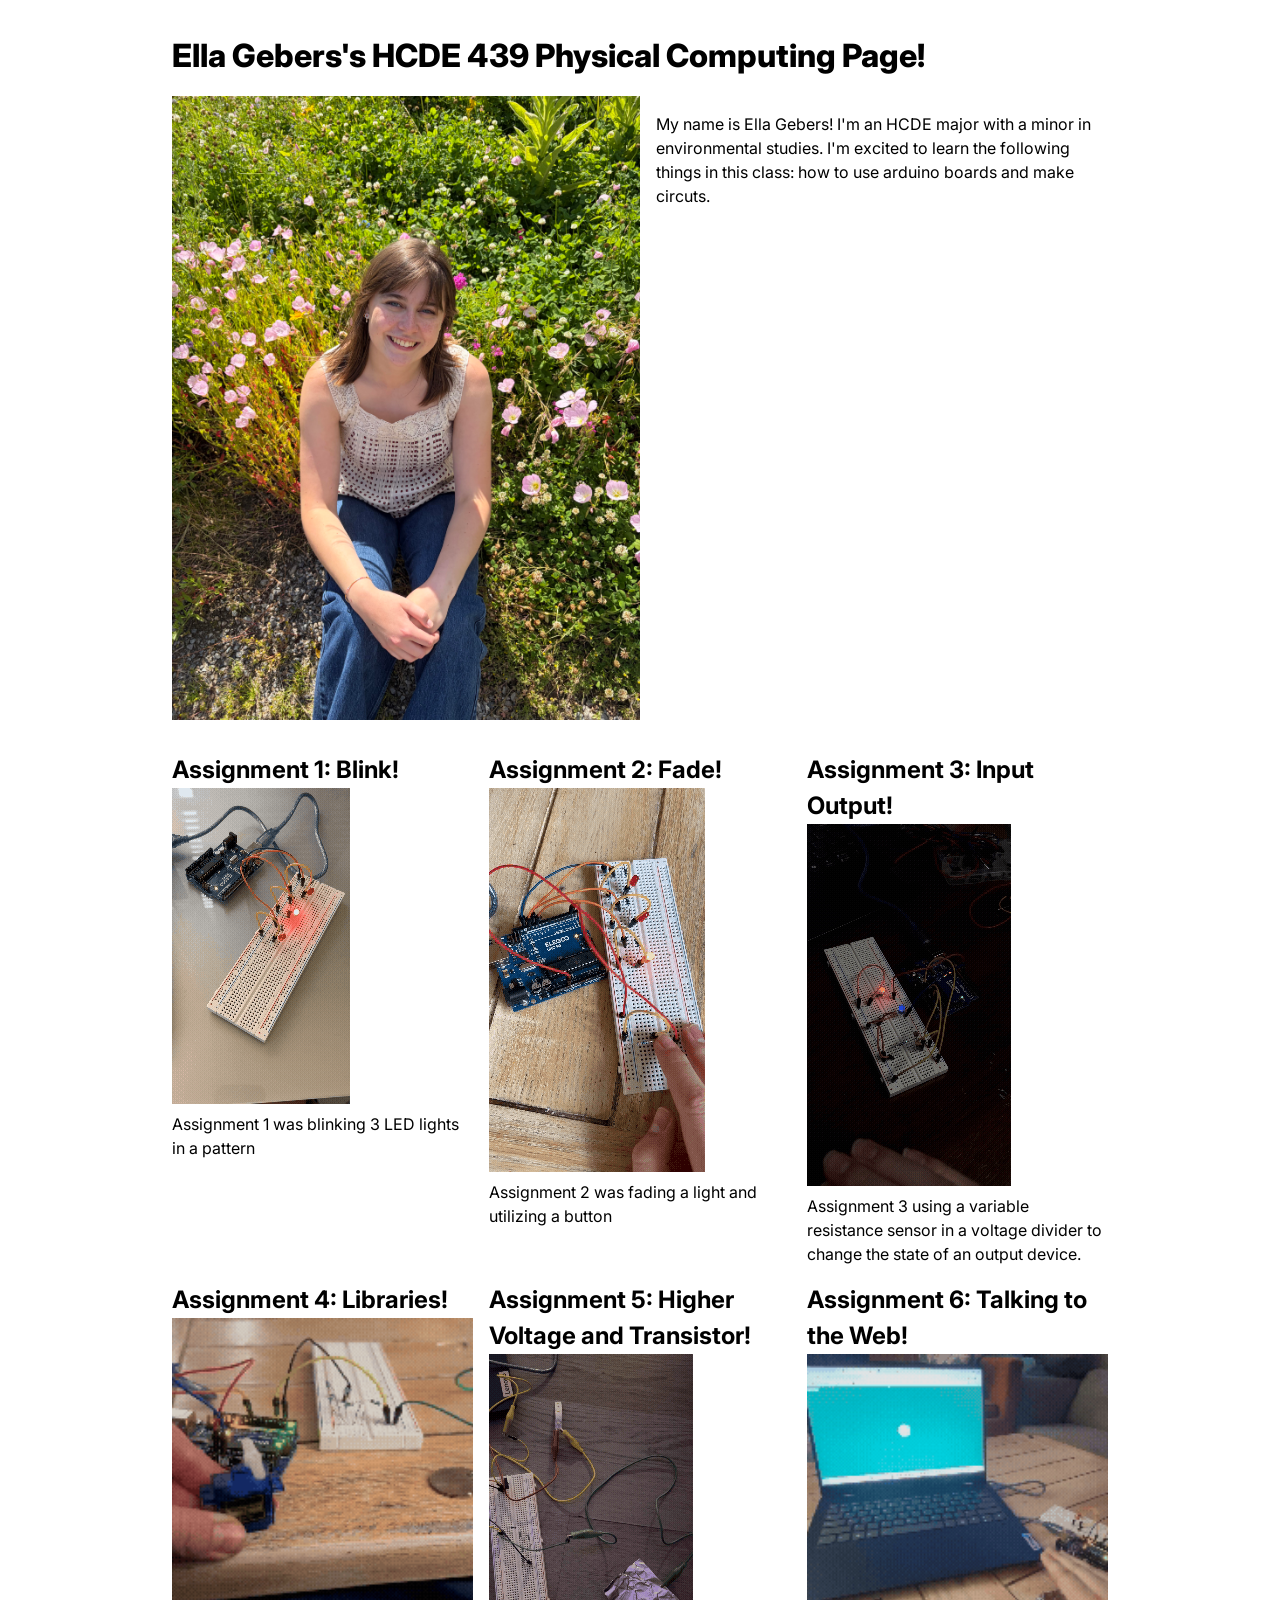
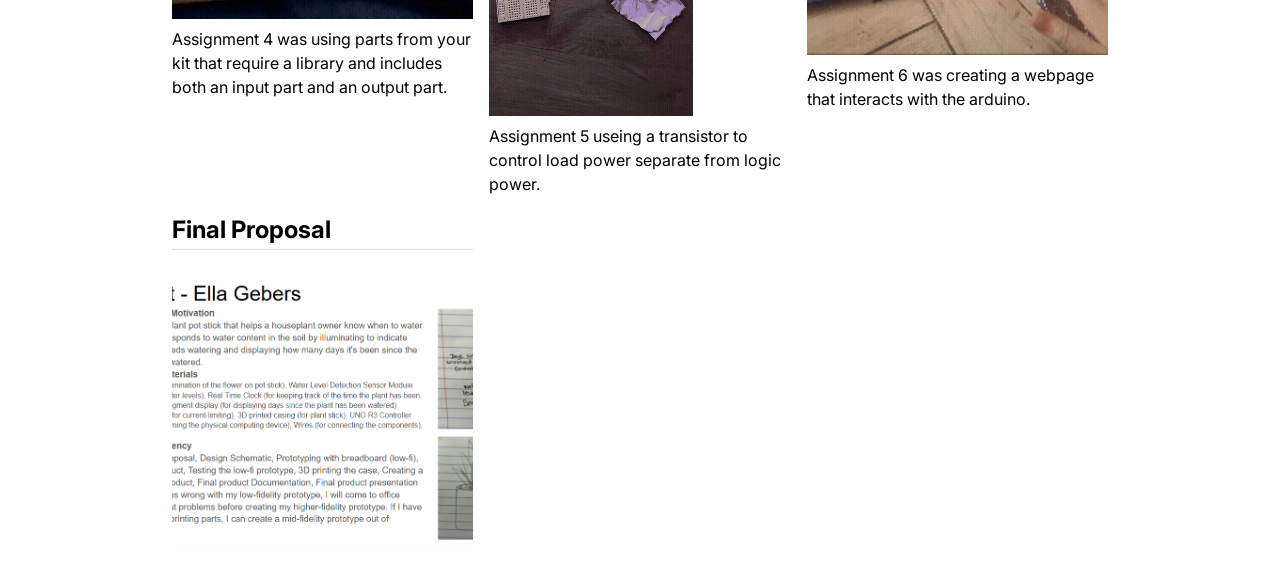
<file: docs/index.html>
<!DOCTYPE html>
<html>
  <head>
    <meta charset="utf-8" />
    <meta name="viewport" content="width=device-width, maximum-scale=1.0" />

    <title>Ella Gebers's HCDE 439 Physical Computing Page!</title>

    <link href="style.css" rel="stylesheet" />
  </head>
  <body>
    <h1>Ella Gebers's HCDE 439 Physical Computing Page!</h1>

    <div class="header">
      <img src="ellagebers.jpg" />
      <p>
        My name is Ella Gebers! I'm an HCDE major with a minor in environmental studies. 
        I'm excited to learn the following things in this class: how to use arduino boards and make circuts.
      </p>
    </div>

    <div class="grid">
      <div class="assignment">
        <a href="a1.html">
          <h2>Assignment 1: Blink!</h2>
          <img src="A1circut.gif" />
        </a>
        <p>Assignment 1 was blinking 3 LED lights in a pattern</p>
      </div>

      <div class="assignment">
        <a href="a2.html">
          <h2>Assignment 2: Fade!</h2>
          <img src="A2Circut.gif" />
        </a>
        <p>Assignment 2 was fading a light and utilizing a button</p>
      </div>

      <div class="assignment">
        <a href="a3.html">
          <h2>Assignment 3: Input Output!</h2>
          <img src="A3CircutVideo.gif" />
        </a>
        <p>Assignment 3 using a variable resistance sensor in a 
          voltage divider to change the state of an output device.</p>
      </div>

      <div class="assignment">
        <a href="a4.html">
          <h2>Assignment 4: Libraries!</h2>
          <img src="A4CircutVideo.gif" />
        </a>
        <p>Assignment 4 was using parts from your kit that require a library 
          and includes both an input part and an output part. 
      </div>

      <div class="assignment">
        <a href="a5.html">
          <h2>Assignment 5: Higher Voltage and Transistor!</h2>
          <img src="A5CircuitVideo.gif" />
        </a>
        <p>Assignment 5 useing a transistor to control load power separate from logic power. 
      </div>

      <div class="assignment">
        <a href="a6.html">
          <h2>Assignment 6: Talking to the Web!</h2>
          <img src="A6Video.gif" />
        </a>
        <p>Assignment 6 was creating a webpage that interacts with the arduino. 
      </div>

      <div class="assignment">
        <a href="final.html">
          <h2>Final Proposal</h2>
          <img src="Proposal.png" />
        </a>
      </div>
    </div>
  </body>
</html>
</file>
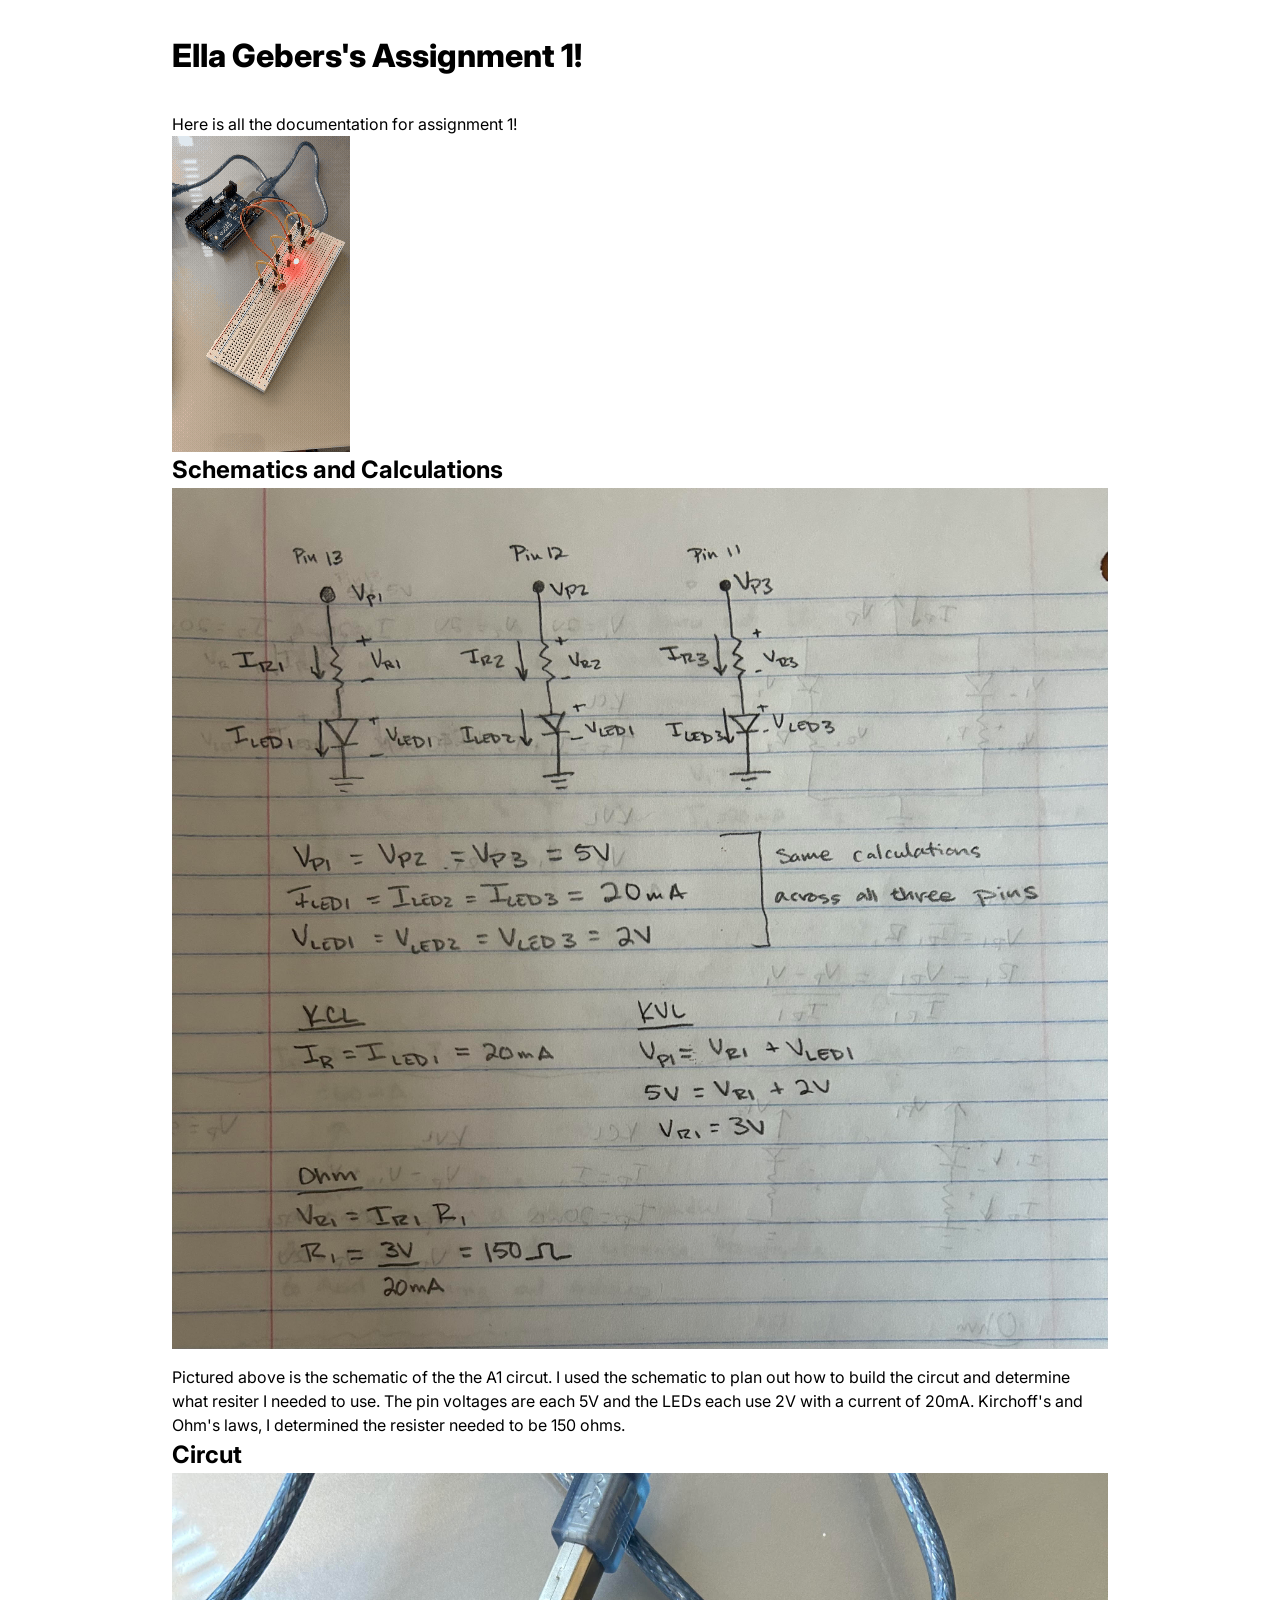
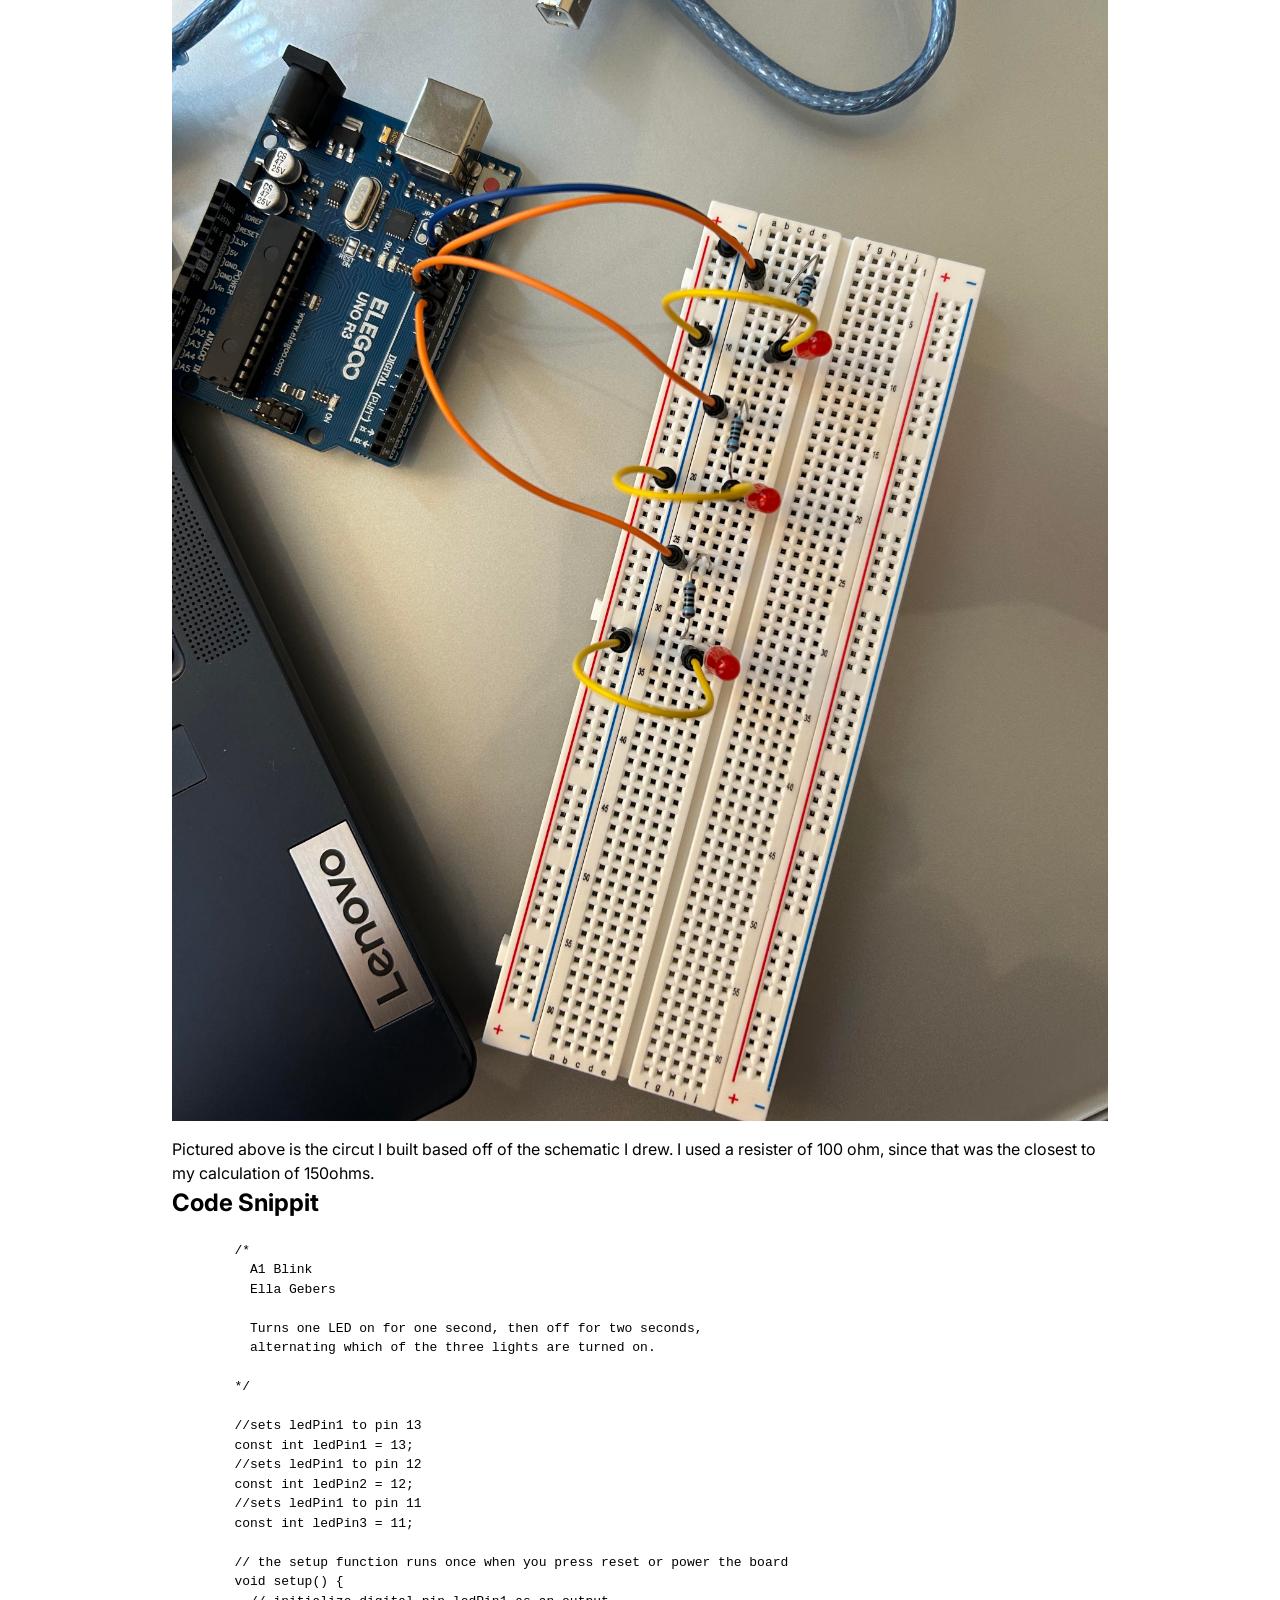
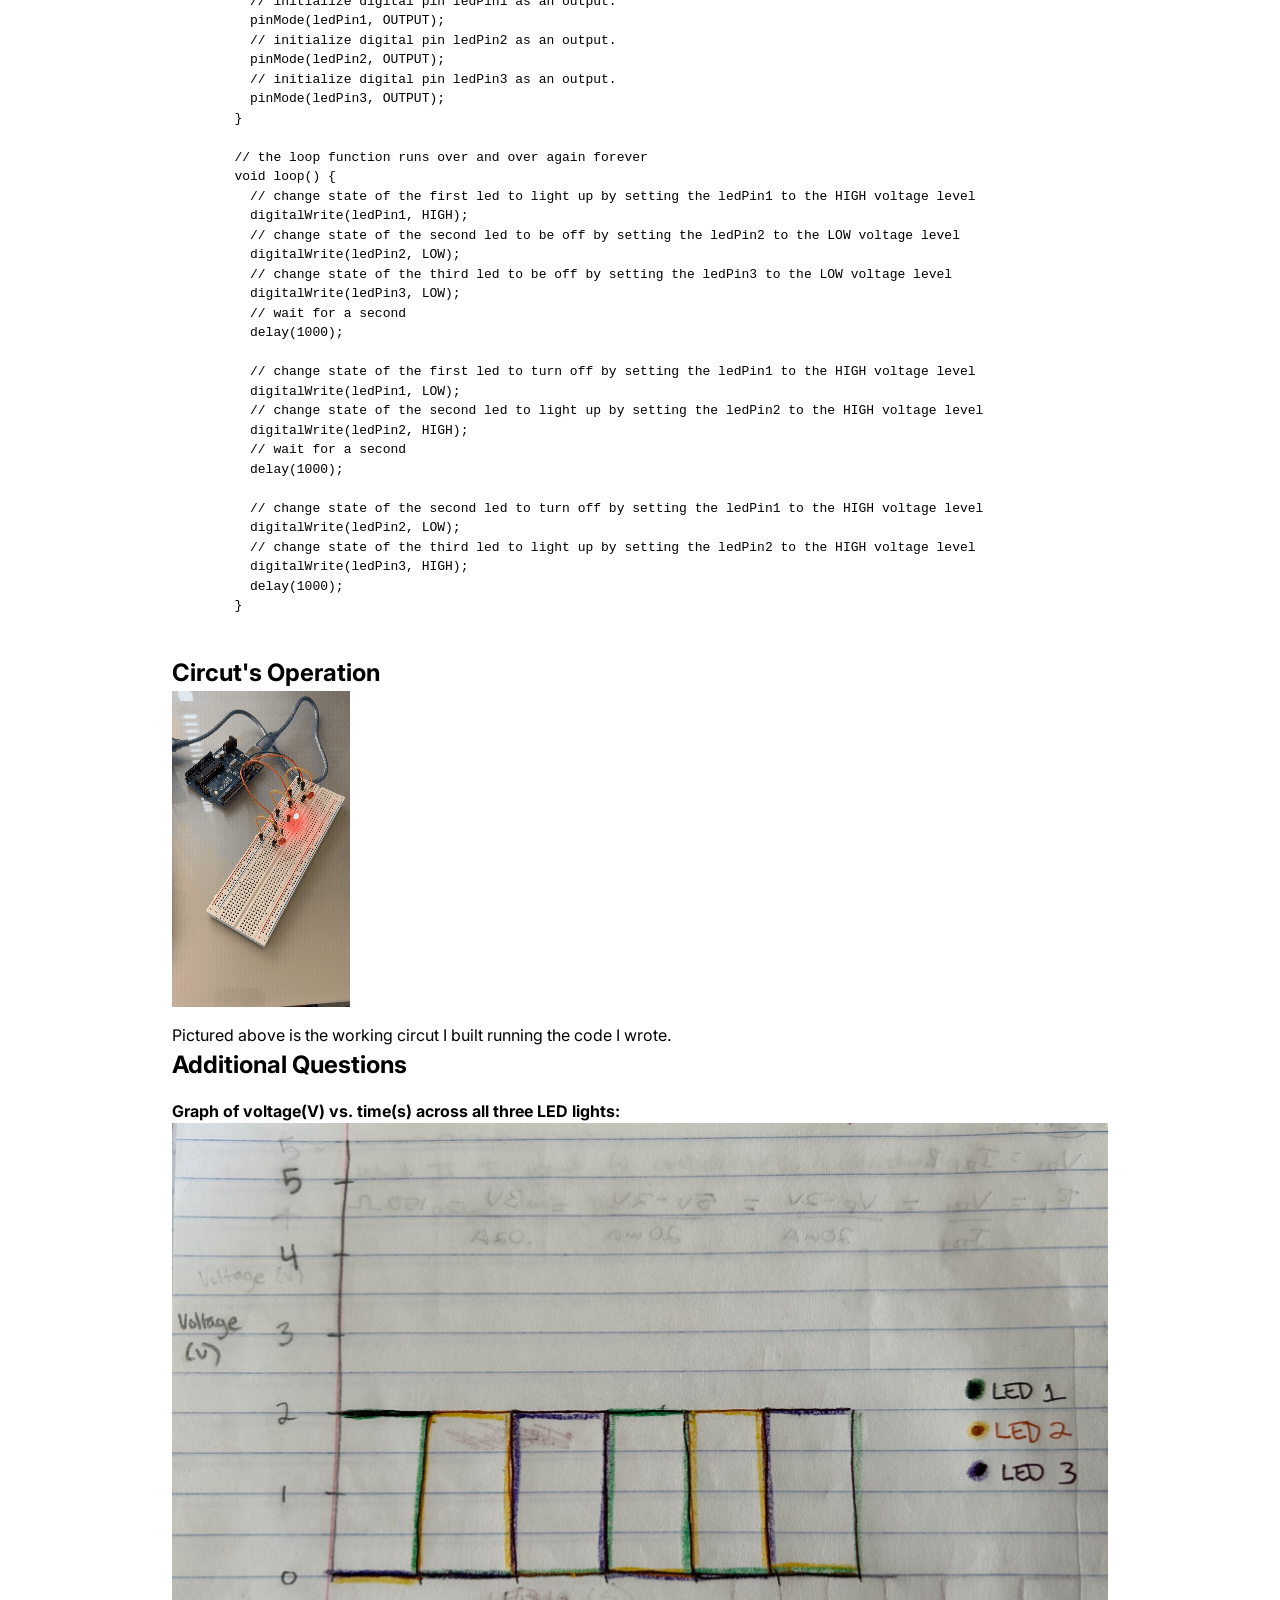
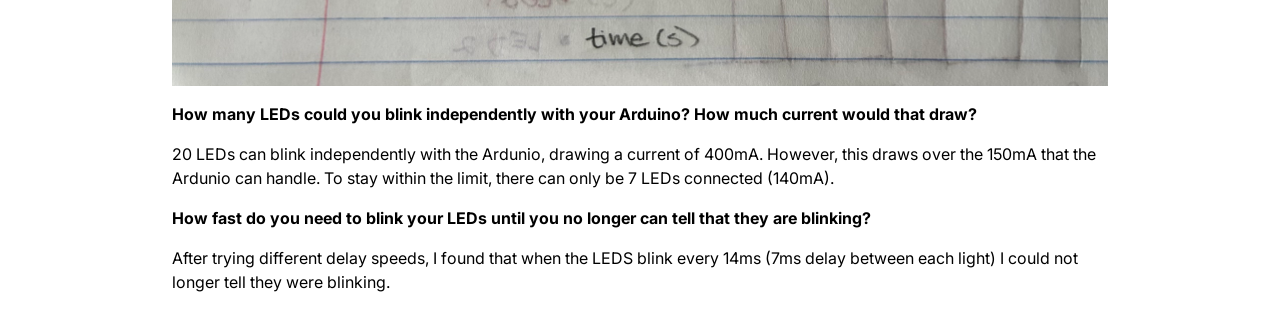
<file: docs/a1.html>
<!DOCTYPE html>
<html>
  <head>
    <meta charset="utf-8" />
    <meta name="viewport" content="width=device-width, maximum-scale=1.0" />

    <title>Ella Gebers's HCDE 439 Physical Computing Page!</title>

    <link href="style.css" rel="stylesheet" type="text/css" />
  </head>
  <body>
    <h1>Ella Gebers's Assignment 1!</h1>
    <div class="header">
      <p>Here is all the documentation for assignment 1!</p>
    </div>
    <img src="A1circut.gif" />
      
      <h2>Schematics and Calculations</h2>
      <img src="A1schematic.jpg" />
      <p>Pictured above is the schematic of the the A1 circut. I used the schematic to plan out how 
        to build the circut and determine what resiter I needed to use. 
        The pin voltages are each 5V and the LEDs each use 2V with a current of 20mA. 
        Kirchoff's and Ohm's laws, I determined the resister needed to be 150 ohms. 
      </p>
      <h2>Circut<h2></h2>
      <img src="A1circut.jpg" />
      <p>Pictured above is the circut I built based off of the schematic I drew. 
        I used a resister of 100 ohm, since that was the closest to my calculation of 150ohms.
      </p>
      <h2>Code Snippit</h2>
      <pre>
      <code> 
        /*
          A1 Blink
          Ella Gebers

          Turns one LED on for one second, then off for two seconds, 
          alternating which of the three lights are turned on.

        */

        //sets ledPin1 to pin 13
        const int ledPin1 = 13;
        //sets ledPin1 to pin 12
        const int ledPin2 = 12;
        //sets ledPin1 to pin 11
        const int ledPin3 = 11;

        // the setup function runs once when you press reset or power the board
        void setup() {
          // initialize digital pin ledPin1 as an output.
          pinMode(ledPin1, OUTPUT);
          // initialize digital pin ledPin2 as an output.
          pinMode(ledPin2, OUTPUT);
          // initialize digital pin ledPin3 as an output.
          pinMode(ledPin3, OUTPUT);
        }

        // the loop function runs over and over again forever
        void loop() {
          // change state of the first led to light up by setting the ledPin1 to the HIGH voltage level
          digitalWrite(ledPin1, HIGH);
          // change state of the second led to be off by setting the ledPin2 to the LOW voltage level  
          digitalWrite(ledPin2, LOW);
          // change state of the third led to be off by setting the ledPin3 to the LOW voltage level  
          digitalWrite(ledPin3, LOW);
          // wait for a second
          delay(1000);

          // change state of the first led to turn off by setting the ledPin1 to the HIGH voltage level
          digitalWrite(ledPin1, LOW);
          // change state of the second led to light up by setting the ledPin2 to the HIGH voltage level
          digitalWrite(ledPin2, HIGH);
          // wait for a second
          delay(1000);                      

          // change state of the second led to turn off by setting the ledPin1 to the HIGH voltage level
          digitalWrite(ledPin2, LOW);
          // change state of the third led to light up by setting the ledPin2 to the HIGH voltage level
          digitalWrite(ledPin3, HIGH);
          delay(1000); 
        }
      </code>
      </pre>
      <h2>Circut's Operation</h2>
      <img src="A1circut.gif" />
      <p>Pictured above is the working circut I built running the code I wrote.</p>
      <h2>Additional Questions</h2>
      <p><b>Graph of voltage(V) vs. time(s) across all three LED lights:</b></p>
      <img src="a1graph.jpg" />
      <p><b>How many LEDs could you blink independently with your Arduino? 
        How much current would that draw?</b></p>
      <p> 20 LEDs can blink independently with the Ardunio, drawing a current of 400mA.
        However, this draws over the 150mA that the Ardunio can handle. To stay within the limit, 
        there can only be 7 LEDs connected (140mA).
      </p>
      <p><b>How fast do you need to blink your LEDs until you no longer can tell that they are blinking?
      </p></b>
      <p> After trying different delay speeds, I found that when the LEDS blink every 
        14ms (7ms delay between each light) I could not longer tell they were blinking.</p>
  </body>
</html>
</file>
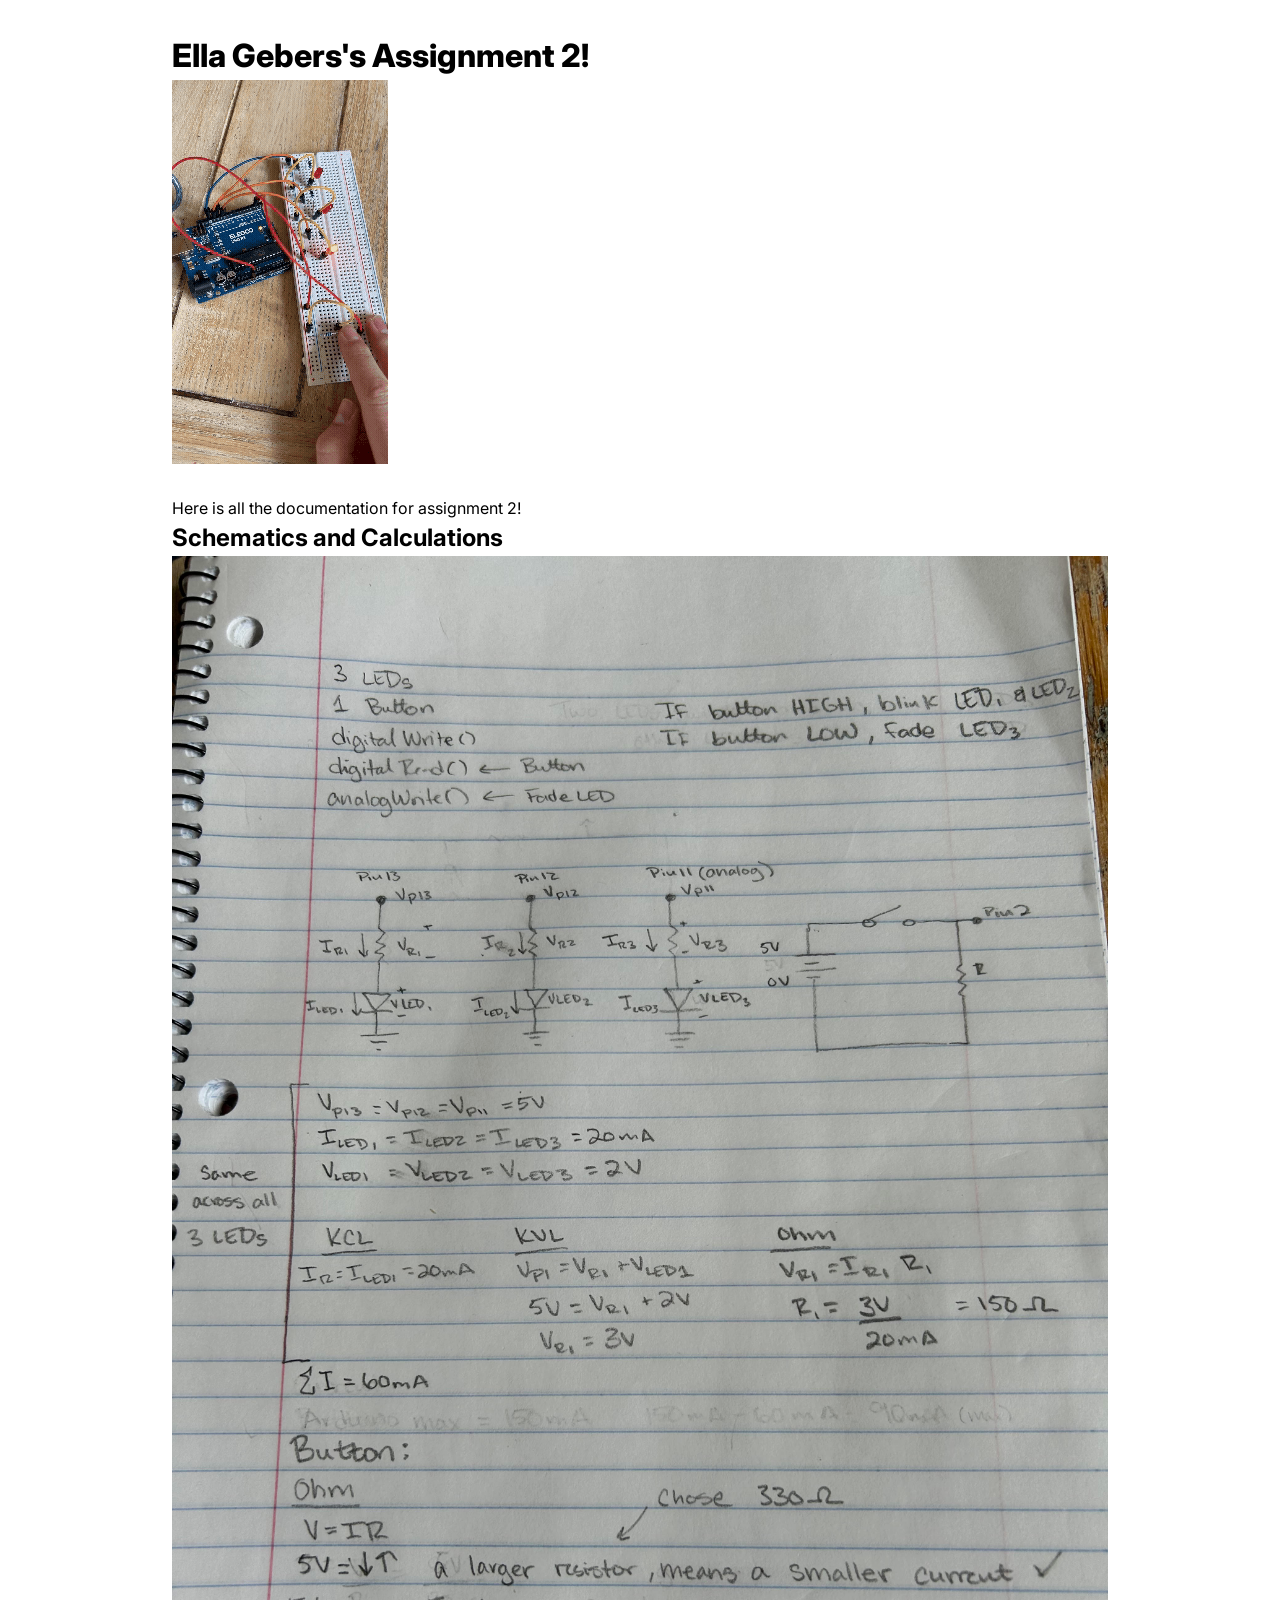
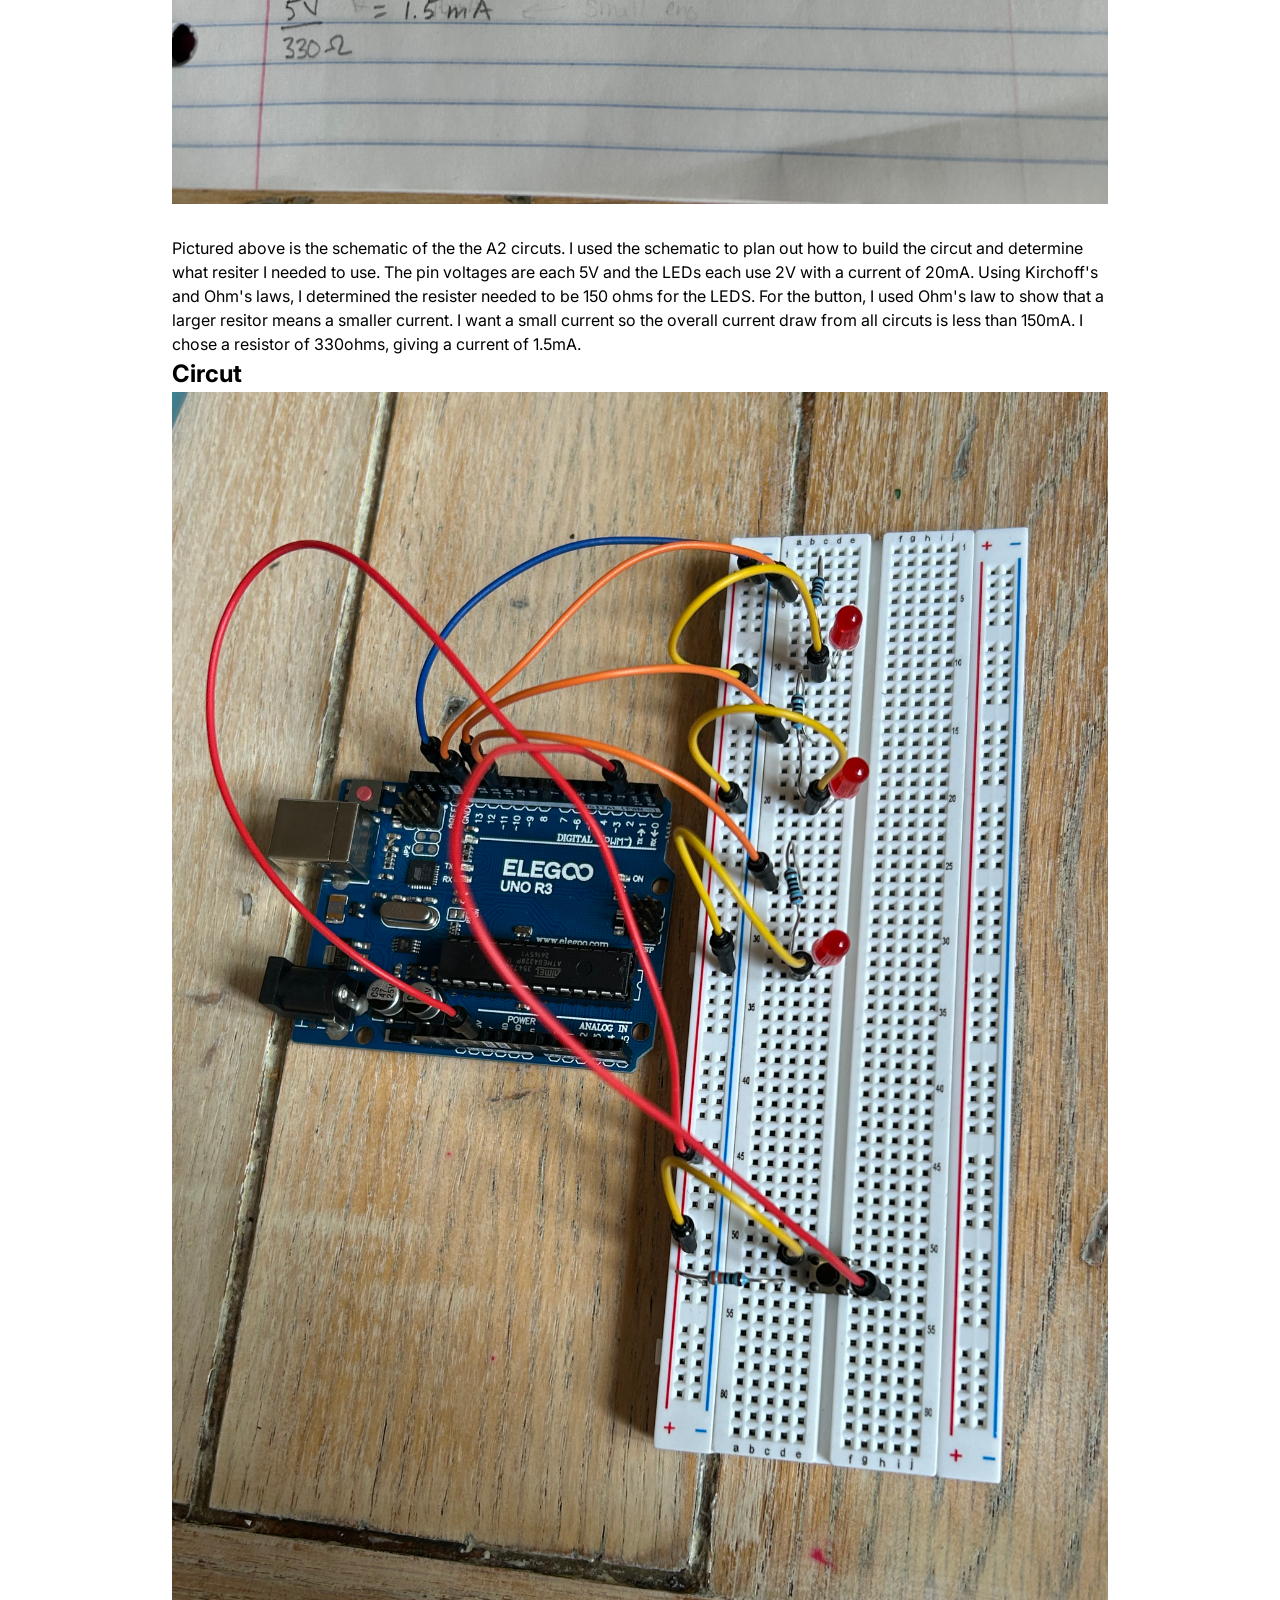
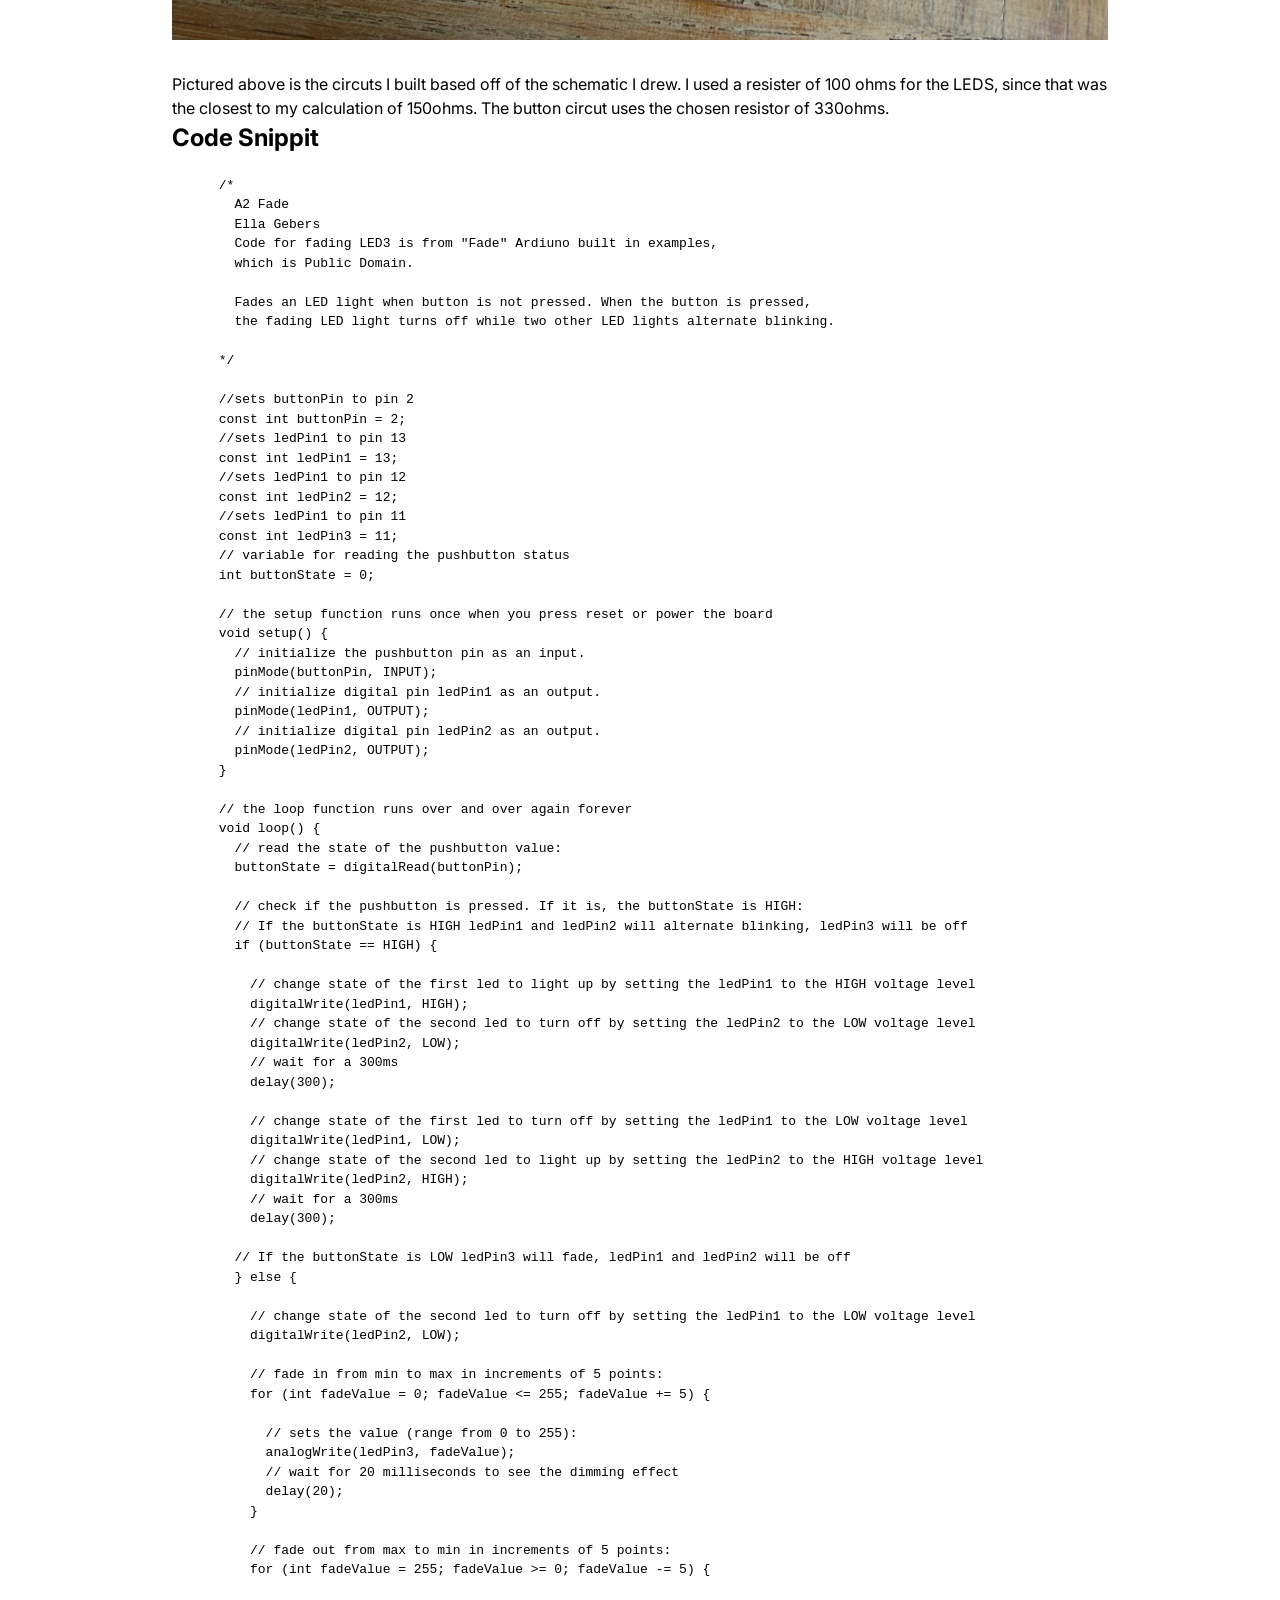
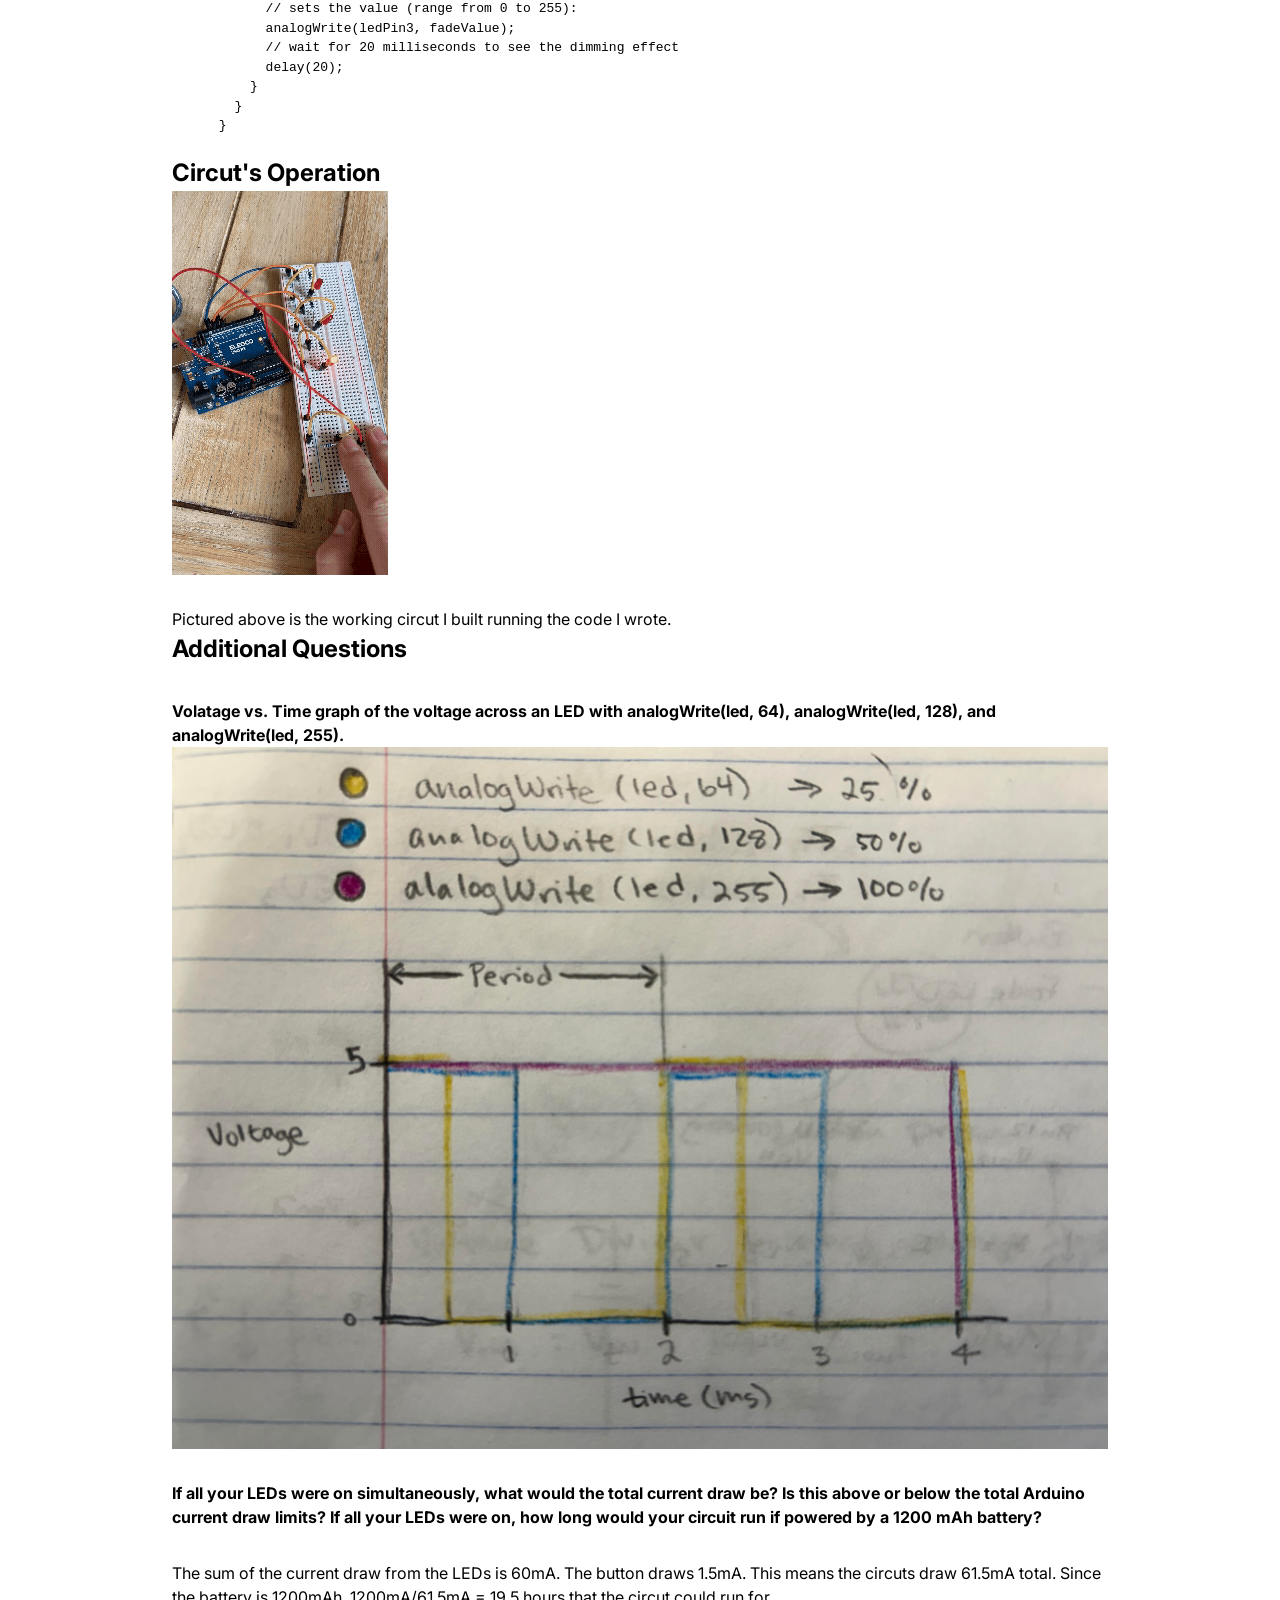
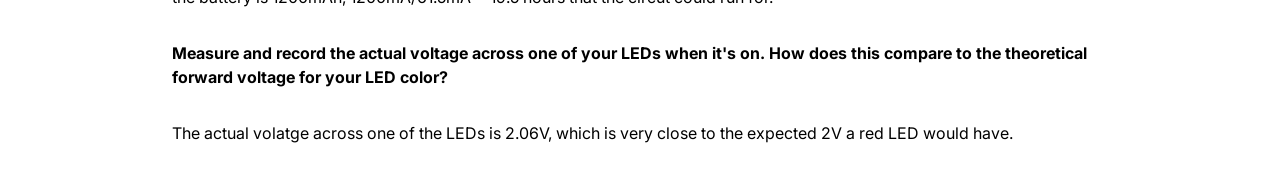
<file: docs/a2.html>
<!DOCTYPE html>
<html>
  <head>
    <meta charset="utf-8" />
    <meta name="viewport" content="width=device-width, maximum-scale=1.0" />

    <title>Ella Gebers's HCDE 439 Physical Computing Page!</title>

    <link href="style.css" rel="stylesheet" type="text/css" />
  </head>
  <body>
    <h1>Ella Gebers's Assignment 2!</h1>
    <img src="A2Circut.gif" />
    <div class="header">
      <p>Here is all the documentation for assignment 2!</p>
    </div>
  </body>

  <body>
    <h2>Schematics and Calculations</h2>
    <img src="A2Calculations.jpg" />
    <div class="header">
      <p>Pictured above is the schematic of the the A2 circuts. I used the schematic to plan out how 
        to build the circut and determine what resiter I needed to use. 
        The pin voltages are each 5V and the LEDs each use 2V with a current of 20mA. 
        Using Kirchoff's and Ohm's laws, I determined the resister needed to be 150 ohms for the LEDS.
        For the button, I used Ohm's law to show that a larger resitor means a smaller current.
        I want a small current so the overall current draw from all circuts is less than 150mA. 
        I chose a resistor of 330ohms, giving a current of 1.5mA.
       </p>
    </div>
  </body>

  <body>
    <h2>Circut</h2>
    <img src="A2Circut.jpg" />
    <div class="header">
      <p>Pictured above is the circuts I built based off of the schematic I drew. 
        I used a resister of 100 ohms for the LEDS, since that was the closest 
        to my calculation of 150ohms. The button circut uses the chosen resistor of 330ohms.</p>
    </div>
  </body>

  <body>
    <h2>Code Snippit</h2>
    <pre>
    <code>
      /*
        A2 Fade
        Ella Gebers
        Code for fading LED3 is from "Fade" Ardiuno built in examples,
        which is Public Domain.

        Fades an LED light when button is not pressed. When the button is pressed,
        the fading LED light turns off while two other LED lights alternate blinking.

      */

      //sets buttonPin to pin 2
      const int buttonPin = 2;
      //sets ledPin1 to pin 13
      const int ledPin1 = 13;
      //sets ledPin1 to pin 12
      const int ledPin2 = 12;
      //sets ledPin1 to pin 11
      const int ledPin3 = 11;
      // variable for reading the pushbutton status
      int buttonState = 0;

      // the setup function runs once when you press reset or power the board
      void setup() {
        // initialize the pushbutton pin as an input.
        pinMode(buttonPin, INPUT);
        // initialize digital pin ledPin1 as an output.
        pinMode(ledPin1, OUTPUT);
        // initialize digital pin ledPin2 as an output.
        pinMode(ledPin2, OUTPUT);
      }

      // the loop function runs over and over again forever
      void loop() {
        // read the state of the pushbutton value:
        buttonState = digitalRead(buttonPin); 

        // check if the pushbutton is pressed. If it is, the buttonState is HIGH:
        // If the buttonState is HIGH ledPin1 and ledPin2 will alternate blinking, ledPin3 will be off
        if (buttonState == HIGH) {
          
          // change state of the first led to light up by setting the ledPin1 to the HIGH voltage level
          digitalWrite(ledPin1, HIGH);
          // change state of the second led to turn off by setting the ledPin2 to the LOW voltage level
          digitalWrite(ledPin2, LOW); 
          // wait for a 300ms
          delay(300);

          // change state of the first led to turn off by setting the ledPin1 to the LOW voltage level
          digitalWrite(ledPin1, LOW);
          // change state of the second led to light up by setting the ledPin2 to the HIGH voltage level
          digitalWrite(ledPin2, HIGH);
          // wait for a 300ms
          delay(300);                    
        
        // If the buttonState is LOW ledPin3 will fade, ledPin1 and ledPin2 will be off
        } else {

          // change state of the second led to turn off by setting the ledPin1 to the LOW voltage level
          digitalWrite(ledPin2, LOW);

          // fade in from min to max in increments of 5 points:
          for (int fadeValue = 0; fadeValue <= 255; fadeValue += 5) {
            
            // sets the value (range from 0 to 255):
            analogWrite(ledPin3, fadeValue);
            // wait for 20 milliseconds to see the dimming effect
            delay(20);
          }

          // fade out from max to min in increments of 5 points:
          for (int fadeValue = 255; fadeValue >= 0; fadeValue -= 5) {
            
            // sets the value (range from 0 to 255):
            analogWrite(ledPin3, fadeValue);
            // wait for 20 milliseconds to see the dimming effect
            delay(20);
          }
        }
      }
    </pre>
    </code>
  </body>

  <body>
    <h2>Circut's Operation</h2>
    <img src="A2Circut.gif" />
    <div class="header">
      <p>Pictured above is the working circut I built running the code I wrote.</p>
    </div>
  </body>

  <body>
    <h2>Additional Questions</h2>
    <div class="header">
      <p><b> Volatage vs. Time graph of the voltage across an LED with 
        analogWrite(led, 64), analogWrite(led, 128), and analogWrite(led, 255).</b></p>
    </div>
     <img src="A2Graph.jpg" />
  </body>

  <body>
    <div class="header">
      <p><b>  If all your LEDs were on simultaneously, what would the total current draw be?
         Is this above or below the total Arduino current draw limits? 
         If all your LEDs were on, how long would your circuit run if
         powered by a 1200 mAh battery?</b></p>
    </div>
    <div class="header">
      <p> The sum of the current draw from the LEDs is 60mA. The button draws 1.5mA.
        This means the circuts draw 61.5mA total. Since the battery is 1200mAh,
        1200mA/61.5mA = 19.5 hours that the circut could run for.
      </p>
    </div>
  </body>

  <body>
    <div class="header">
      <p><b>  Measure and record the actual voltage across one of your LEDs when it's on. 
        How does this compare to the theoretical forward voltage for your LED color?</b></p>
    </div>
    <div class="header">
      <p> The actual volatge across one of the LEDs is 2.06V, which is very close to the 
        expected 2V a red LED would have.
      </p>
    </div>
  </body>

</html>
</file>
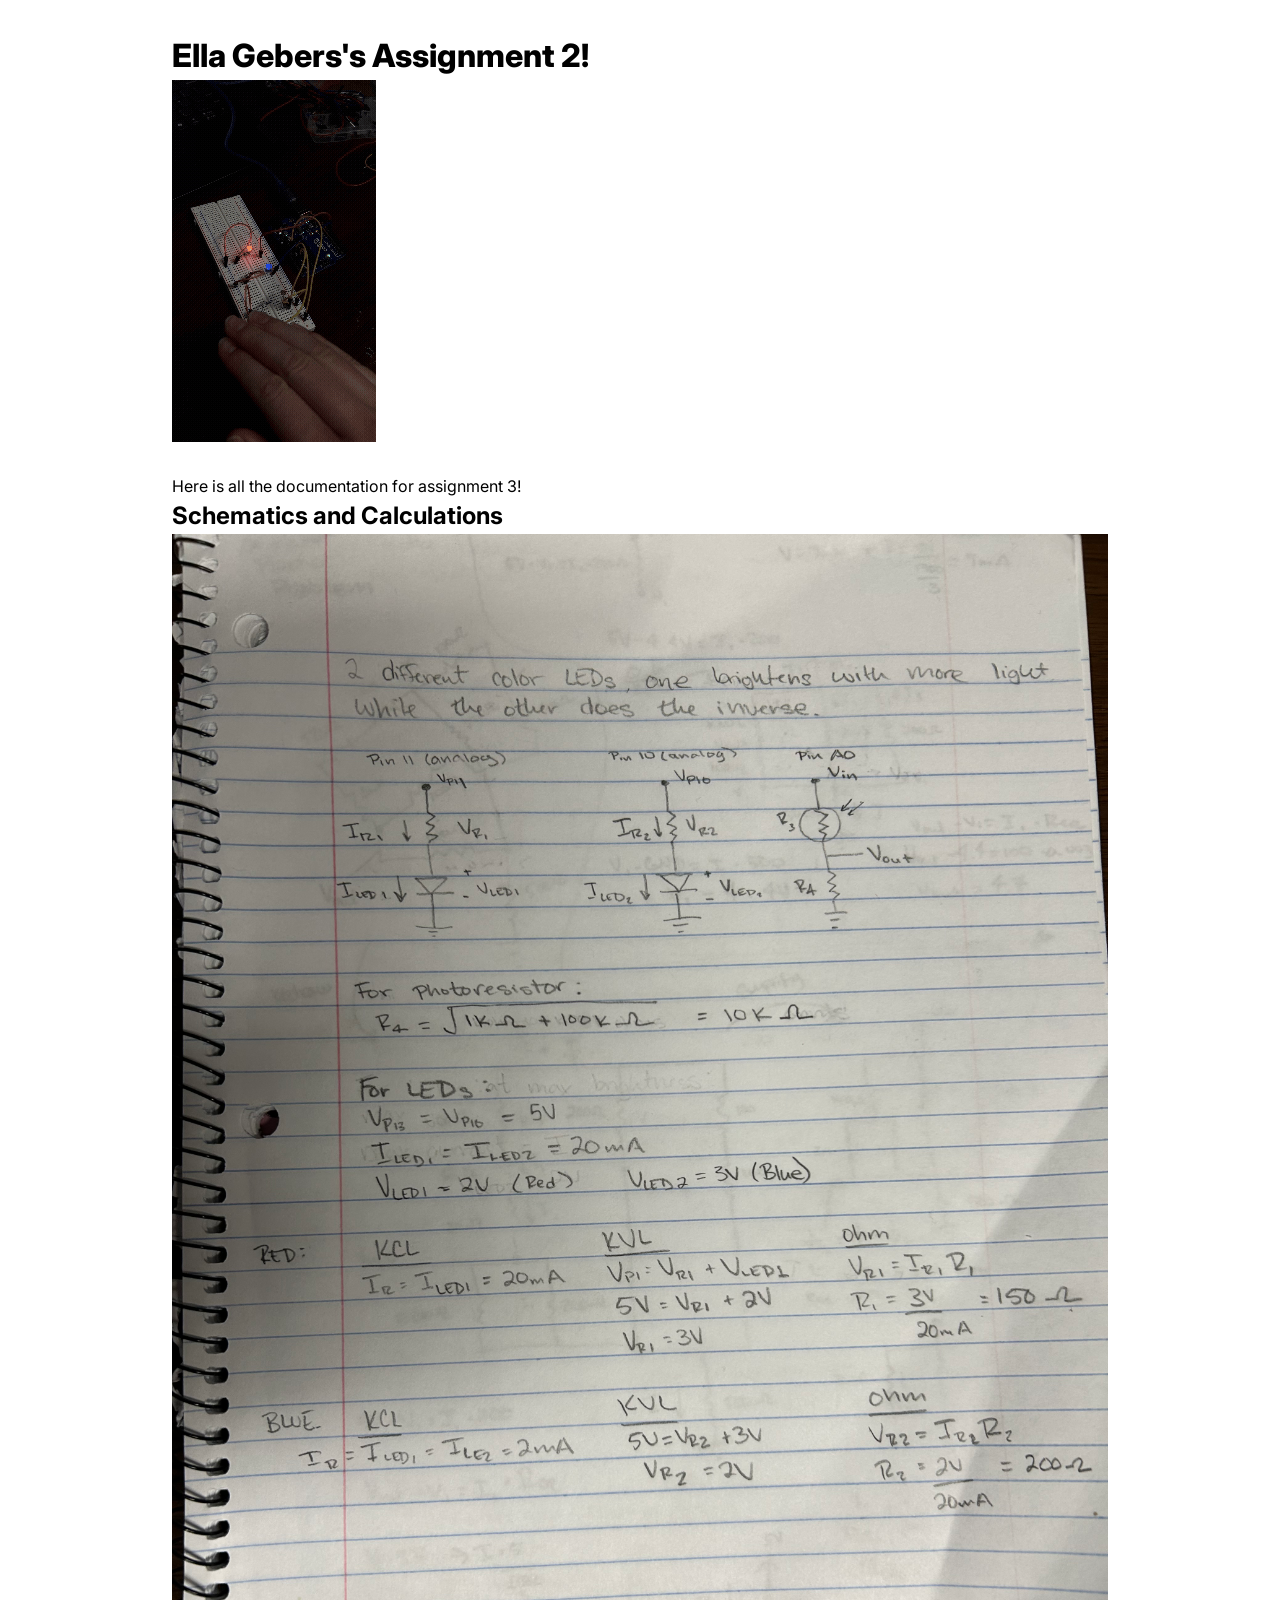
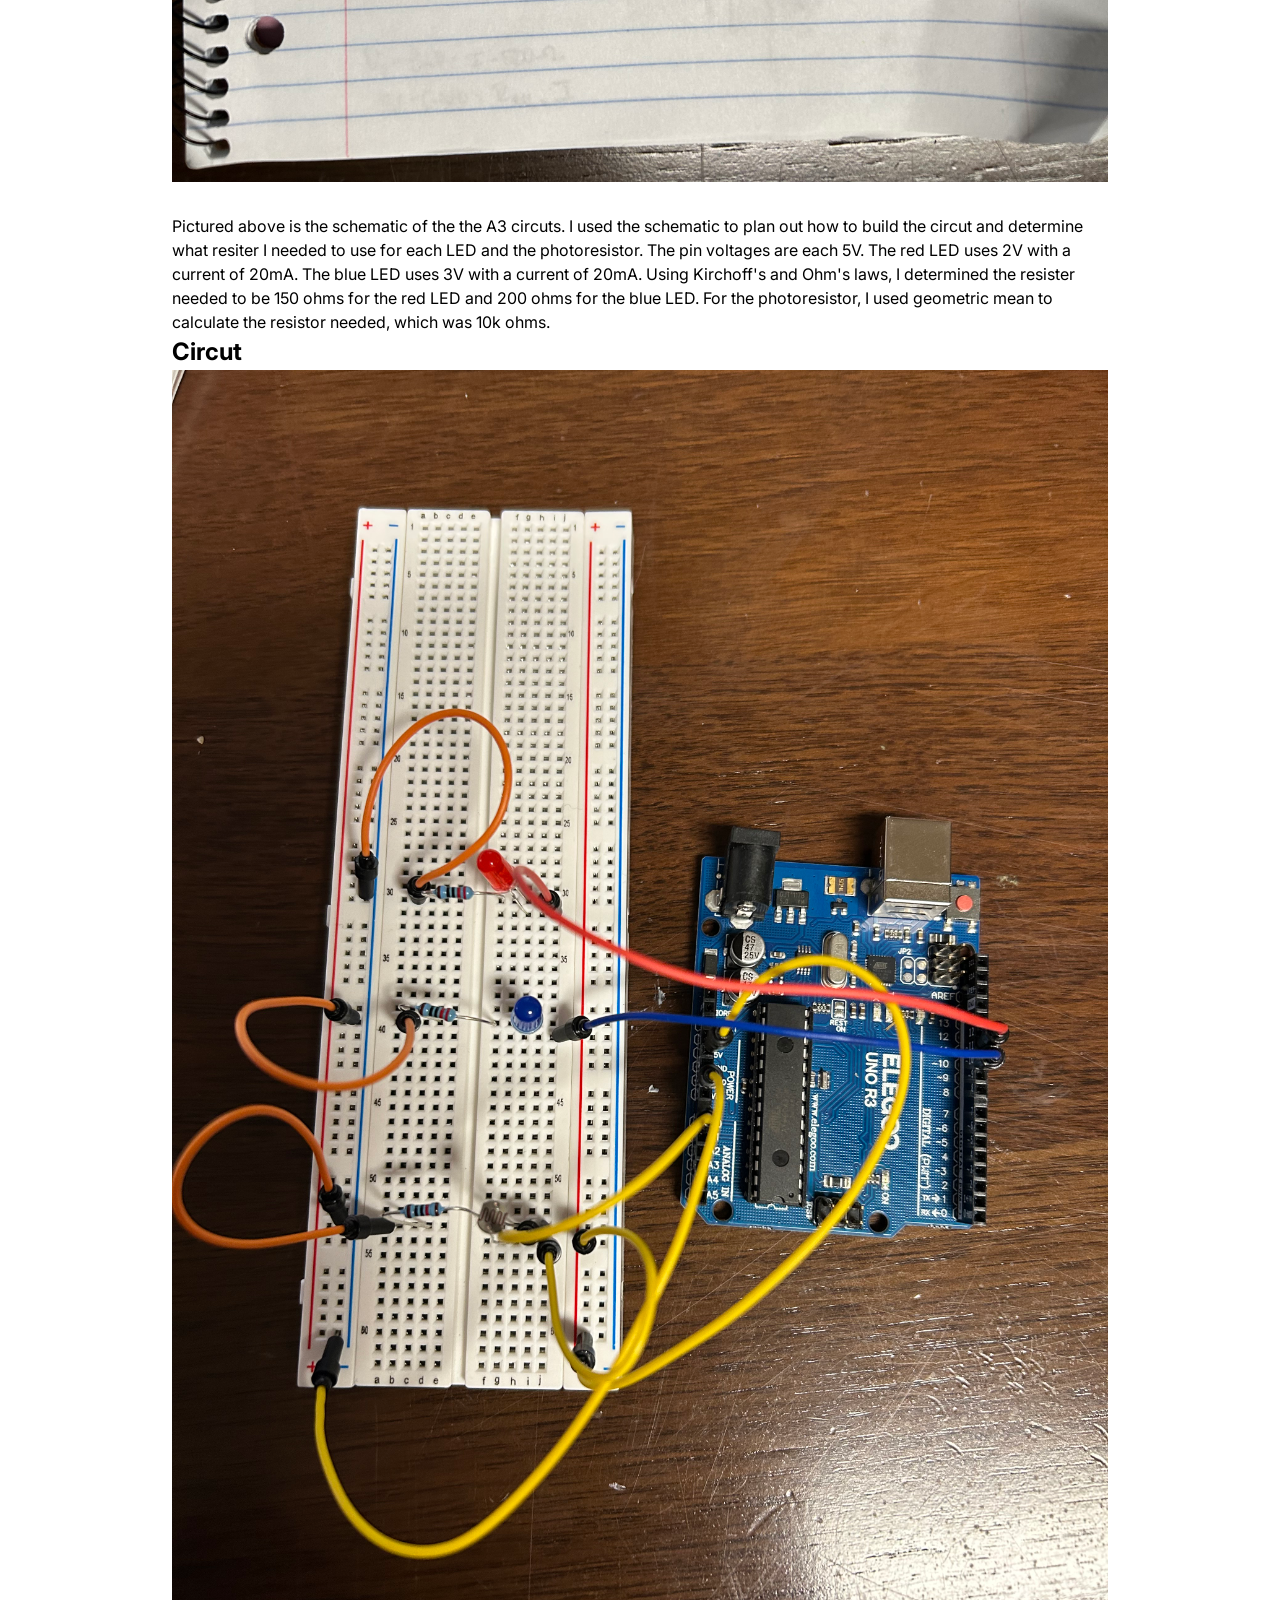
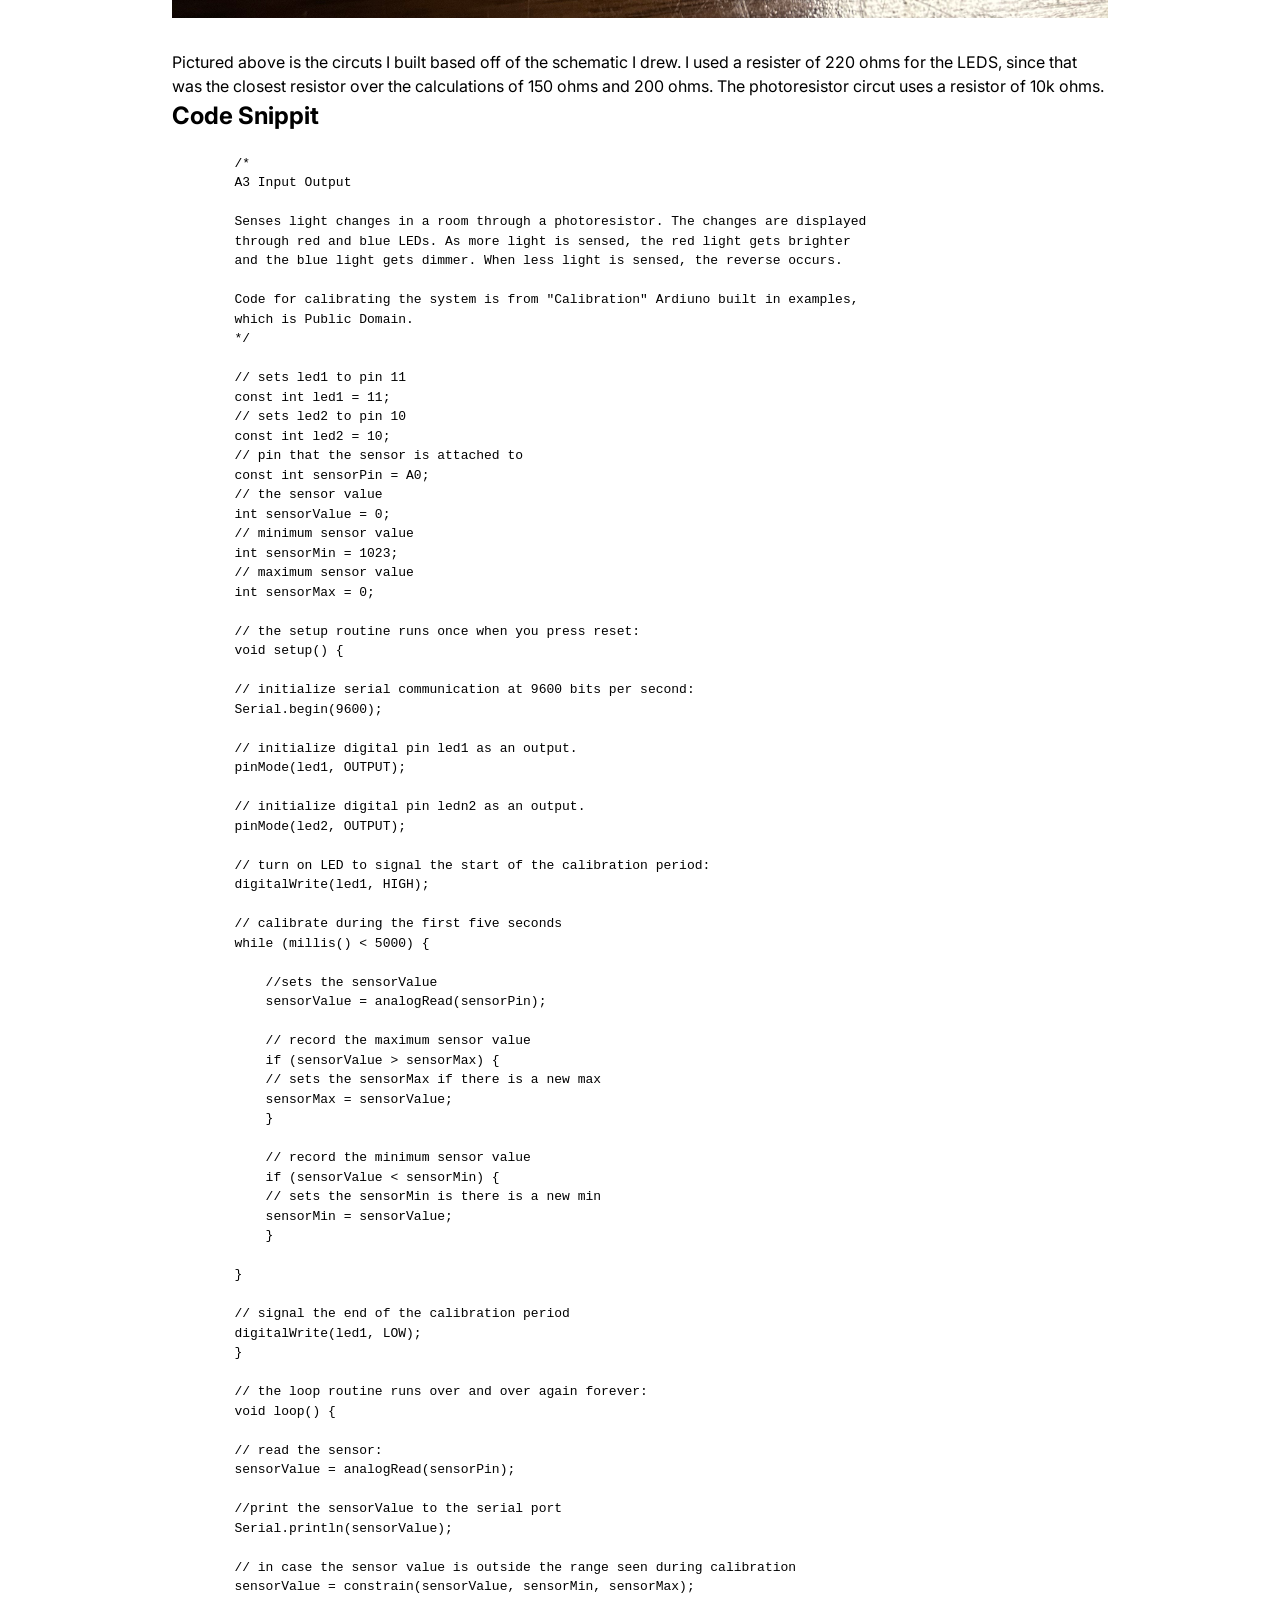
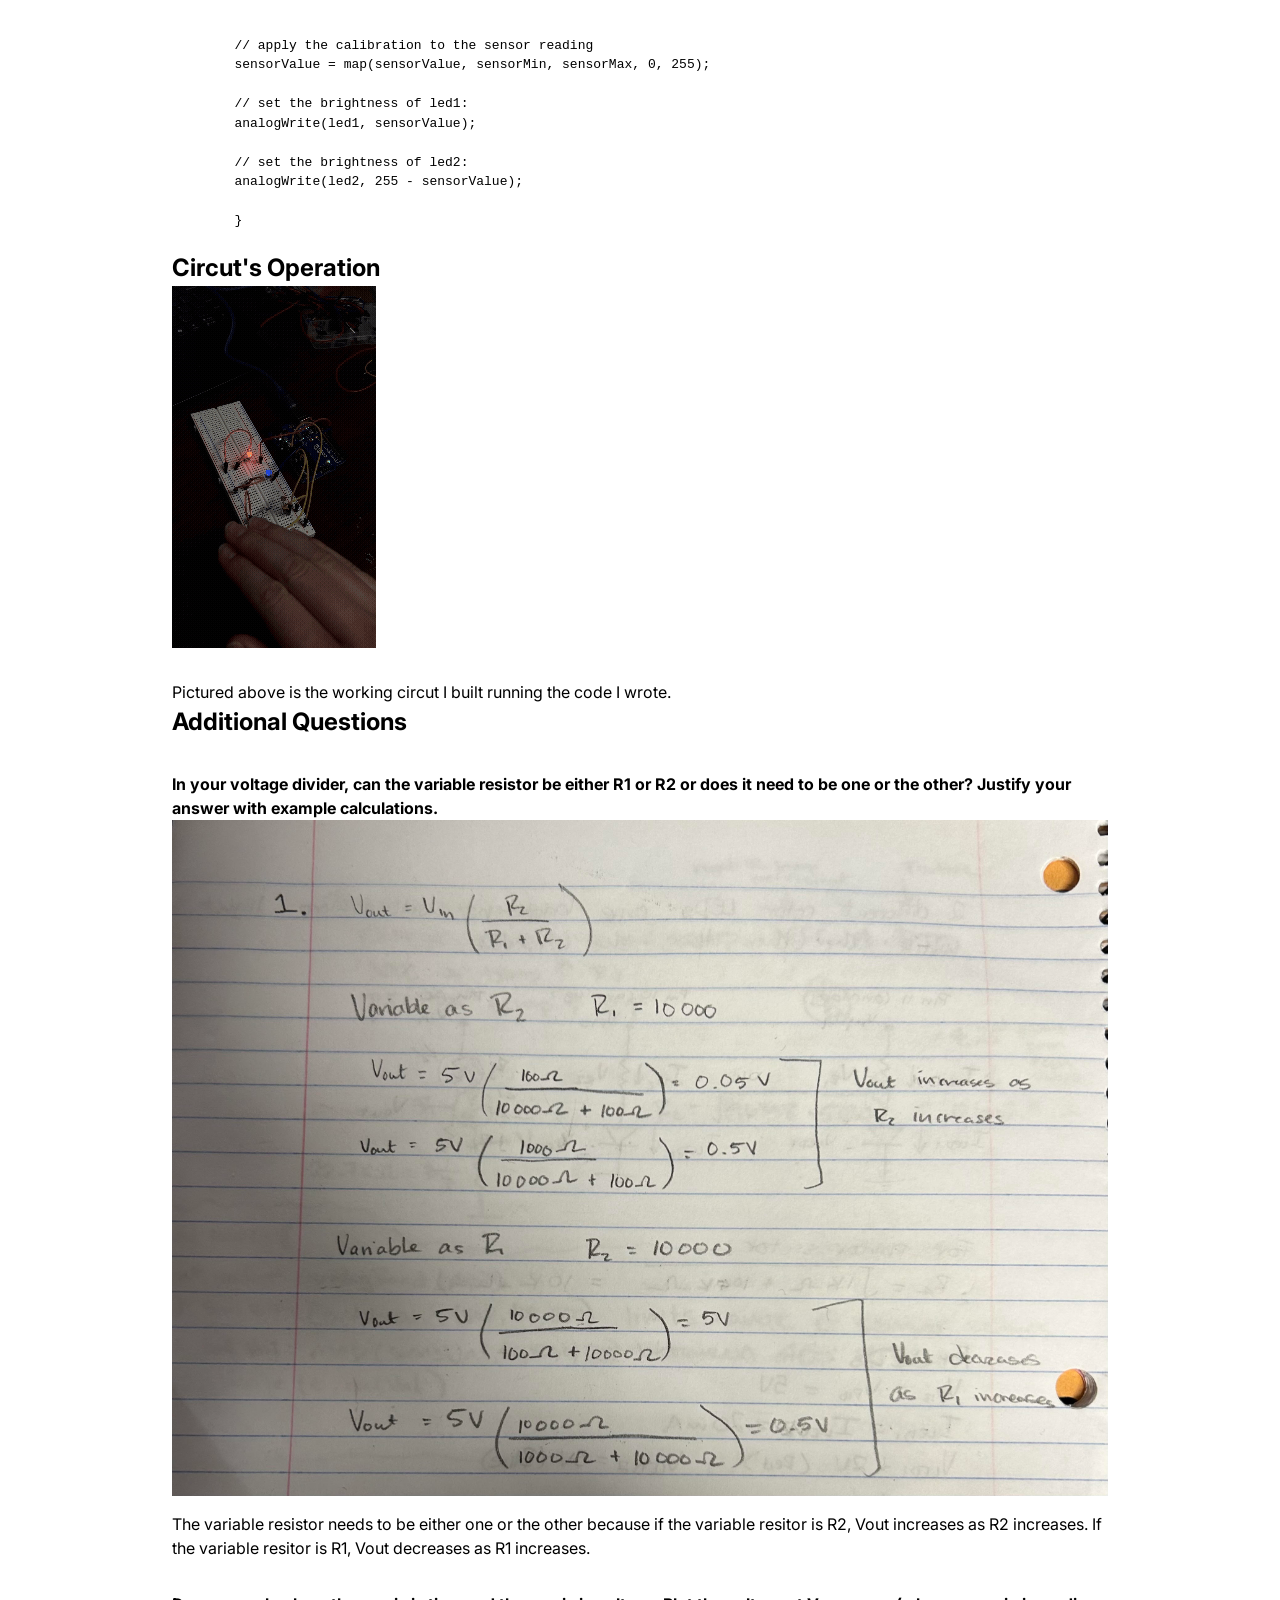
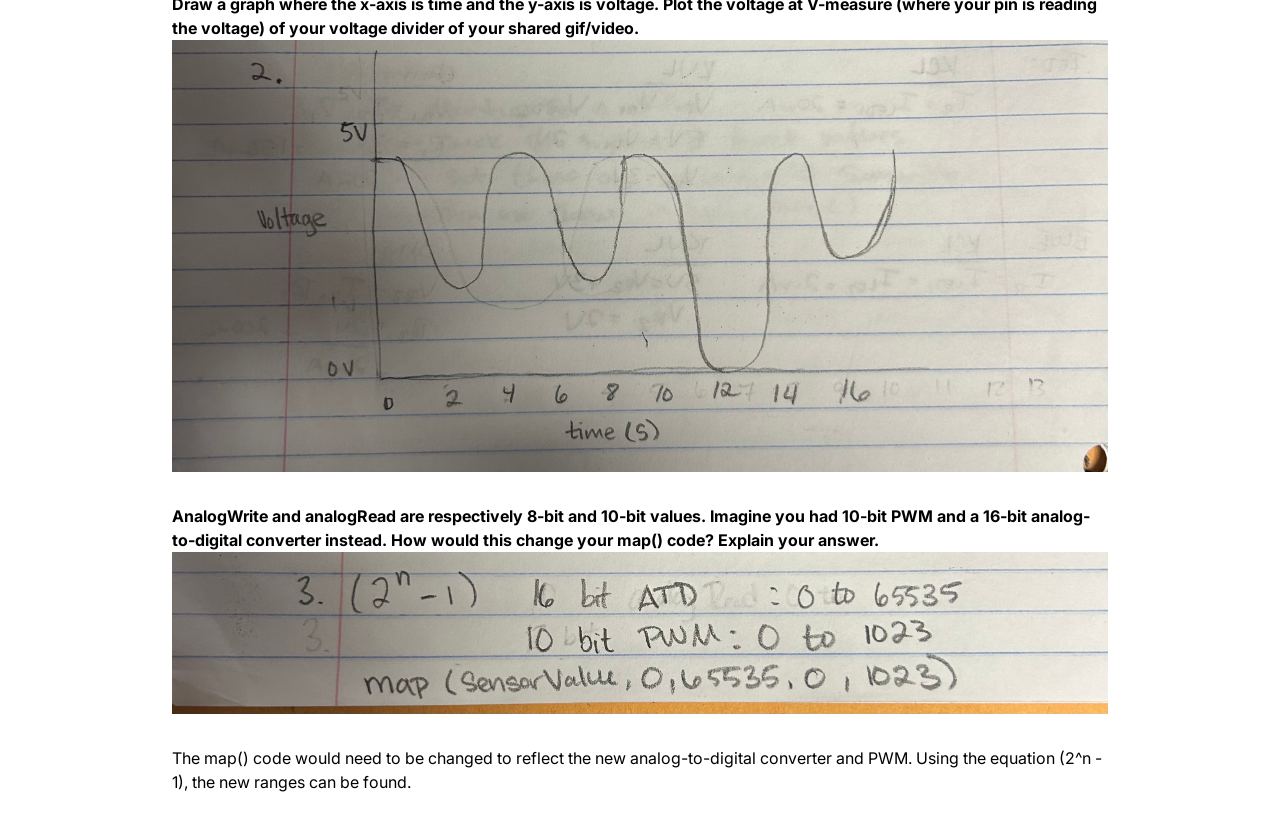
<file: docs/a3.html>
<!DOCTYPE html>
<html>
  <head>
    <meta charset="utf-8" />
    <meta name="viewport" content="width=device-width, maximum-scale=1.0" />

    <title>Ella Gebers's HCDE 439 Physical Computing Page!</title>

    <link href="style.css" rel="stylesheet" type="text/css" />
  </head>
  <body>
    <h1>Ella Gebers's Assignment 2!</h1>
    <img src="A3CircutVideo.gif" />
    <div class="header">
      <p>Here is all the documentation for assignment 3!</p>
    </div>
  </body>

  <body>
    <h2>Schematics and Calculations</h2>
    <img src="A3Schematic.jpg" />
    <div class="header">
      <p>Pictured above is the schematic of the the A3 circuts. I used the schematic to plan out how 
        to build the circut and determine what resiter I needed to use for
        each LED and the photoresistor. The pin voltages are each 5V. 
        The red LED uses 2V with a current of 20mA. 
        The blue LED uses 3V with a current of 20mA. Using Kirchoff's and Ohm's laws, 
        I determined the resister needed to be 150 ohms for the red LED 
        and 200 ohms for the blue LED. For the photoresistor, I used geometric mean
        to calculate the resistor needed, which was 10k ohms.
       </p>
    </div>
  </body>

  <body>
    <h2>Circut</h2>
    <img src="A3Circut.jpg" />
    <div class="header">
      <p>Pictured above is the circuts I built based off of the schematic I drew. 
        I used a resister of 220 ohms for the LEDS, since that was the closest resistor
        over the calculations of 150 ohms and 200 ohms. The photoresistor circut uses
        a resistor of 10k ohms.</p>
    </div>
  </body>

  <body>
    <h2>Code Snippit</h2>
    <pre>
    <code>
        /*
        A3 Input Output

        Senses light changes in a room through a photoresistor. The changes are displayed
        through red and blue LEDs. As more light is sensed, the red light gets brighter
        and the blue light gets dimmer. When less light is sensed, the reverse occurs.

        Code for calibrating the system is from "Calibration" Ardiuno built in examples,
        which is Public Domain.
        */

        // sets led1 to pin 11
        const int led1 = 11; 
        // sets led2 to pin 10        
        const int led2 = 10;
        // pin that the sensor is attached to
        const int sensorPin = A0;
        // the sensor value
        int sensorValue = 0;
        // minimum sensor value
        int sensorMin = 1023;  
        // maximum sensor value
        int sensorMax = 0;     

        // the setup routine runs once when you press reset:
        void setup() {

        // initialize serial communication at 9600 bits per second:
        Serial.begin(9600);

        // initialize digital pin led1 as an output.
        pinMode(led1, OUTPUT);

        // initialize digital pin ledn2 as an output.
        pinMode(led2, OUTPUT);

        // turn on LED to signal the start of the calibration period:
        digitalWrite(led1, HIGH);
        
        // calibrate during the first five seconds
        while (millis() < 5000) {
            
            //sets the sensorValue
            sensorValue = analogRead(sensorPin);

            // record the maximum sensor value
            if (sensorValue > sensorMax) {
            // sets the sensorMax if there is a new max
            sensorMax = sensorValue;
            }

            // record the minimum sensor value
            if (sensorValue < sensorMin) {
            // sets the sensorMin is there is a new min
            sensorMin = sensorValue;
            } 

        }

        // signal the end of the calibration period
        digitalWrite(led1, LOW);
        }

        // the loop routine runs over and over again forever:
        void loop() {
       
        // read the sensor:
        sensorValue = analogRead(sensorPin);
       
        //print the sensorValue to the serial port
        Serial.println(sensorValue);
        
        // in case the sensor value is outside the range seen during calibration
        sensorValue = constrain(sensorValue, sensorMin, sensorMax);


        // apply the calibration to the sensor reading
        sensorValue = map(sensorValue, sensorMin, sensorMax, 0, 255);
        
        // set the brightness of led1:
        analogWrite(led1, sensorValue);

        // set the brightness of led2:
        analogWrite(led2, 255 - sensorValue);
        
        }
    </pre>
    </code>
  </body>

  <body>
    <h2>Circut's Operation</h2>
    <img src="A3CircutVideo.gif" />
    <div class="header">
      <p>Pictured above is the working circut I built running the code I wrote.</p>
    </div>
  </body>

  <body>
    <h2>Additional Questions</h2>
    <div class="header">
      <p><b>  In your voltage divider, can the variable resistor be either R1 or R2 or
         does it need to be one or the other? Justify your answer with example calculations.</b></p>
    </div>
     <img src="A3Q1.jpg" />
     <p> The variable resistor needs to be either one or the other because if the variable resitor is R2,
        Vout increases as R2 increases. If the variable resitor is R1, Vout decreases as R1 increases.
      </p>
  </body>

  <body>
    <div class="header">
      <p><b>   Draw a graph where the x-axis is time and the y-axis is voltage. 
        Plot the voltage at V-measure (where your pin is reading the voltage) of 
        your voltage divider of your shared gif/video.</b></p>
    </div>
    <img src="A3Q2.jpg" />
  </body>

  <body>
    <div class="header">
      <p><b> AnalogWrite and analogRead are respectively 8-bit and 10-bit values. 
        Imagine you had 10-bit PWM and a 16-bit analog-to-digital converter instead. 
        How would this change your map() code? Explain your answer.</b></p>
    </div>
    <img src="A3Q3.jpg" />
    <div class="header">
      <p> The map() code would need to be changed to reflect the new analog-to-digital converter
        and PWM. Using the equation (2^n - 1), the new ranges can be found.
      </p>
    </div>
  </body>

</html>
</file>
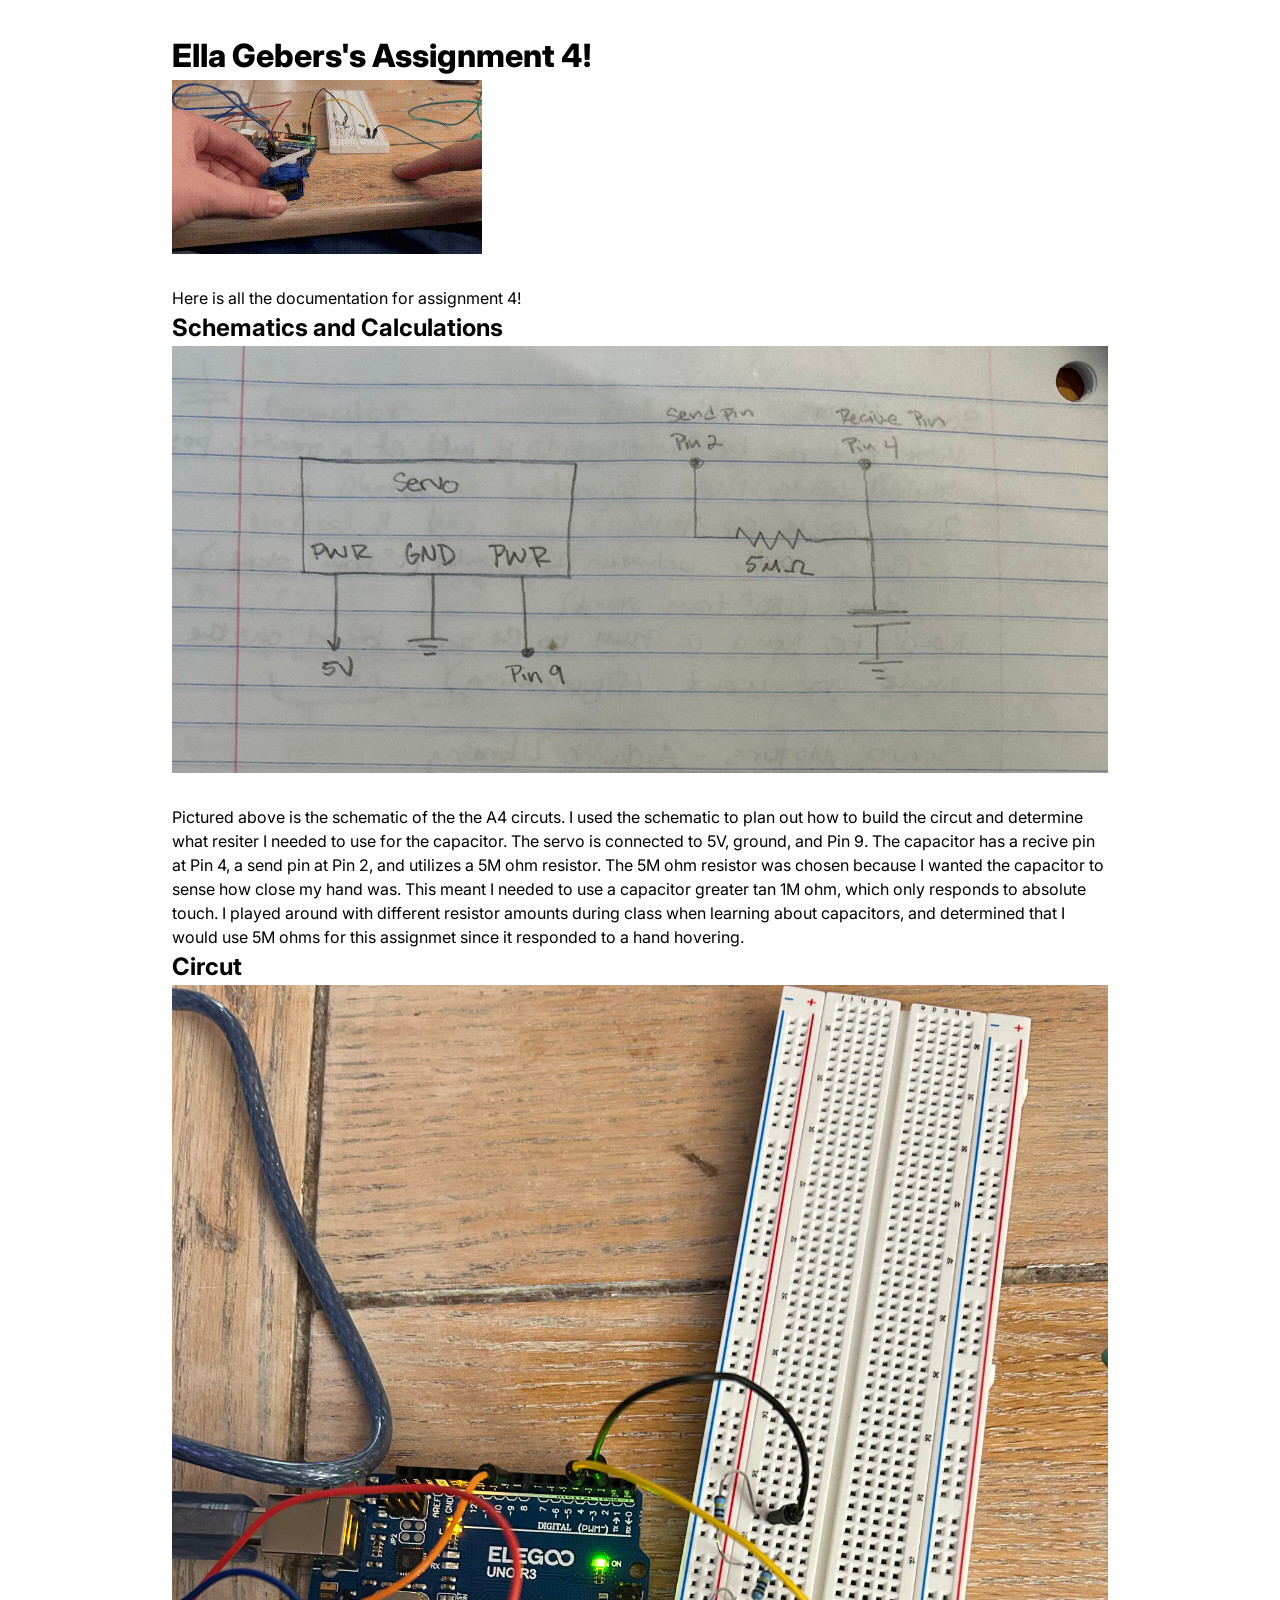
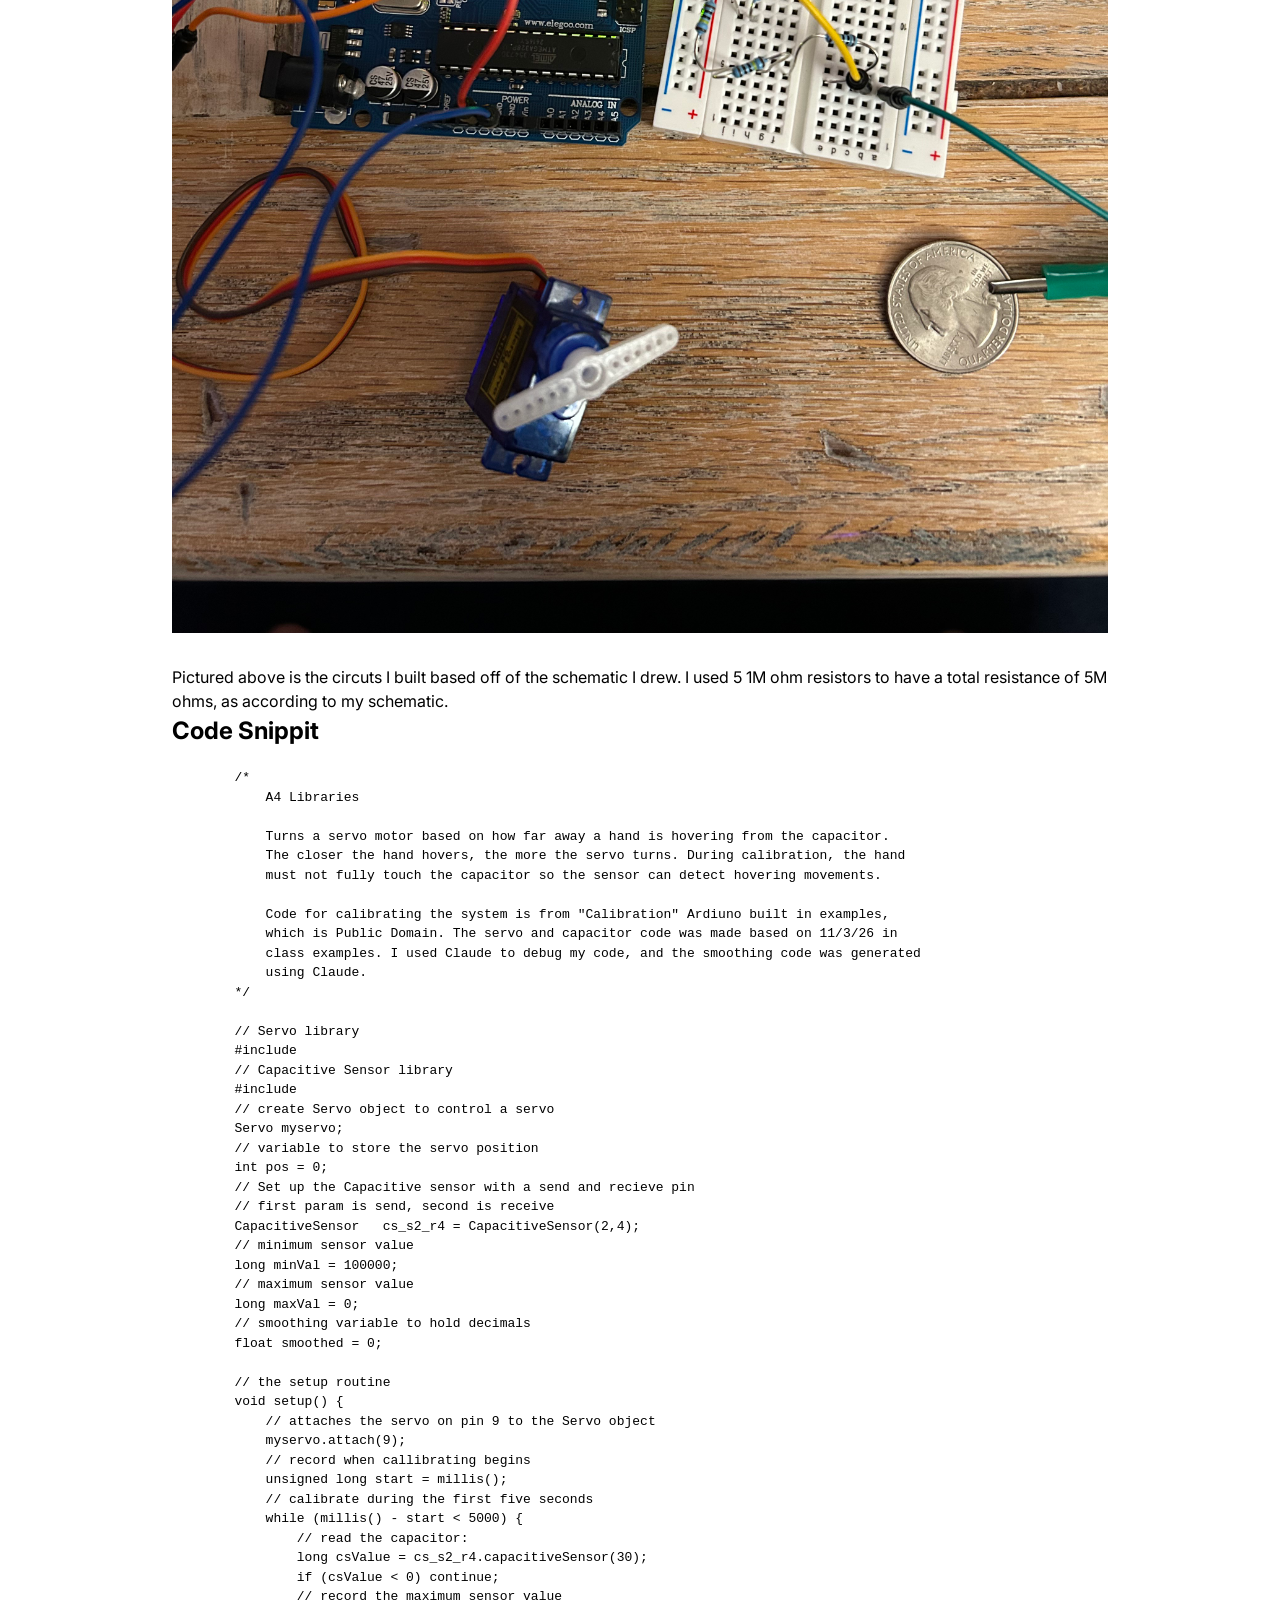
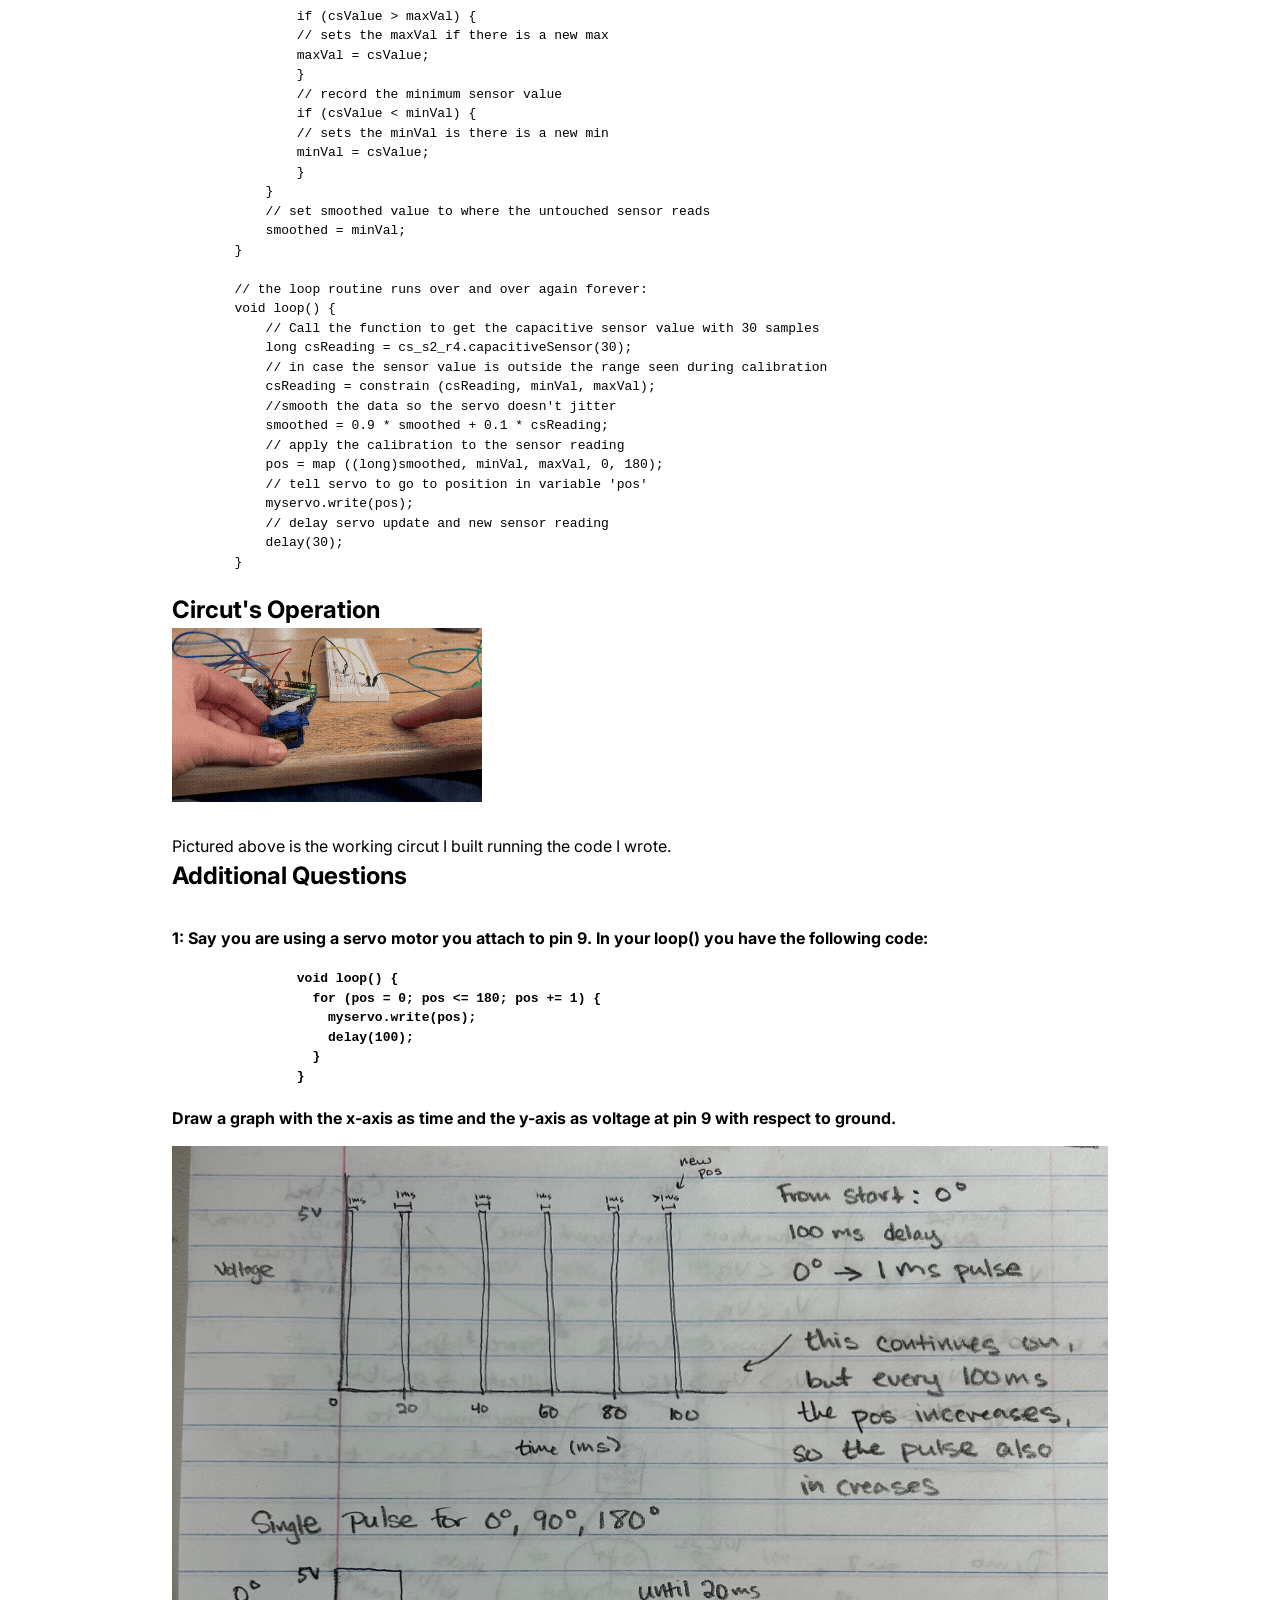
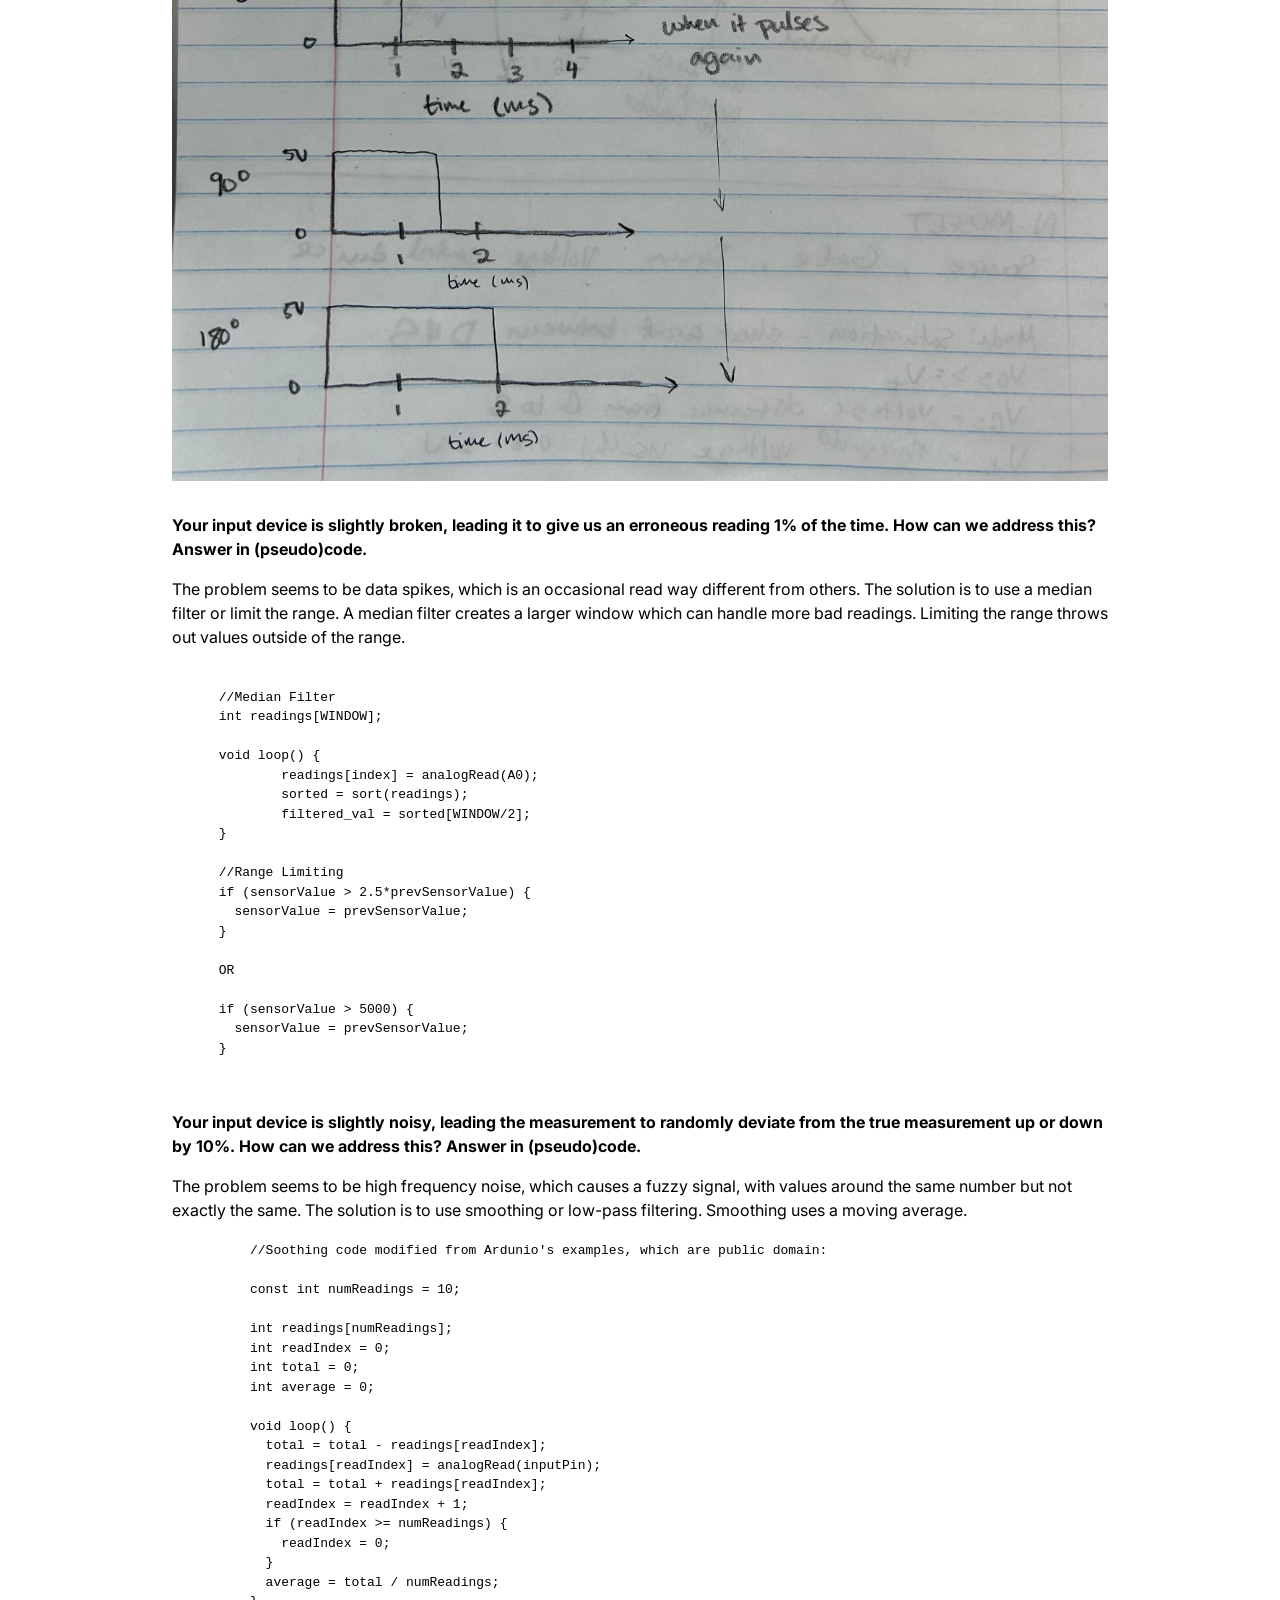
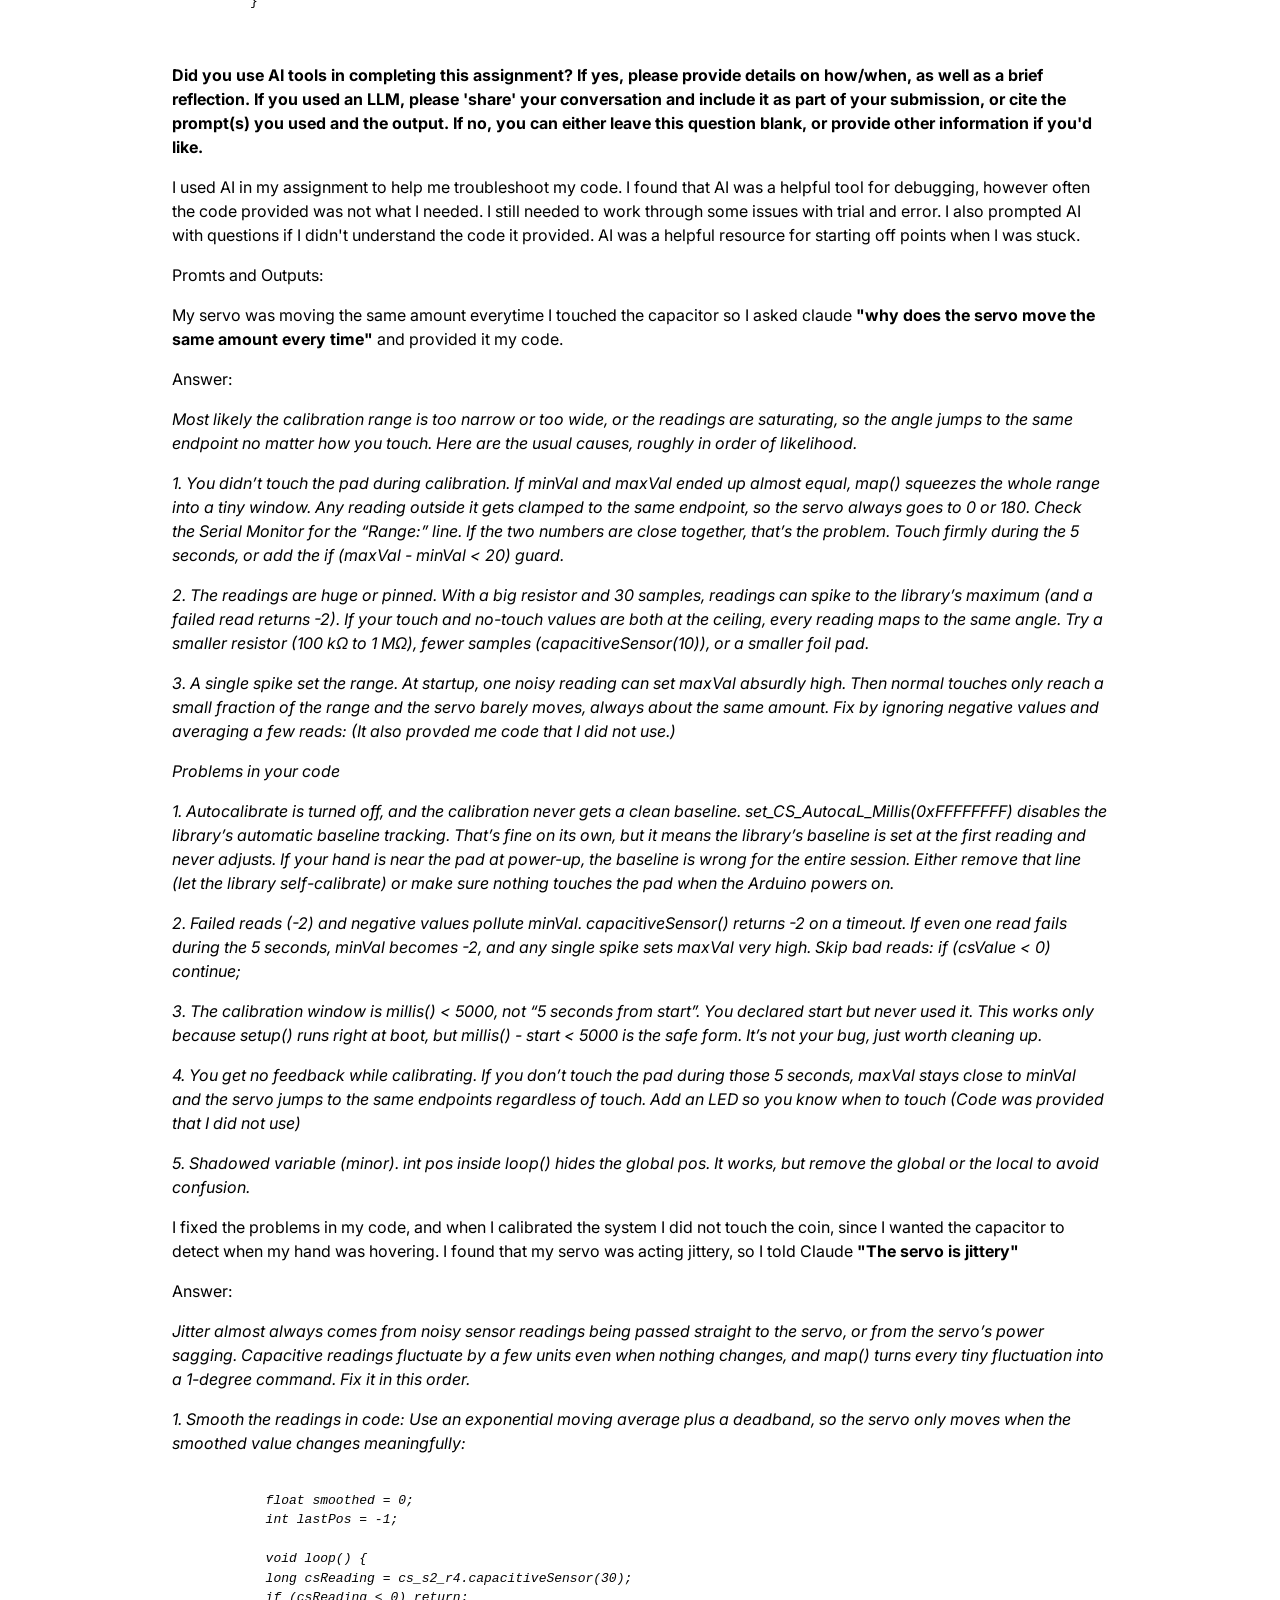
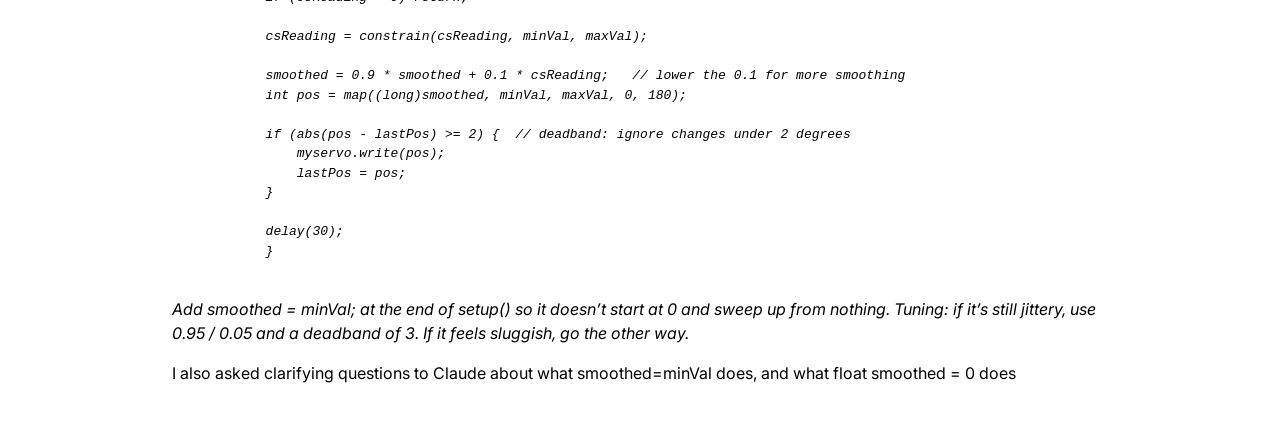
<file: docs/a4.html>
<!DOCTYPE html>
<html>
  <head>
    <meta charset="utf-8" />
    <meta name="viewport" content="width=device-width, maximum-scale=1.0" />

    <title>Ella Gebers's HCDE 439 Physical Computing Page!</title>

    <link href="style.css" rel="stylesheet" type="text/css" />
  </head>
  <body>
    <h1>Ella Gebers's Assignment 4!</h1>
    <img src="A4CircutVideo.gif" />
    <div class="header">
      <p>Here is all the documentation for assignment 4!</p>
    </div>
  </body>

  <body>
    <h2>Schematics and Calculations</h2>
    <img src="A4Schematic.jpg" />
    <div class="header">
      <p>Pictured above is the schematic of the the A4 circuts. I used the schematic to plan out how 
        to build the circut and determine what resiter I needed to use for
       the capacitor. The servo is connected to 5V, ground, and Pin 9.
       The capacitor has a recive pin at Pin 4, a send pin at Pin 2, and utilizes a 5M ohm resistor.
       The 5M ohm resistor was chosen because I wanted the capacitor to sense how close my hand was.
       This meant I needed to use a capacitor greater tan 1M ohm, which only responds to absolute touch.
       I played around with different resistor amounts during class when learning about capacitors,
       and determined that I would use 5M ohms for this assignmet since it responded to a hand hovering.
       </p>
    </div>
  </body>

  <body>
    <h2>Circut</h2>
    <img src="A4Circut.jpg" />
    <div class="header">
      <p>Pictured above is the circuts I built based off of the schematic I drew. 
        I used 5 1M ohm resistors to have a total resistance of 5M ohms, as according to my schematic.</p>
    </div>
  </body>

  <body>
    <h2>Code Snippit</h2>
    <pre>
    <code>
        /*
            A4 Libraries

            Turns a servo motor based on how far away a hand is hovering from the capacitor. 
            The closer the hand hovers, the more the servo turns. During calibration, the hand
            must not fully touch the capacitor so the sensor can detect hovering movements.

            Code for calibrating the system is from "Calibration" Ardiuno built in examples,
            which is Public Domain. The servo and capacitor code was made based on 11/3/26 in
            class examples. I used Claude to debug my code, and the smoothing code was generated
            using Claude.
        */

        // Servo library
        #include <Servo.h>
        // Capacitive Sensor library
        #include <CapacitiveSensor.h>
        // create Servo object to control a servo
        Servo myservo;  
        // variable to store the servo position
        int pos = 0;    
        // Set up the Capacitive sensor with a send and recieve pin
        // first param is send, second is receive
        CapacitiveSensor   cs_s2_r4 = CapacitiveSensor(2,4); 
        // minimum sensor value
        long minVal = 100000;
        // maximum sensor value
        long maxVal = 0;
        // smoothing variable to hold decimals
        float smoothed = 0;

        // the setup routine
        void setup() {
            // attaches the servo on pin 9 to the Servo object
            myservo.attach(9);
            // record when callibrating begins
            unsigned long start = millis();
            // calibrate during the first five seconds
            while (millis() - start < 5000) {
                // read the capacitor:
                long csValue = cs_s2_r4.capacitiveSensor(30);
                if (csValue < 0) continue;
                // record the maximum sensor value
                if (csValue > maxVal) {
                // sets the maxVal if there is a new max
                maxVal = csValue;
                }  
                // record the minimum sensor value
                if (csValue < minVal) {
                // sets the minVal is there is a new min
                minVal = csValue;
                }  
            }
            // set smoothed value to where the untouched sensor reads
            smoothed = minVal;
        }

        // the loop routine runs over and over again forever:
        void loop() {
            // Call the function to get the capacitive sensor value with 30 samples
            long csReading = cs_s2_r4.capacitiveSensor(30); 
            // in case the sensor value is outside the range seen during calibration
            csReading = constrain (csReading, minVal, maxVal);
            //smooth the data so the servo doesn't jitter
            smoothed = 0.9 * smoothed + 0.1 * csReading;
            // apply the calibration to the sensor reading
            pos = map ((long)smoothed, minVal, maxVal, 0, 180);
            // tell servo to go to position in variable 'pos'
            myservo.write(pos);
            // delay servo update and new sensor reading
            delay(30); 
        }
    </pre>
    </code>
  </body>

  <body>
    <h2>Circut's Operation</h2>
    <img src="A4CircutVideo.gif" />
    <div class="header">
      <p>Pictured above is the working circut I built running the code I wrote.</p>
    </div>
  </body>

  <body>
    <h2>Additional Questions</h2>
    <div class="header">
        <p><b>  1: Say you are using a servo motor you attach to pin 9. In your loop() you have the following code:
    </div>
            <pre>
            <code>
                void loop() {
                  for (pos = 0; pos <= 180; pos += 1) {
                    myservo.write(pos); 
                    delay(100); 
                  }
                }
            </pre>
            </code>
            Draw a graph with the x-axis as time and the y-axis as voltage at pin 9 with respect to ground.
        </b></p>
    
     <img src="A4Q1Revised.jpg" />
  </body>

  <body>
    <div class="header">
      <p><b>  Your input device is slightly broken, 
        leading it to give us an erroneous reading 1% of the time. 
        How can we address this? Answer in (pseudo)code.</b></p>
    </div>
    <p>The problem seems to be data spikes, which is an occasional read way different from others.
      The solution is to use a median filter or limit the range. A median filter creates a larger window
      which can handle more bad readings. Limiting the range throws out values outside of the range.
    </p>
    <pre>
    <code>
      
      //Median Filter
      int readings[WINDOW];

      void loop() {
	      readings[index] = analogRead(A0);
	      sorted = sort(readings);
	      filtered_val = sorted[WINDOW/2];
      }

      //Range Limiting
      if (sensorValue > 2.5*prevSensorValue) {
        sensorValue = prevSensorValue;
      }

      OR

      if (sensorValue > 5000) {
        sensorValue = prevSensorValue;
      }
    </pre>
    </code>
  </body>

  <body>
    <div class="header">
      <p><b> Your input device is slightly noisy, leading the measurement to randomly
         deviate from the true measurement up or down by 10%. 
         How can we address this? Answer in (pseudo)code.</b></p>
    </div>
    <p> The problem seems to be high frequency noise, which causes a fuzzy signal, 
      with values around the same number but not exactly the same. The solution is
      to use smoothing or low-pass filtering. Smoothing uses a moving average. 
    </p>
        <pre>
        <code>
          //Soothing code modified from Ardunio's examples, which are public domain:
          
          const int numReadings = 10;

          int readings[numReadings];  
          int readIndex = 0;          
          int total = 0;              
          int average = 0;            

          void loop() {
            total = total - readings[readIndex];
            readings[readIndex] = analogRead(inputPin);
            total = total + readings[readIndex];
            readIndex = readIndex + 1;
            if (readIndex >= numReadings) {
              readIndex = 0;
            }
            average = total / numReadings;
          }
        </pre>
        </code>
  </body>

  <body>
    <div class="header">
      <p><b> Did you use AI tools in completing this assignment? 
        If yes, please provide details on how/when, as well as a brief reflection. 
        If you used an LLM, please 'share' your conversation and include it as 
        part of your submission, or cite the prompt(s) you used and the output. 
        If no, you can either leave this question blank, or provide other 
        information if you'd like.</b></p>
    </div>
        <p>I used AI in my assignment to help me troubleshoot my code. I found that AI was a helpful
          tool for debugging, however often the code provided was not what I needed. I still needed to
          work through some issues with trial and error. I also prompted AI with questions if I didn't 
          understand the code it provided. AI was a helpful resource for starting off points when I was stuck.
        </p>
        <p>Promts and Outputs:</p>
        <p> My servo was moving the same amount everytime I touched the capacitor
        so I asked claude  <b>"why does the servo move the same amount every time"</b>
        and provided it my code.
        </p>
        <p></p>
        <p>
        Answer: 
        </p>
        <p></p>
        <i><p>Most likely the calibration range is too narrow or too wide,
         or the readings are saturating, so the angle jumps to the same endpoint
        no matter how you touch. Here are the usual causes, roughly in order
        of likelihood.</p>
        <p></p>
        <p> 1. You didn’t touch the pad during calibration.
         If minVal and maxVal ended up almost equal, map()
        squeezes the whole range into a tiny window. Any
        reading outside it gets clamped to the same endpoint,
        so the servo always goes to 0 or 180. Check the Serial
        Monitor for the “Range:” line. If the two numbers are
        close together, that’s the problem. 
        Touch firmly during the 5 seconds, 
        or add the if (maxVal - minVal < 20) guard.</p>
        <p></p>

        <p>2. The readings are huge or pinned. With a big resistor and 30 samples,
         readings can spike to the library’s maximum (and a failed read returns -2).
          If your touch and no-touch values are both at the ceiling, every reading maps to the same angle.
           Try a smaller resistor (100 kΩ to 1 MΩ), fewer samples (capacitiveSensor(10)), or a smaller foil pad.</p>
        <p></p>
       <p> 3. A single spike set the range. 
        At startup, one noisy reading can set maxVal absurdly high.
        Then normal touches only reach a small fraction of the range and the servo barely moves,
        always about the same amount. Fix by ignoring negative values and averaging a few reads:
        (It also provded me code that I did not use.)
        </p>
        <p></p>
        <p>
        Problems in your code
        </p>
        <p></p>
        <p>
         1. Autocalibrate is turned off, and the calibration never gets a clean baseline.
        set_CS_AutocaL_Millis(0xFFFFFFFF) disables the library’s automatic baseline tracking.
        That’s fine on its own, but it means the library’s baseline is set at the first reading
        and never adjusts. If your hand is near the pad at power-up,
        the baseline is wrong for the entire session. 
        Either remove that line (let the library self-calibrate)
         or make sure nothing touches the pad when the Arduino powers on.
        </p>
        <p></p>

        <p>2. Failed reads (-2) and negative values pollute minVal. capacitiveSensor() returns -2 on a timeout.
             If even one read fails during the 5 seconds, minVal becomes -2, and any single spike sets maxVal
              very high. Skip bad reads: if (csValue < 0) continue;</p>
<p></p>
        <p>3. The calibration window is millis() < 5000, not “5 seconds from start”.
            You declared start but never used it. This works only because setup() runs right at boot,
            but millis() - start < 5000 is the safe form. It’s not your bug, just worth cleaning up.</p>
<p></p>
        <p> 4. You get no feedback while calibrating. If you don’t touch the pad during those 5 seconds,
             maxVal stays close to minVal and the servo jumps to the same endpoints regardless of touch.
              Add an LED so you know when to touch (Code was provided that I did not use)
<p></p>
        <p> 5. Shadowed variable (minor). int pos inside loop() hides the global pos.
             It works, but remove the global or the local to avoid confusion.</p>
        </i>
        <p></p>
        <p> I fixed the problems in my code, and when I calibrated the system
             I did not touch the coin, since
            I wanted the capacitor to detect when my hand was hovering. 
            I found that my servo was acting jittery, so I told Claude 
            <b>"The servo is jittery"</b> 
        </p>
<p></p>
        <p>
            Answer:
        </p>
<p></p>
        <i>
        <p>
            Jitter almost always comes from noisy sensor readings being passed straight
             to the servo, or from the servo’s power sagging. Capacitive readings fluctuate
              by a few units even when nothing changes, and map() turns every tiny fluctuation
               into a 1-degree command. Fix it in this order.
        </p>
<p></p>
        <p>
            1. Smooth the readings in code:
            Use an exponential moving average plus a deadband, so the servo only moves when
             the smoothed value changes meaningfully:
        </p>
        <p></p>
        <pre>
        <code>
            float smoothed = 0;
            int lastPos = -1;

            void loop() {
            long csReading = cs_s2_r4.capacitiveSensor(30);
            if (csReading < 0) return;

            csReading = constrain(csReading, minVal, maxVal);

            smoothed = 0.9 * smoothed + 0.1 * csReading;   // lower the 0.1 for more smoothing
            int pos = map((long)smoothed, minVal, maxVal, 0, 180);

            if (abs(pos - lastPos) >= 2) {  // deadband: ignore changes under 2 degrees
                myservo.write(pos);
                lastPos = pos;
            }

            delay(30);
            }
        </pre>
        </code>
<p></p>
        <p>Add smoothed = minVal; at the end of setup() so it doesn’t start at 0 and
           sweep up from nothing. Tuning: if it’s still jittery, use 0.95 / 0.05 and
            a deadband of 3. If it feels sluggish, go the other way.</p>
        </i>
        <p></p>
        <p> I also asked clarifying questions to Claude about what smoothed=minVal does,
           and what float smoothed = 0 does</p>
      </p>
    </div>
  </body>

</html>
</file>
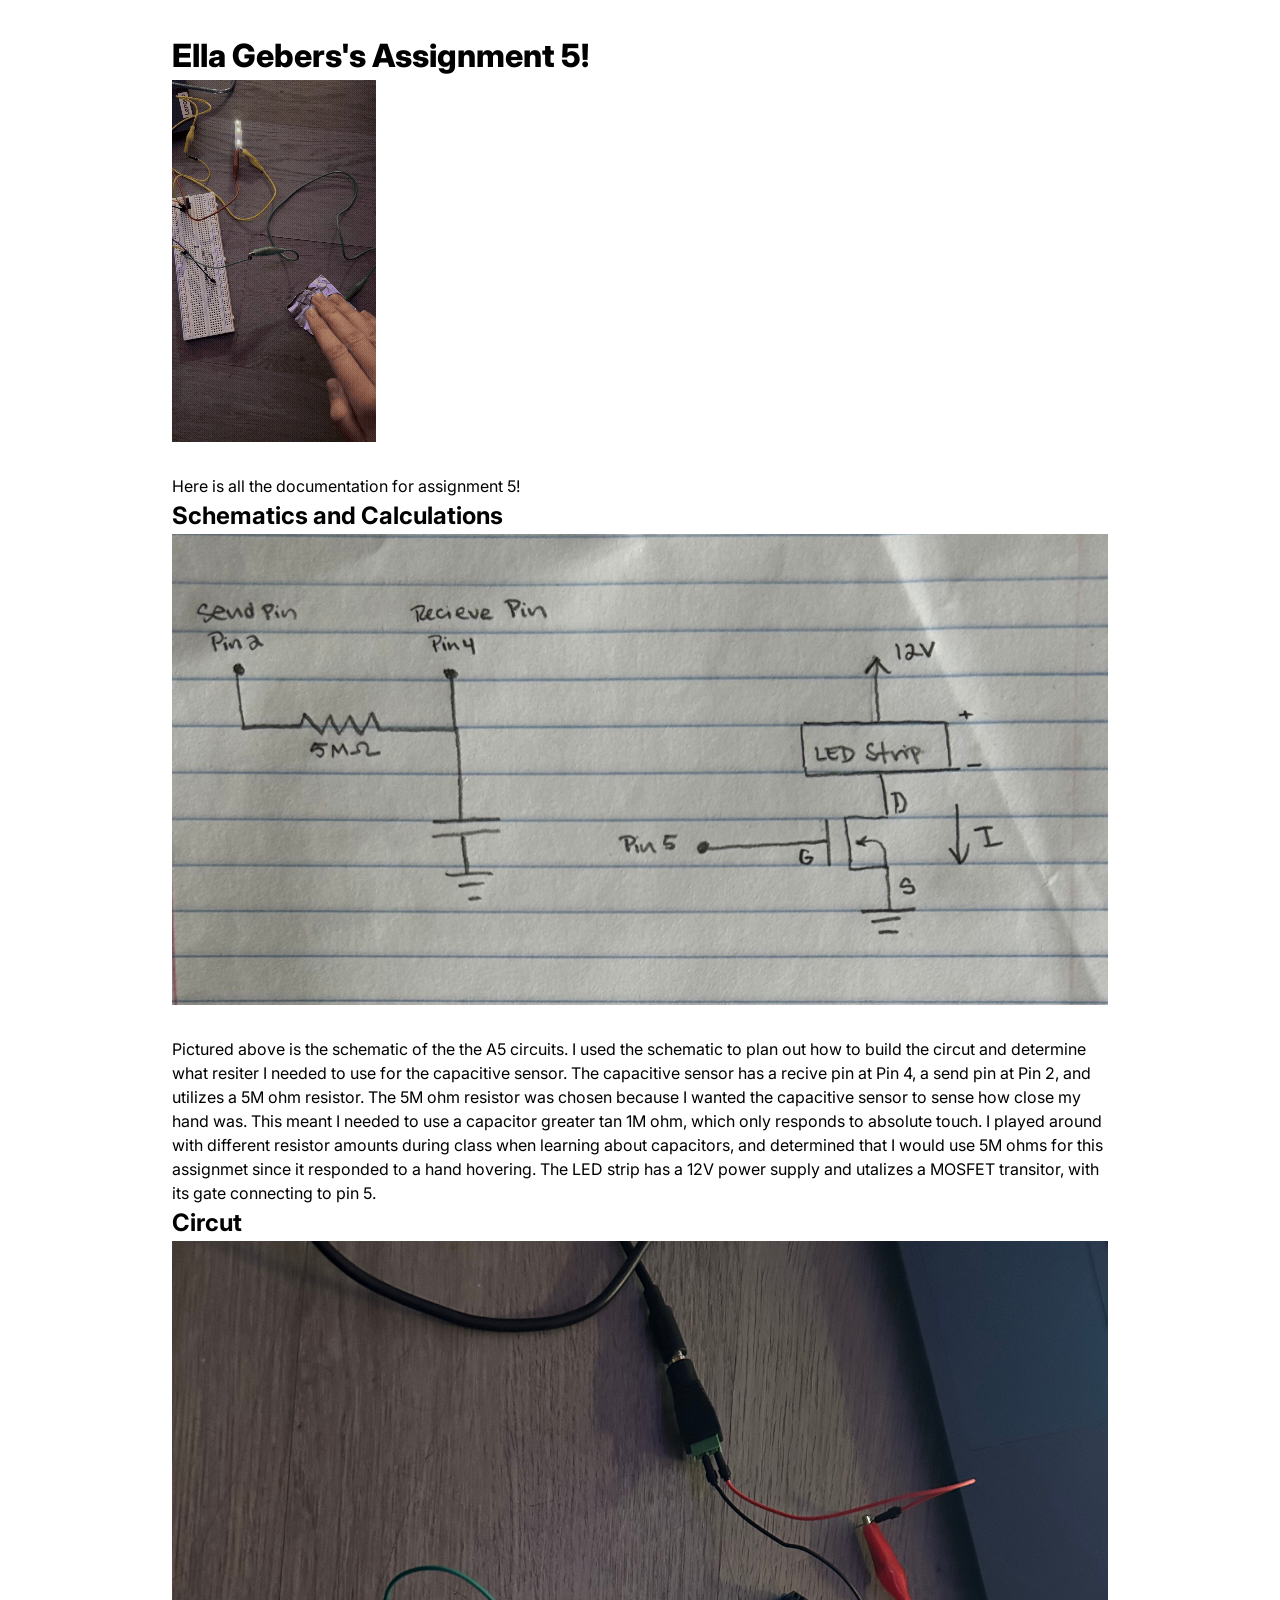
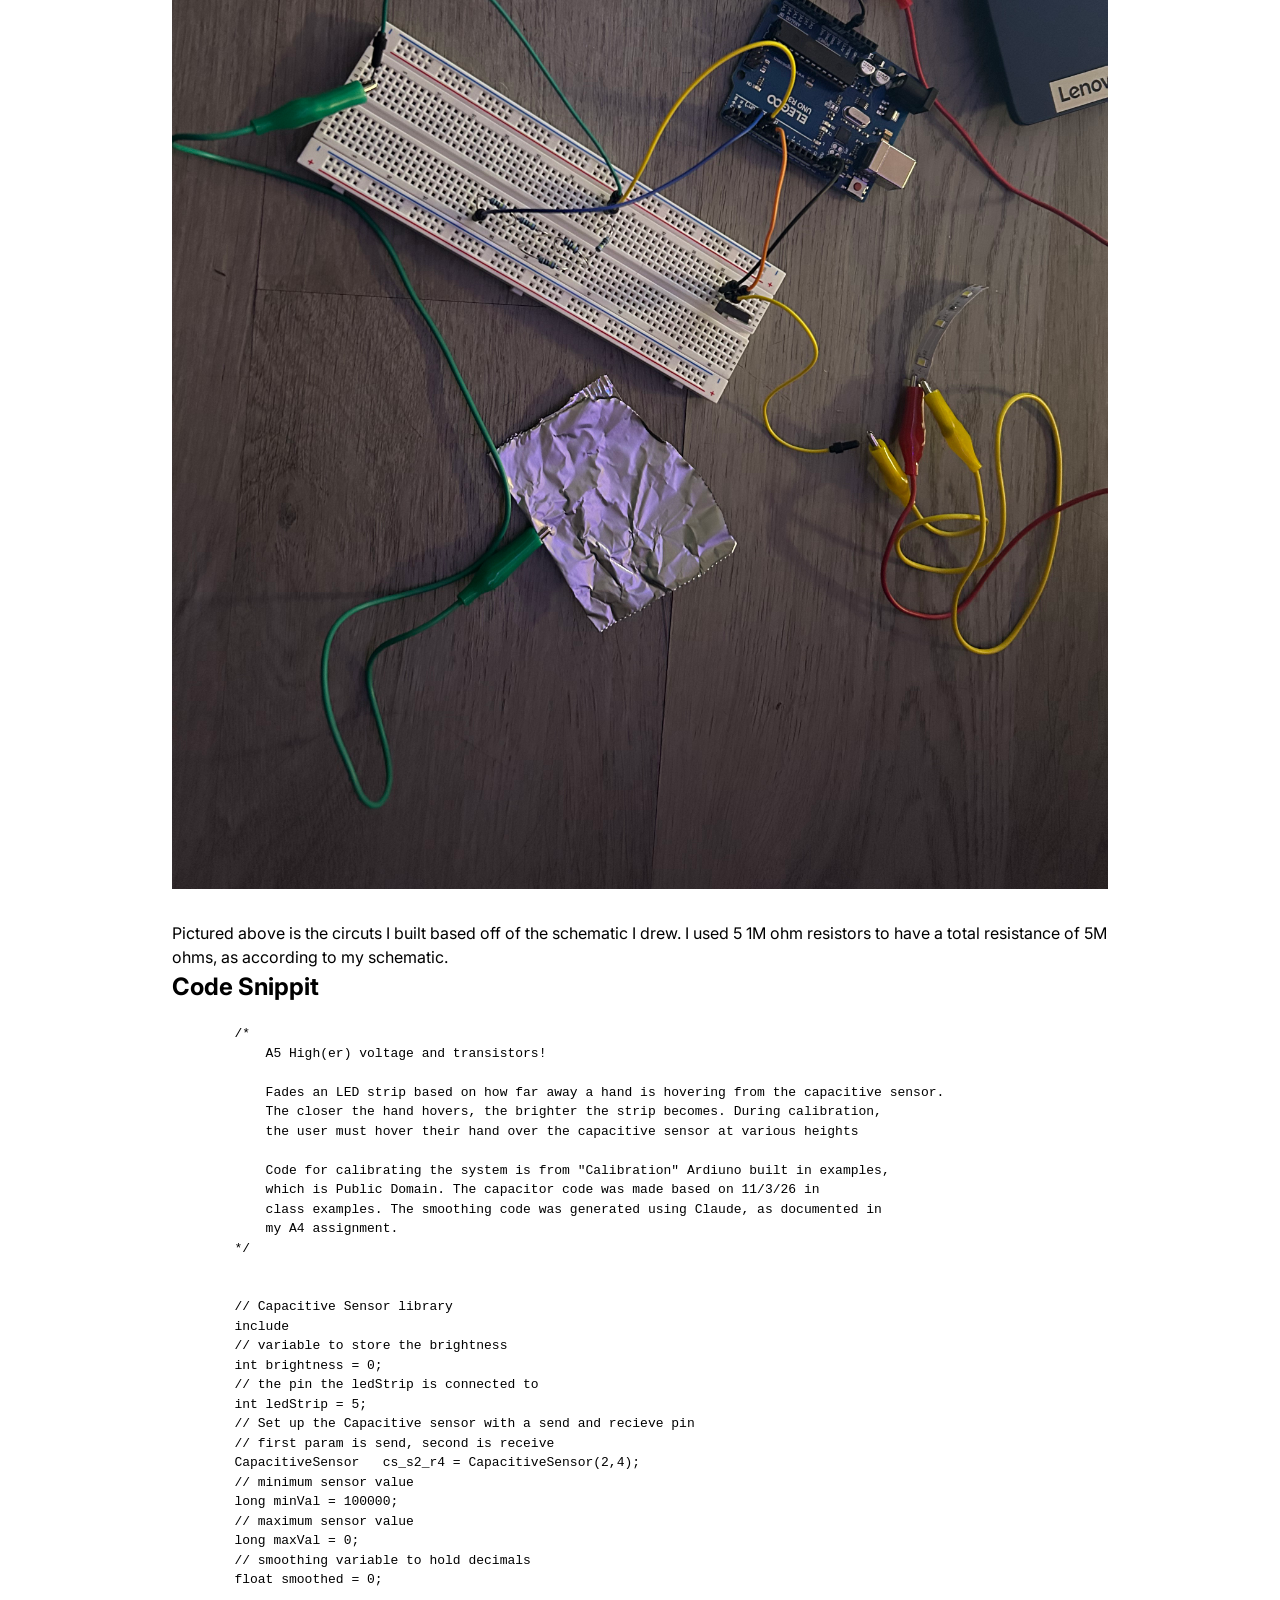
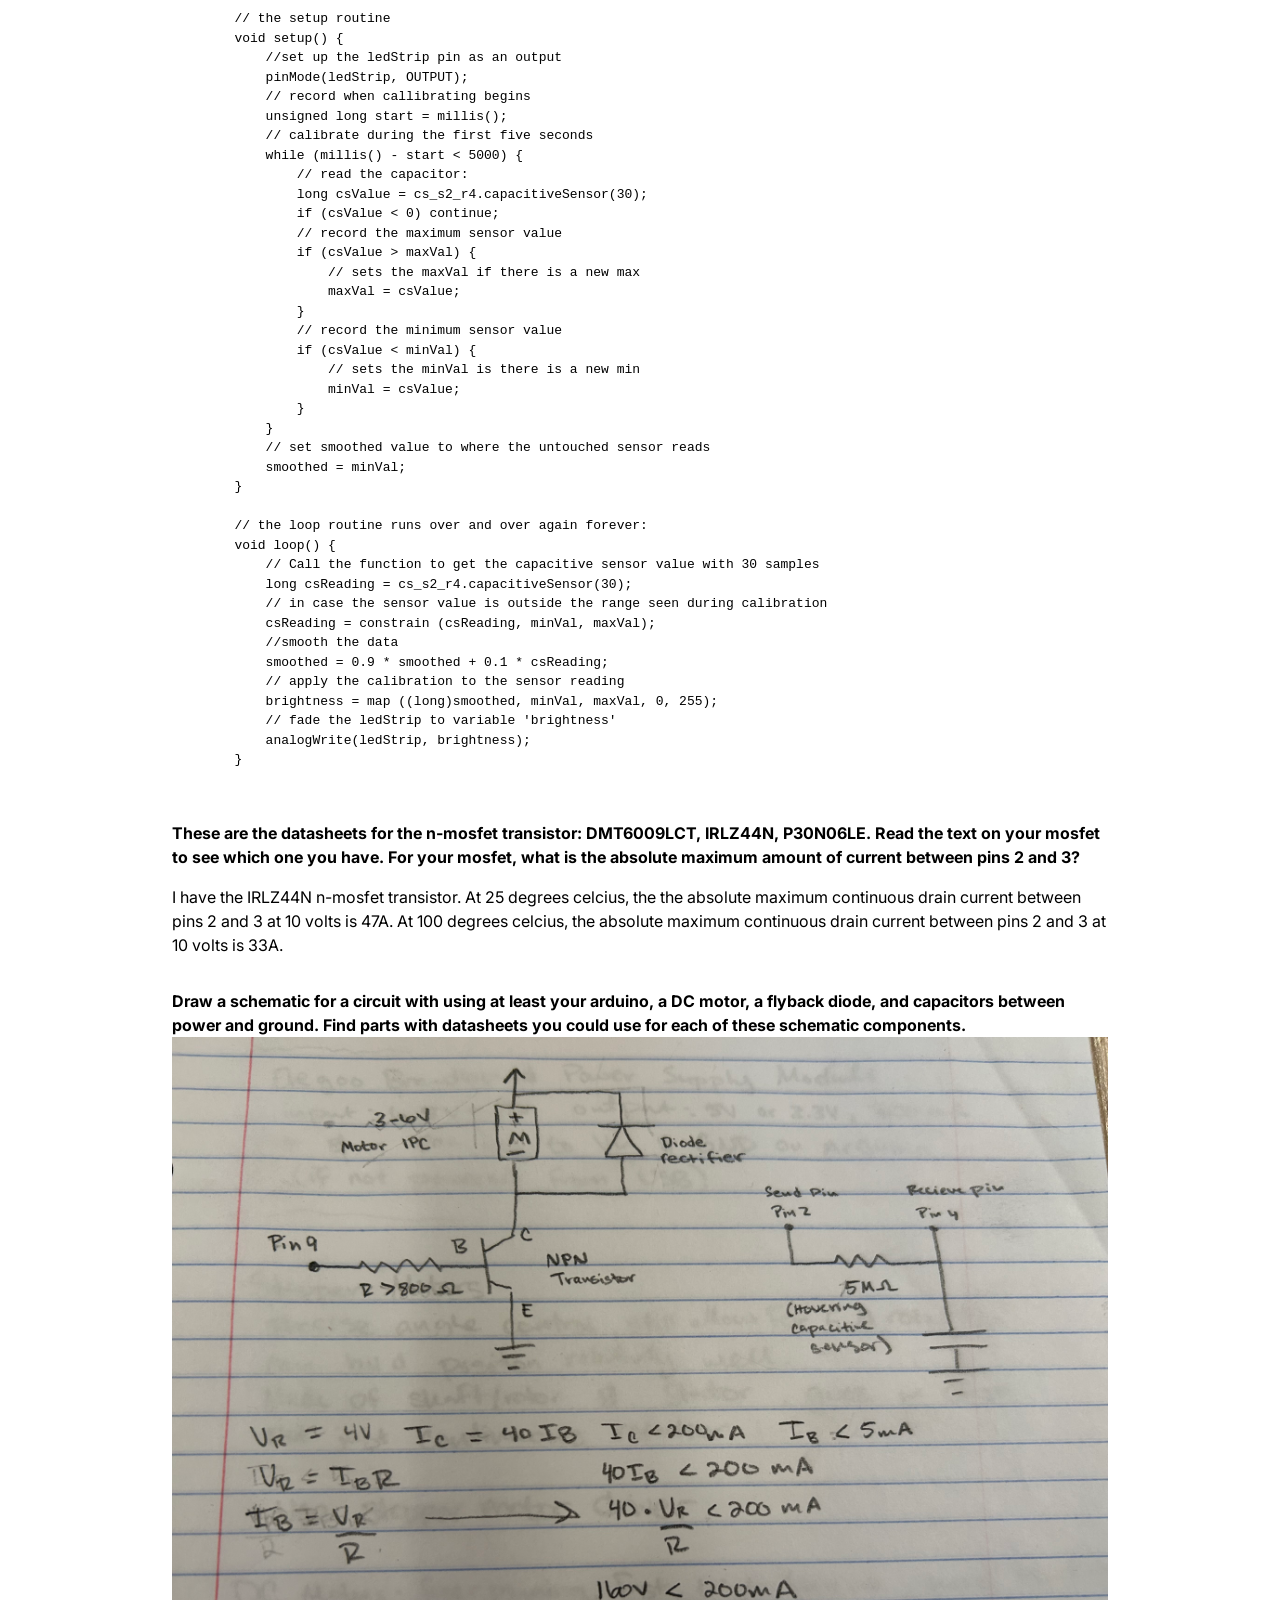
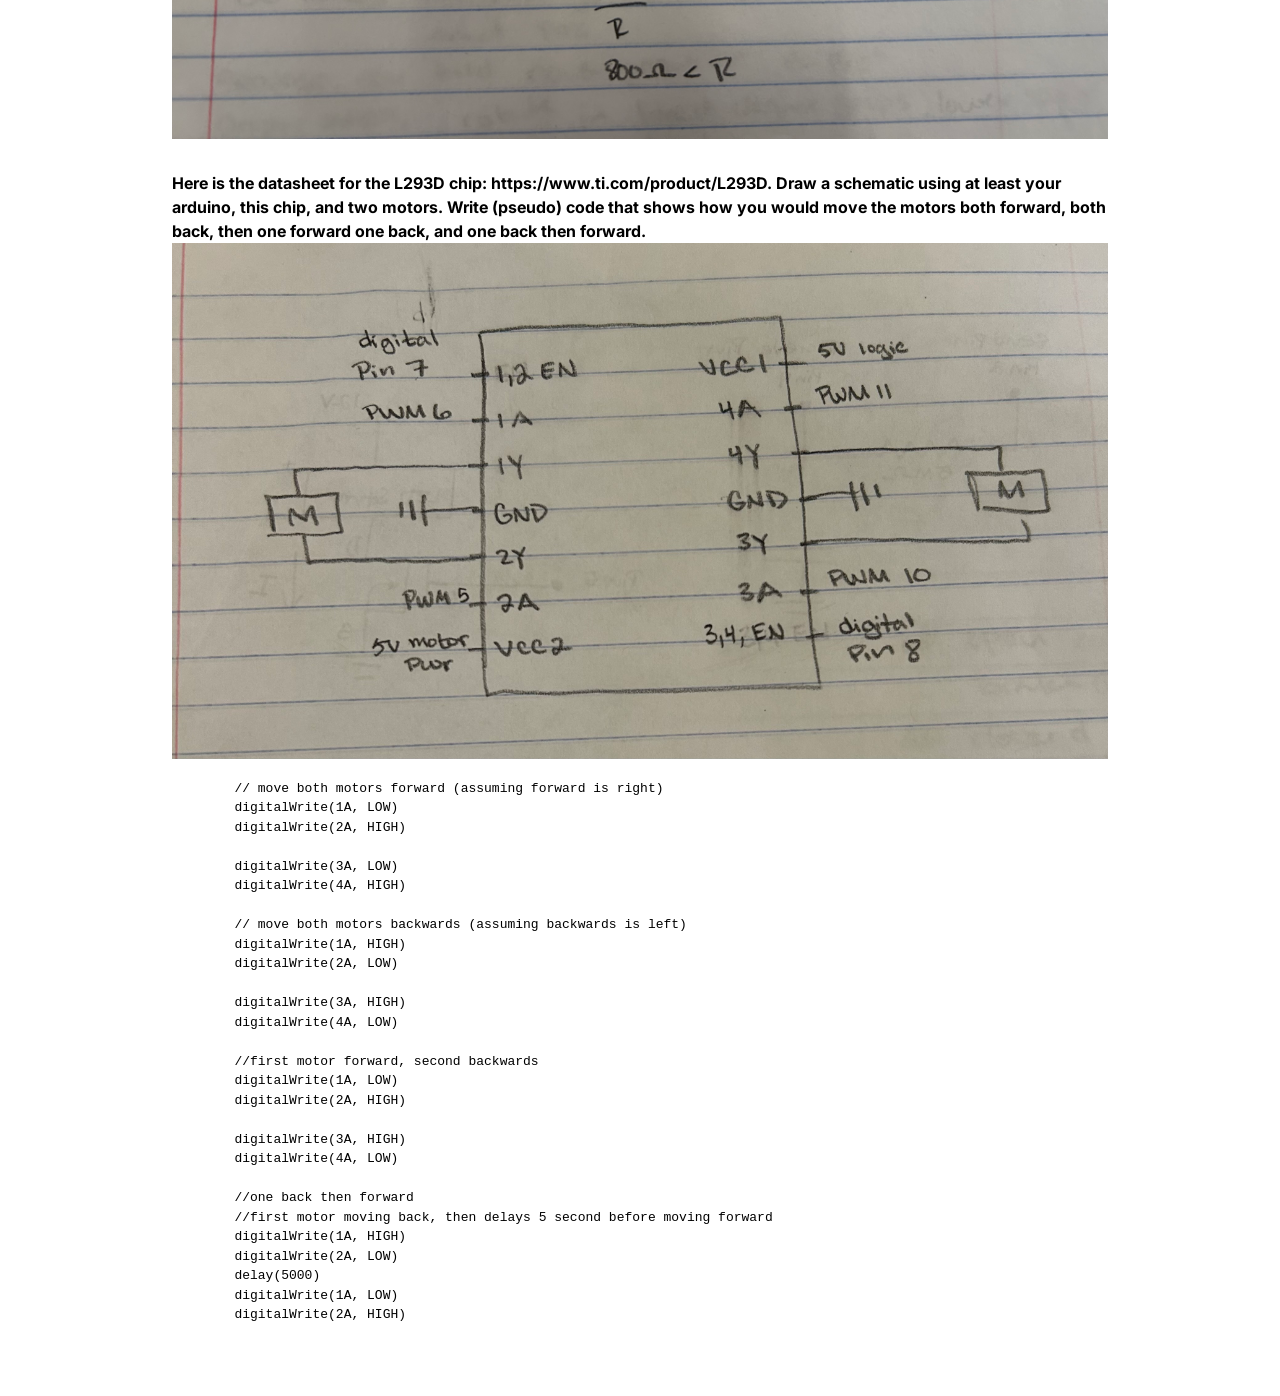
<file: docs/a5.html>
<!DOCTYPE html>
<html>
  <head>
    <meta charset="utf-8" />
    <meta name="viewport" content="width=device-width, maximum-scale=1.0" />

    <title>Ella Gebers's HCDE 439 Physical Computing Page!</title>

    <link href="style.css" rel="stylesheet" type="text/css" />
  </head>
  <body>
    <h1>Ella Gebers's Assignment 5!</h1>
    <img src="A5CircuitVideo.gif" />
    <div class="header">
      <p>Here is all the documentation for assignment 5!</p>
    </div>
  </body>

  <body>
    <h2>Schematics and Calculations</h2>
    <img src="A5Schematic.jpg" />
    <div class="header">
      <p>Pictured above is the schematic of the the A5 circuits. I used the schematic to plan out how 
        to build the circut and determine what resiter I needed to use for
       the capacitive sensor. The capacitive sensor has a recive pin at Pin 4,
       a send pin at Pin 2, and utilizes a 5M ohm resistor.
       The 5M ohm resistor was chosen because I wanted the capacitive sensor to sense how close my hand was.
       This meant I needed to use a capacitor greater tan 1M ohm, which only responds to absolute touch.
       I played around with different resistor amounts during class when learning about capacitors,
       and determined that I would use 5M ohms for this assignmet since it responded to a hand hovering.
       The LED strip has a 12V power supply and utalizes a MOSFET transitor, with its gate connecting
       to pin 5. 
       </p>
    </div>
  </body>

  <body>
    <h2>Circut</h2>
    <img src="A5Circuit.jpg" />
    <div class="header">
      <p>Pictured above is the circuts I built based off of the schematic I drew. 
        I used 5 1M ohm resistors to have a total resistance of 5M ohms, as according to my schematic.</p>
    </div>
  </body>

  <body>
    <h2>Code Snippit</h2>
    <pre>
    <code>
        /*
            A5 High(er) voltage and transistors!

            Fades an LED strip based on how far away a hand is hovering from the capacitive sensor. 
            The closer the hand hovers, the brighter the strip becomes. During calibration,
            the user must hover their hand over the capacitive sensor at various heights

            Code for calibrating the system is from "Calibration" Ardiuno built in examples,
            which is Public Domain. The capacitor code was made based on 11/3/26 in
            class examples. The smoothing code was generated using Claude, as documented in
            my A4 assignment.
        */


        // Capacitive Sensor library
        include <CapacitiveSensor.h>
        // variable to store the brightness
        int brightness = 0;    
        // the pin the ledStrip is connected to
        int ledStrip = 5;
        // Set up the Capacitive sensor with a send and recieve pin
        // first param is send, second is receive
        CapacitiveSensor   cs_s2_r4 = CapacitiveSensor(2,4); 
        // minimum sensor value
        long minVal = 100000;
        // maximum sensor value
        long maxVal = 0;
        // smoothing variable to hold decimals
        float smoothed = 0;

        // the setup routine
        void setup() {
            //set up the ledStrip pin as an output
            pinMode(ledStrip, OUTPUT);
            // record when callibrating begins
            unsigned long start = millis();
            // calibrate during the first five seconds
            while (millis() - start < 5000) {
                // read the capacitor:
                long csValue = cs_s2_r4.capacitiveSensor(30);
                if (csValue < 0) continue;
                // record the maximum sensor value
                if (csValue > maxVal) {
                    // sets the maxVal if there is a new max
                    maxVal = csValue;
                }  
                // record the minimum sensor value
                if (csValue < minVal) {
                    // sets the minVal is there is a new min
                    minVal = csValue;
                }  
            }
            // set smoothed value to where the untouched sensor reads
            smoothed = minVal;
        }

        // the loop routine runs over and over again forever:
        void loop() {
            // Call the function to get the capacitive sensor value with 30 samples
            long csReading = cs_s2_r4.capacitiveSensor(30); 
            // in case the sensor value is outside the range seen during calibration
            csReading = constrain (csReading, minVal, maxVal);
            //smooth the data
            smoothed = 0.9 * smoothed + 0.1 * csReading;
            // apply the calibration to the sensor reading
            brightness = map ((long)smoothed, minVal, maxVal, 0, 255);
            // fade the ledStrip to variable 'brightness'
            analogWrite(ledStrip, brightness);
        }
    </pre>
    </code>
  </body>

  <body>
    <div class="header">
      <p><b>These are the datasheets for the n-mosfet transistor:
        DMT6009LCT, IRLZ44N, P30N06LE. Read the text on your mosfet
        to see which one you have. For your mosfet, what is the absolute
        maximum amount of current between pins 2 and 3?</b></p>
    </div>
    <p> I have the IRLZ44N n-mosfet transistor. At 25 degrees celcius, the
        the absolute maximum continuous drain current between pins 2 and 3 at 10 volts is 47A.
        At 100 degrees celcius, the absolute maximum continuous drain current between
        pins 2 and 3 at 10 volts is 33A. </p>
  </body>

  <body>
    <div class="header">
      <p><b> Draw a schematic for a circuit with using at least your arduino,
        a DC motor, a flyback diode, and capacitors between power and ground.
        Find parts with datasheets you could use for each of these schematic components.</b></p>
    </div>
    <img src="A5Q2.jpg" />
    <p></p>
  </body>

  <body>
    <div class="header">
      <p><b> Here is the datasheet for the L293D chip: https://www.ti.com/product/L293D.
        Draw a schematic using at least your arduino, this chip, and two motors.
        Write (pseudo) code that shows how you would move the motors both forward,
        both back, then one forward one back, and one back then forward.</b></p>
    </div>
    <img src="A5Q3.jpg" />
    <pre>
    <code>
        // move both motors forward (assuming forward is right)
        digitalWrite(1A, LOW)
        digitalWrite(2A, HIGH)
        
        digitalWrite(3A, LOW)
        digitalWrite(4A, HIGH)

        // move both motors backwards (assuming backwards is left)
        digitalWrite(1A, HIGH)
        digitalWrite(2A, LOW)
        
        digitalWrite(3A, HIGH)
        digitalWrite(4A, LOW)

        //first motor forward, second backwards
        digitalWrite(1A, LOW)
        digitalWrite(2A, HIGH)

        digitalWrite(3A, HIGH)
        digitalWrite(4A, LOW)

        //one back then forward
        //first motor moving back, then delays 5 second before moving forward
        digitalWrite(1A, HIGH)
        digitalWrite(2A, LOW)
        delay(5000)
        digitalWrite(1A, LOW)
        digitalWrite(2A, HIGH)
    </code>
    </pre>
  </body>
</file>
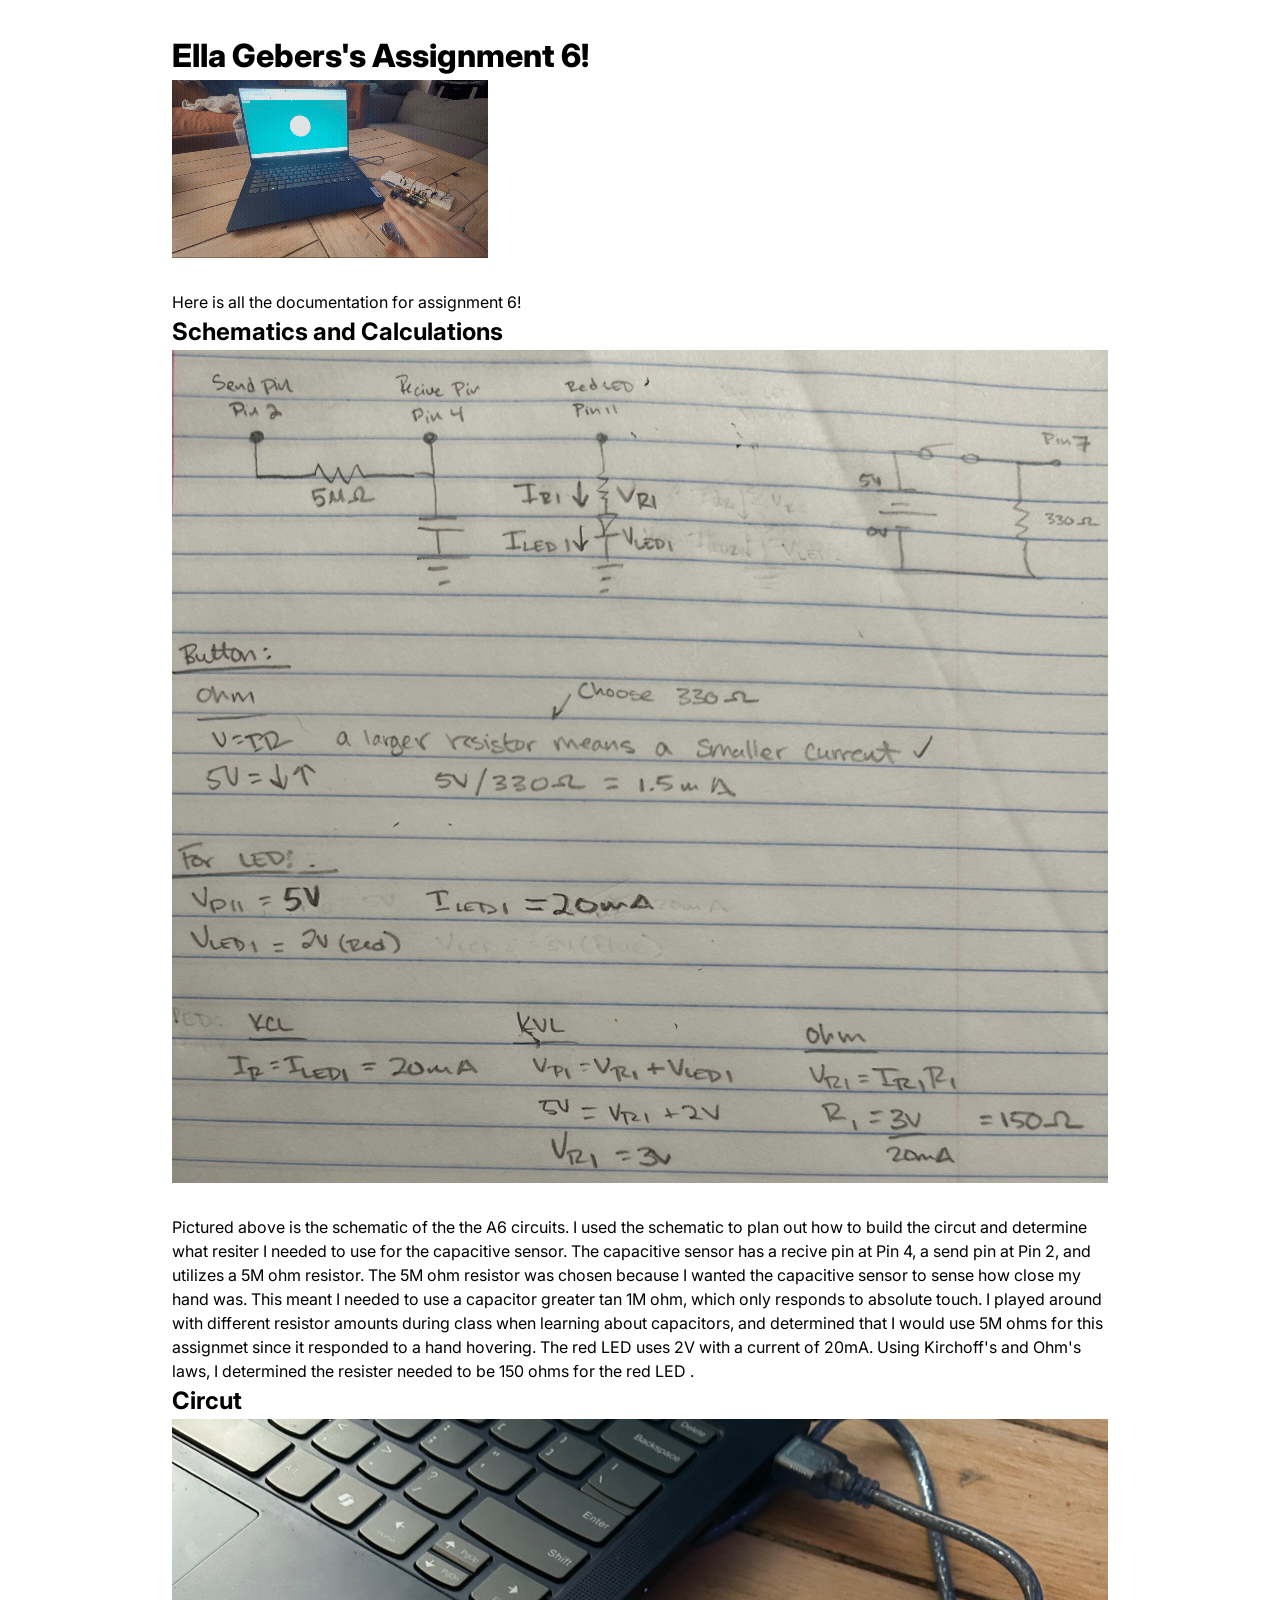
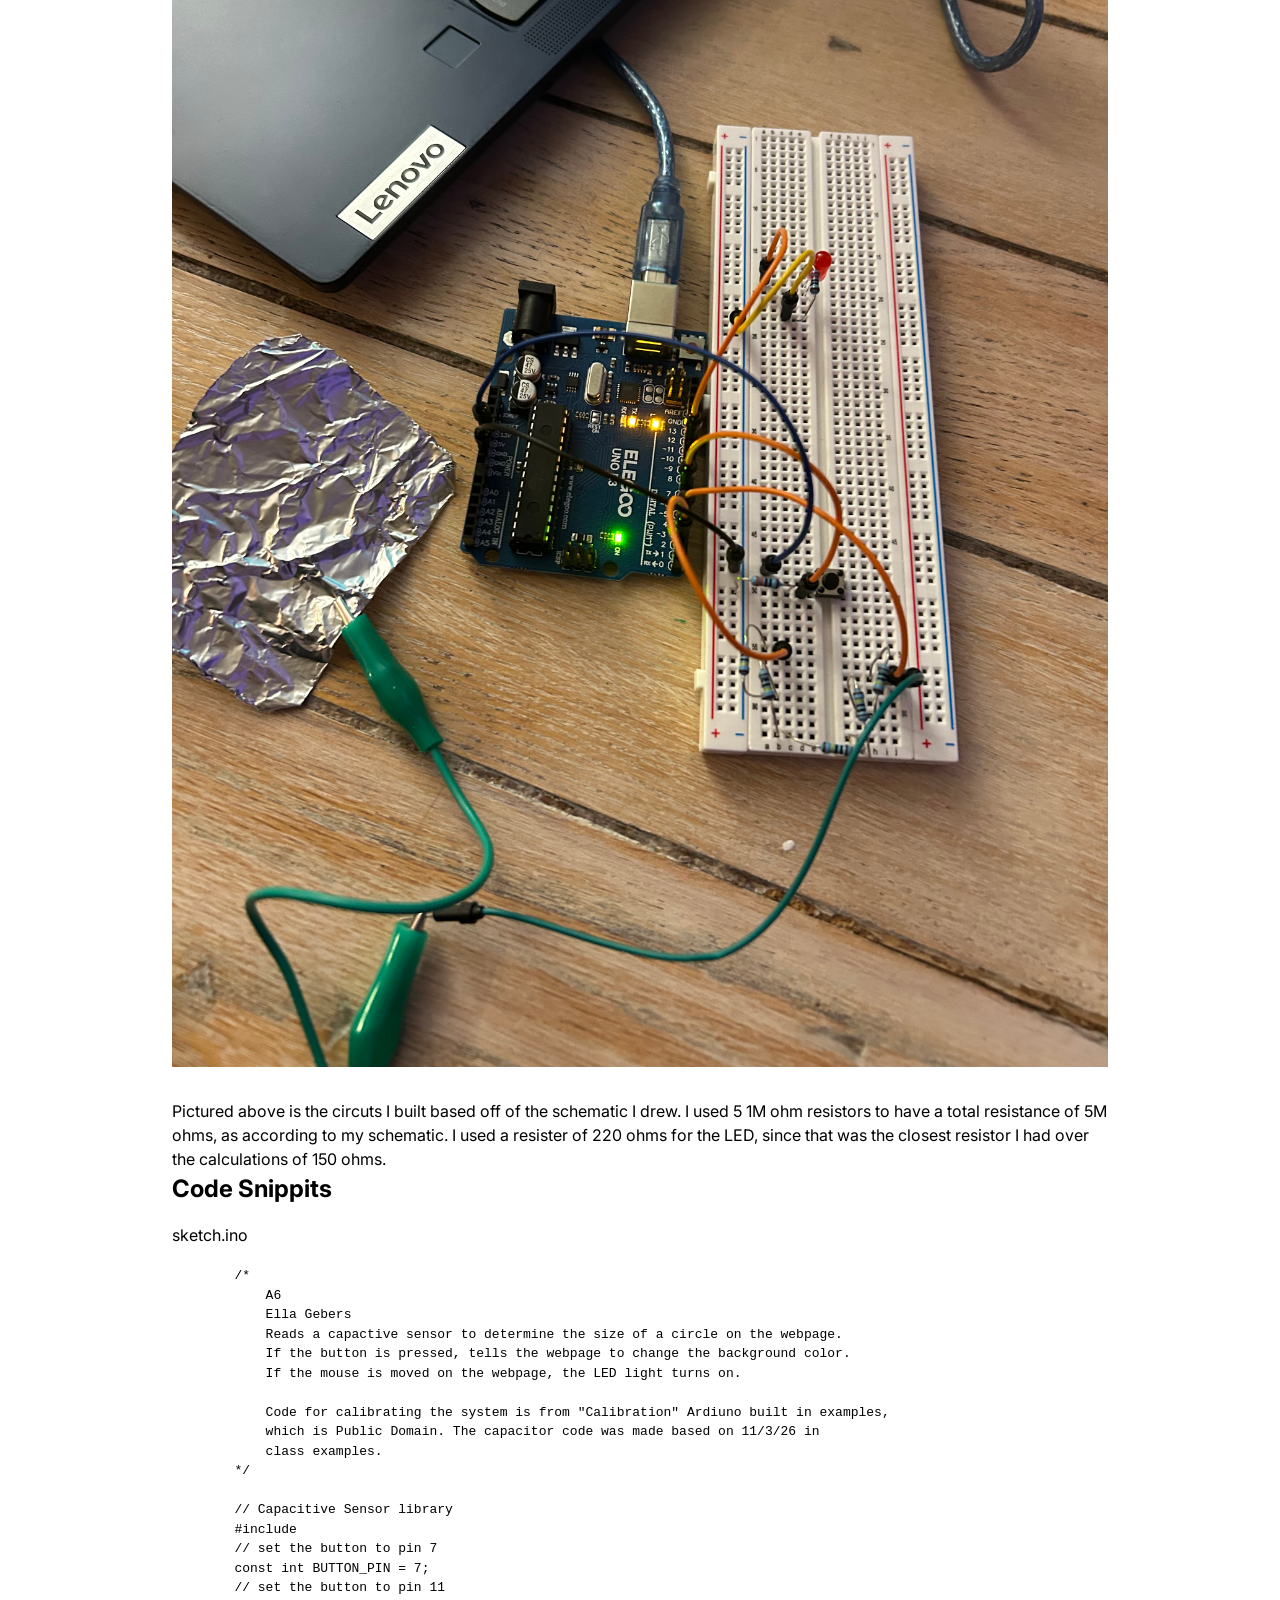
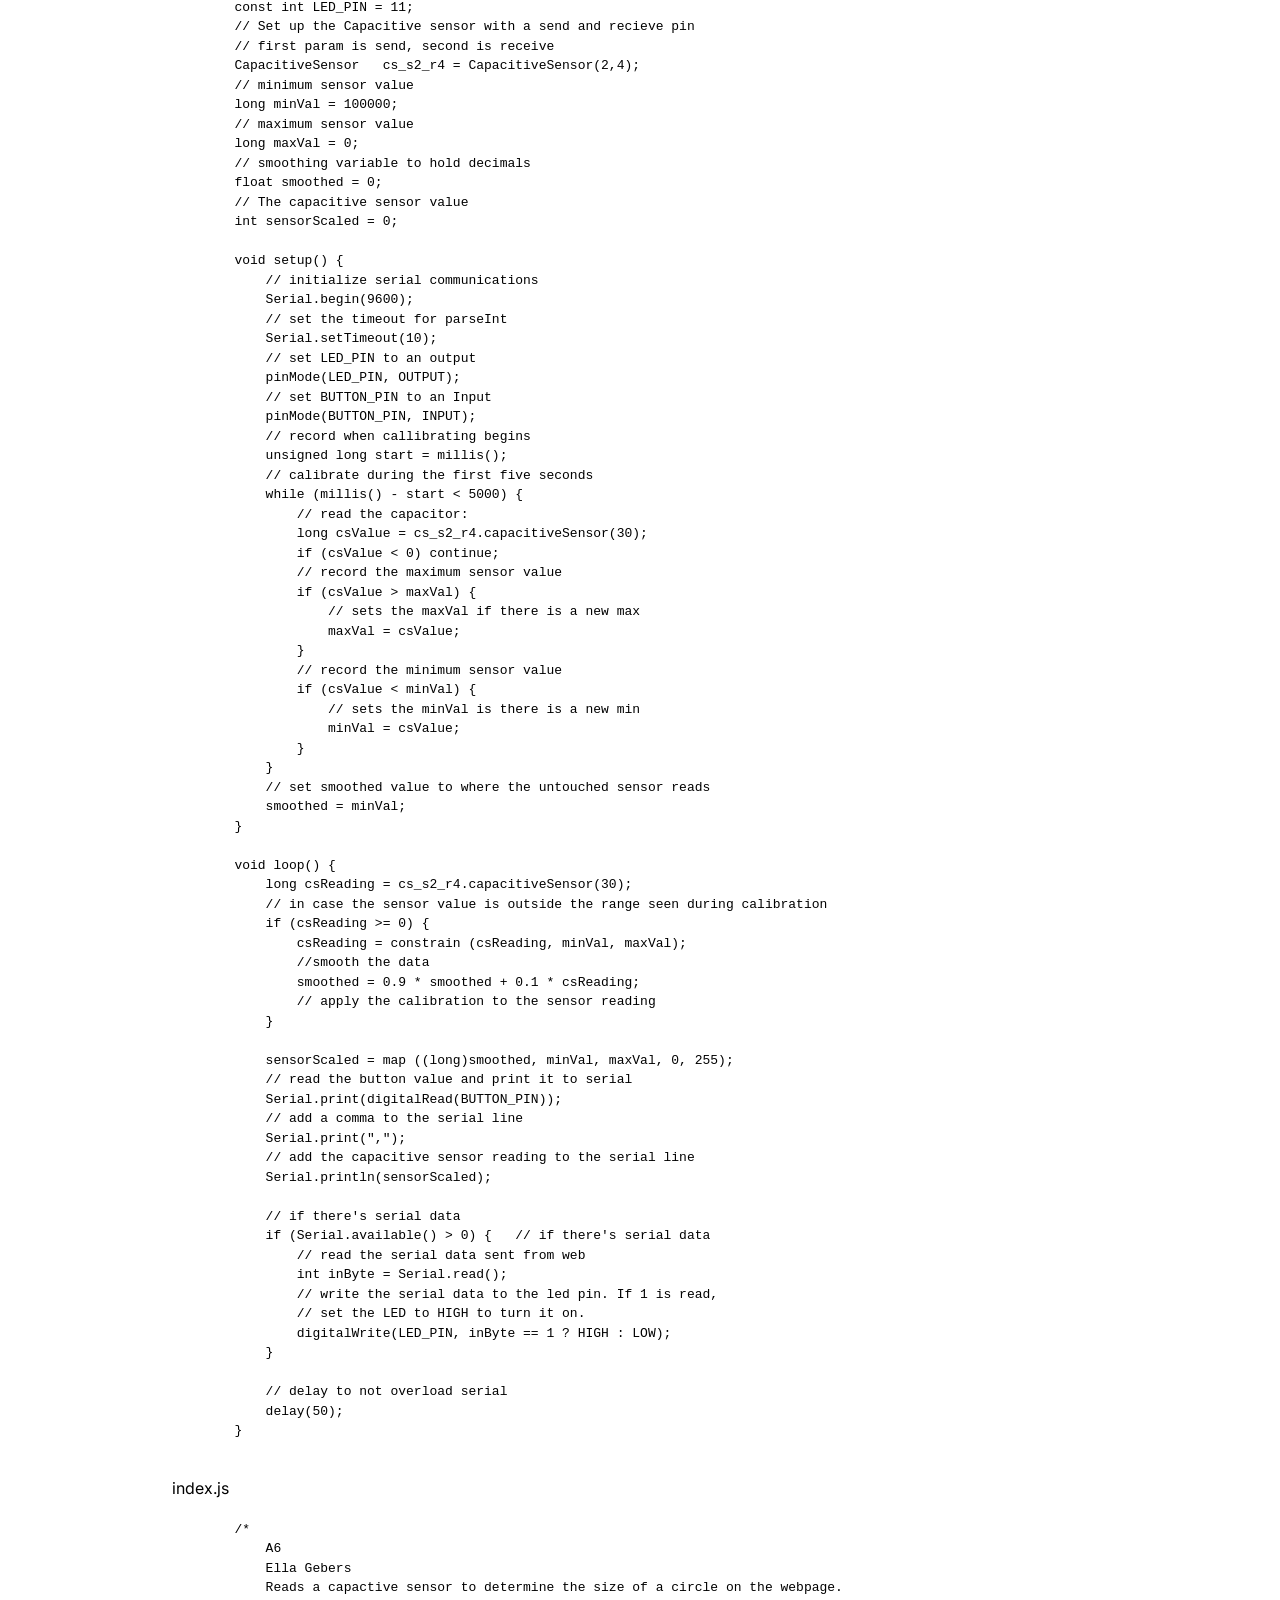
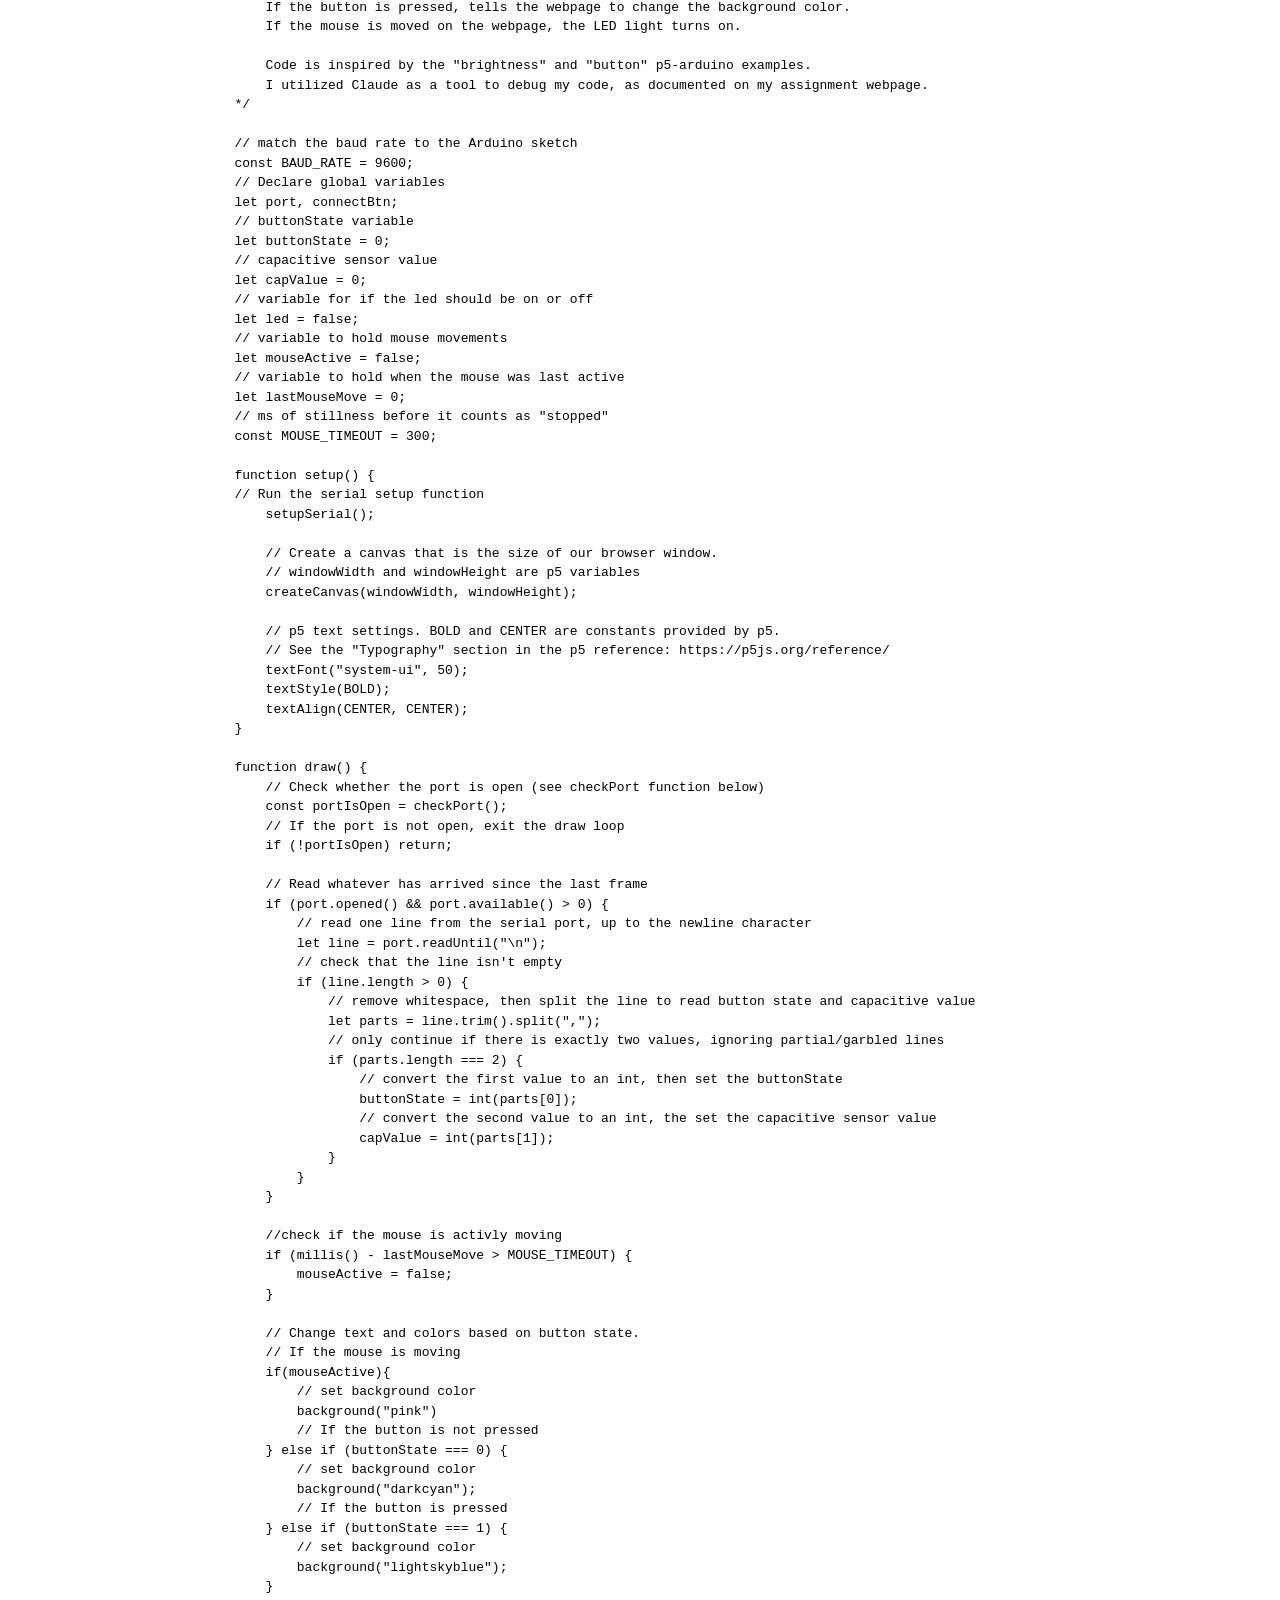
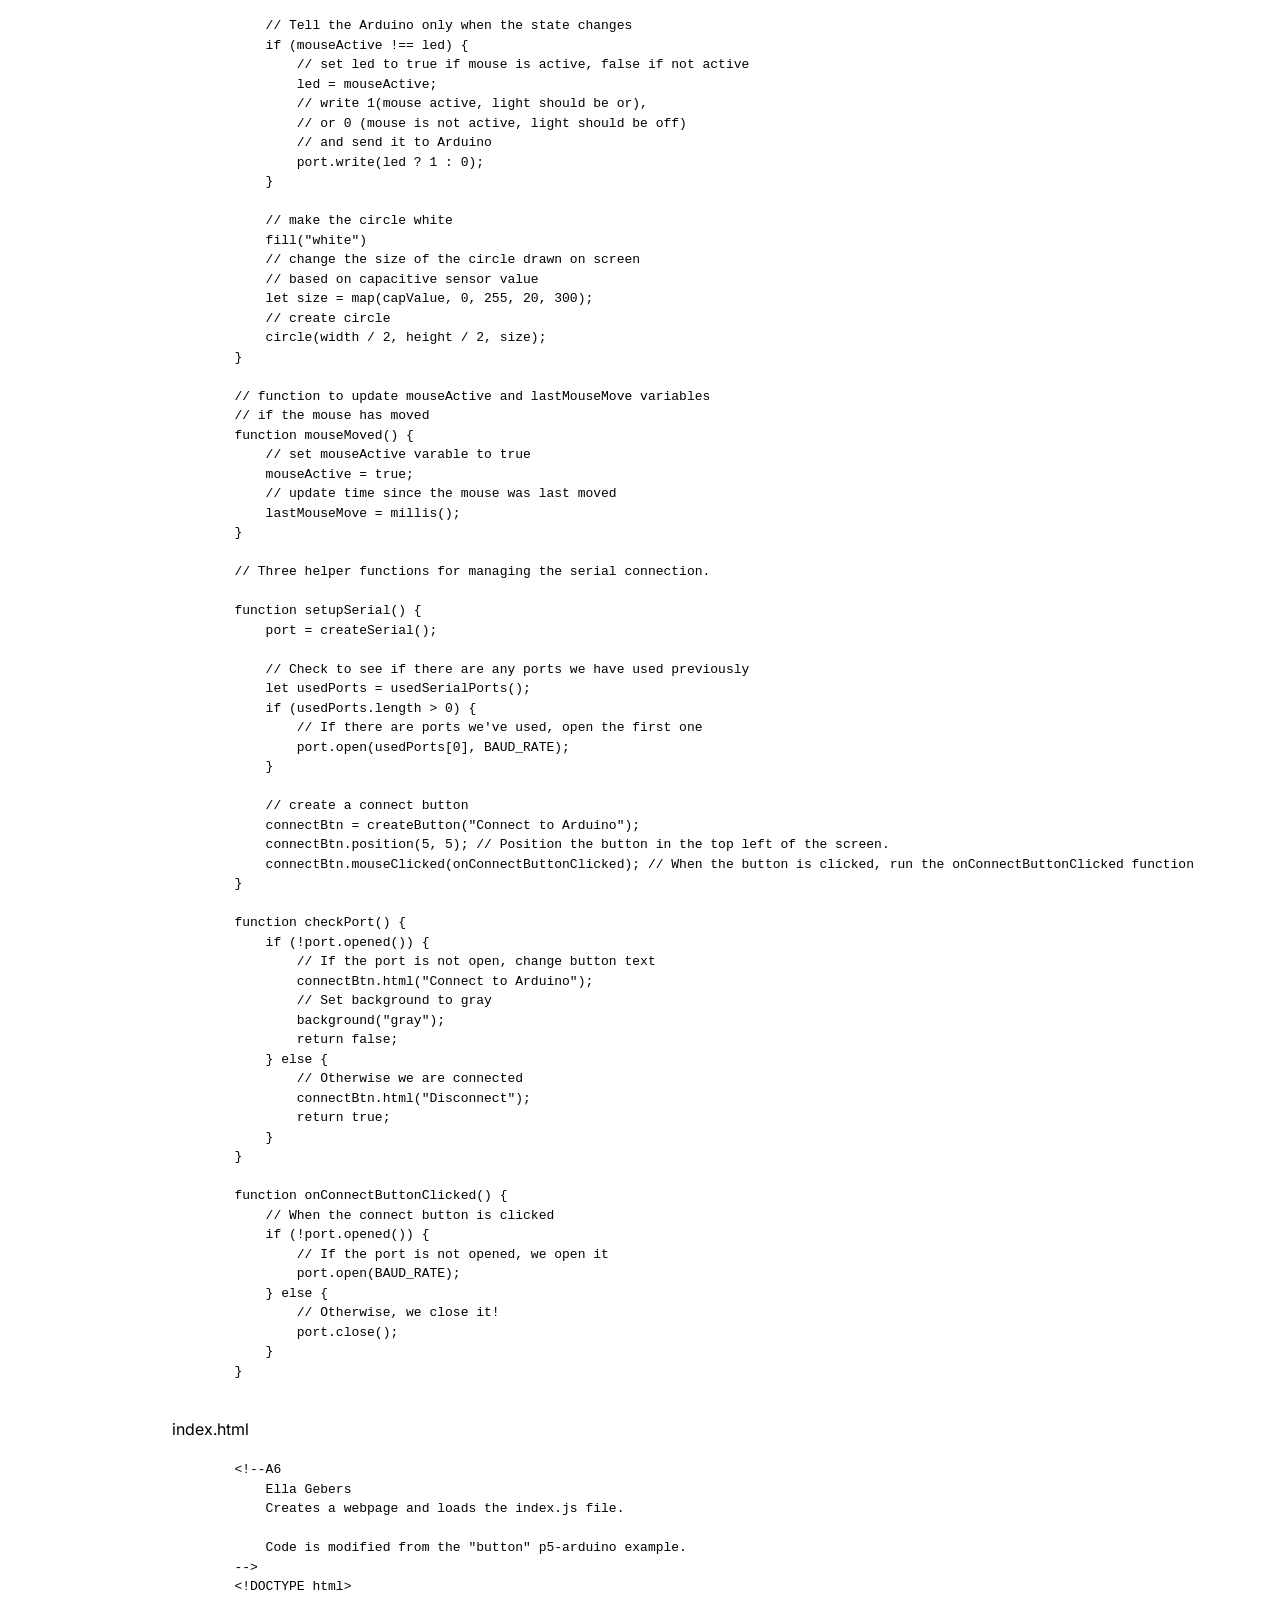
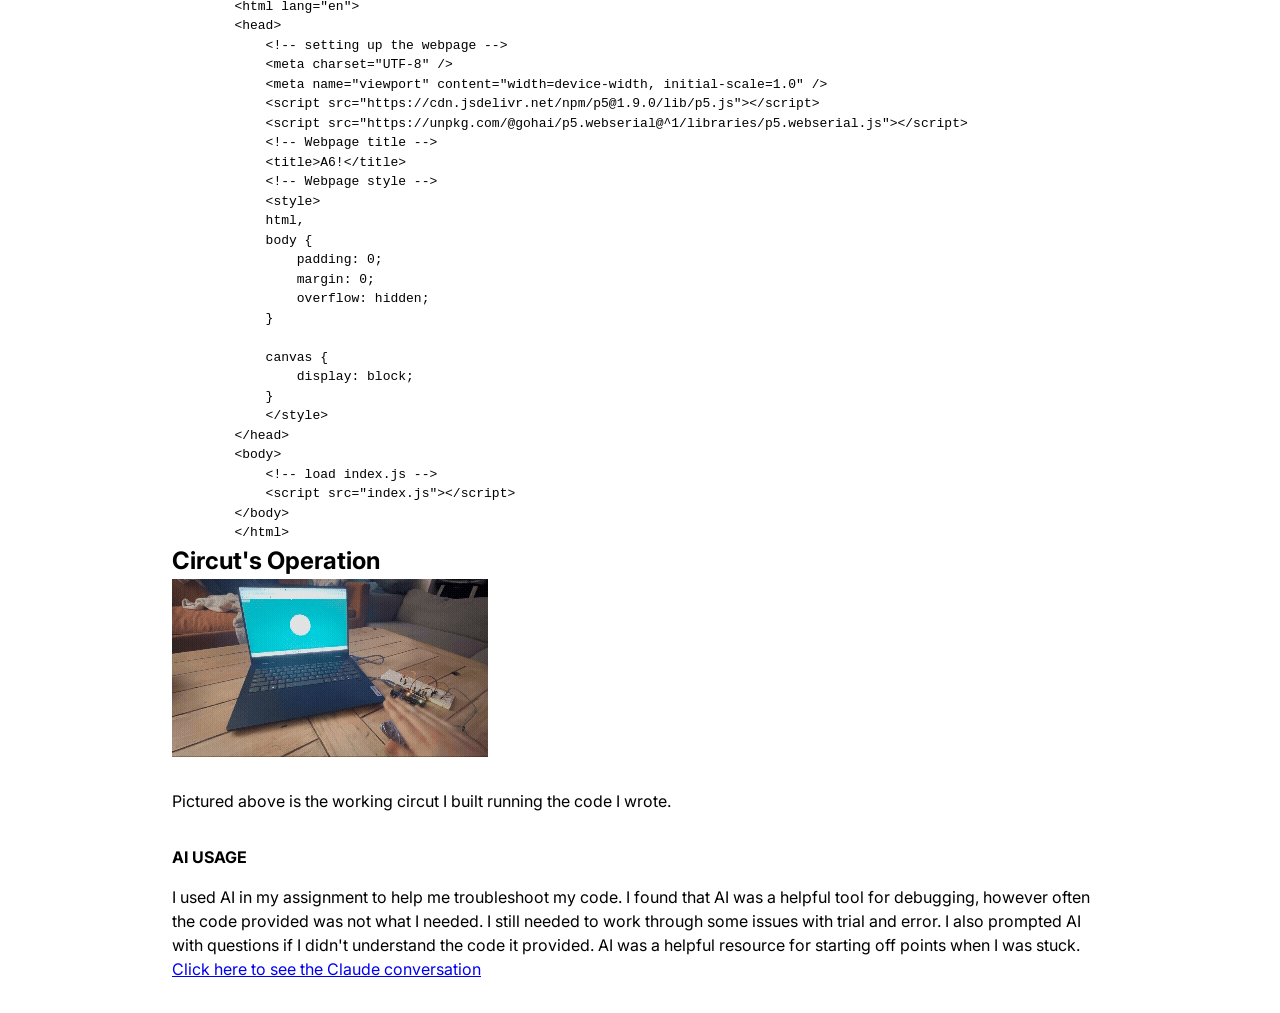
<file: docs/a6.html>
<!DOCTYPE html>
<html>
  <head>
    <meta charset="utf-8" />
    <meta name="viewport" content="width=device-width, maximum-scale=1.0" />

    <title>Ella Gebers's HCDE 439 Physical Computing Page!</title>

    <link href="style.css" rel="stylesheet" type="text/css" />
  </head>
  <body>
    <h1>Ella Gebers's Assignment 6!</h1>
    <img src="A6Video.gif" />
    <div class="header">
      <p>Here is all the documentation for assignment 6!</p>
    </div>
  </body>

  <body>
    <h2>Schematics and Calculations</h2>
    <img src="A6Schematic.jpg" />
    <div class="header">
      <p>Pictured above is the schematic of the the A6 circuits. I used the schematic to plan out how 
        to build the circut and determine what resiter I needed to use for
       the capacitive sensor. The capacitive sensor has a recive pin at Pin 4,
       a send pin at Pin 2, and utilizes a 5M ohm resistor.
       The 5M ohm resistor was chosen because I wanted the capacitive sensor to sense how close my hand was.
       This meant I needed to use a capacitor greater tan 1M ohm, which only responds to absolute touch.
       I played around with different resistor amounts during class when learning about capacitors,
       and determined that I would use 5M ohms for this assignmet since it responded to a hand hovering.
       The red LED uses 2V with a current of 20mA. Using Kirchoff's and Ohm's laws, I determined the resister needed to be 150 ohms for the red LED . 
       </p>
    </div>
  </body>

  <body>
    <h2>Circut</h2>
    <img src="A6Circuit.jpg" />
    <div class="header">
      <p>Pictured above is the circuts I built based off of the schematic I drew. 
        I used 5 1M ohm resistors to have a total resistance of 5M ohms, as according to my schematic.
        I used a resister of 220 ohms for the LED, since that was the closest resistor I had
        over the calculations of 150 ohms.</p>
    </div>
  </body>

  <body>
    <h2>Code Snippits</h2>
    
    <p>sketch.ino</p>
    <pre>
    <code>
        /*
            A6
            Ella Gebers
            Reads a capactive sensor to determine the size of a circle on the webpage. 
            If the button is pressed, tells the webpage to change the background color. 
            If the mouse is moved on the webpage, the LED light turns on.

            Code for calibrating the system is from "Calibration" Ardiuno built in examples,
            which is Public Domain. The capacitor code was made based on 11/3/26 in
            class examples.
        */

        // Capacitive Sensor library
        #include <CapacitiveSensor.h>
        // set the button to pin 7
        const int BUTTON_PIN = 7;
        // set the button to pin 11
        const int LED_PIN = 11;
        // Set up the Capacitive sensor with a send and recieve pin
        // first param is send, second is receive
        CapacitiveSensor   cs_s2_r4 = CapacitiveSensor(2,4);
        // minimum sensor value
        long minVal = 100000;
        // maximum sensor value
        long maxVal = 0;
        // smoothing variable to hold decimals
        float smoothed = 0;
        // The capacitive sensor value
        int sensorScaled = 0;

        void setup() {
            // initialize serial communications
            Serial.begin(9600);    
            // set the timeout for parseInt
            Serial.setTimeout(10); 
            // set LED_PIN to an output
            pinMode(LED_PIN, OUTPUT);
            // set BUTTON_PIN to an Input   
            pinMode(BUTTON_PIN, INPUT); 
            // record when callibrating begins
            unsigned long start = millis();
            // calibrate during the first five seconds
            while (millis() - start < 5000) {
                // read the capacitor:
                long csValue = cs_s2_r4.capacitiveSensor(30);
                if (csValue < 0) continue;
                // record the maximum sensor value
                if (csValue > maxVal) {
                    // sets the maxVal if there is a new max
                    maxVal = csValue;
                }  
                // record the minimum sensor value
                if (csValue < minVal) {
                    // sets the minVal is there is a new min
                    minVal = csValue;
                }  
            }
            // set smoothed value to where the untouched sensor reads
            smoothed = minVal;
        }

        void loop() {
            long csReading = cs_s2_r4.capacitiveSensor(30); 
            // in case the sensor value is outside the range seen during calibration
            if (csReading >= 0) {
                csReading = constrain (csReading, minVal, maxVal);
                //smooth the data
                smoothed = 0.9 * smoothed + 0.1 * csReading;
                // apply the calibration to the sensor reading
            }
            
            sensorScaled = map ((long)smoothed, minVal, maxVal, 0, 255);
            // read the button value and print it to serial
            Serial.print(digitalRead(BUTTON_PIN));
            // add a comma to the serial line
            Serial.print(",");
            // add the capacitive sensor reading to the serial line
            Serial.println(sensorScaled);
            
            // if there's serial data
            if (Serial.available() > 0) {   // if there's serial data
                // read the serial data sent from web
                int inByte = Serial.read();
                // write the serial data to the led pin. If 1 is read, 
                // set the LED to HIGH to turn it on. 
                digitalWrite(LED_PIN, inByte == 1 ? HIGH : LOW);
            }

            // delay to not overload serial
            delay(50);
        }
    </pre>
    </code>

    <p>index.js</p>
    <pre>
    <code>
        /*
            A6
            Ella Gebers
            Reads a capactive sensor to determine the size of a circle on the webpage. 
            If the button is pressed, tells the webpage to change the background color. 
            If the mouse is moved on the webpage, the LED light turns on.

            Code is inspired by the "brightness" and "button" p5-arduino examples. 
            I utilized Claude as a tool to debug my code, as documented on my assignment webpage.
        */

        // match the baud rate to the Arduino sketch
        const BAUD_RATE = 9600; 
        // Declare global variables
        let port, connectBtn; 
        // buttonState variable
        let buttonState = 0;
        // capacitive sensor value
        let capValue = 0;
        // variable for if the led should be on or off
        let led = false;
        // variable to hold mouse movements
        let mouseActive = false;
        // variable to hold when the mouse was last active
        let lastMouseMove = 0;
        // ms of stillness before it counts as "stopped"
        const MOUSE_TIMEOUT = 300; 

        function setup() {
        // Run the serial setup function
            setupSerial(); 

            // Create a canvas that is the size of our browser window.
            // windowWidth and windowHeight are p5 variables
            createCanvas(windowWidth, windowHeight);

            // p5 text settings. BOLD and CENTER are constants provided by p5.
            // See the "Typography" section in the p5 reference: https://p5js.org/reference/
            textFont("system-ui", 50);
            textStyle(BOLD);
            textAlign(CENTER, CENTER);
        }

        function draw() {
            // Check whether the port is open (see checkPort function below)
            const portIsOpen = checkPort(); 
            // If the port is not open, exit the draw loop
            if (!portIsOpen) return; 

            // Read whatever has arrived since the last frame
            if (port.opened() && port.available() > 0) {
                // read one line from the serial port, up to the newline character
                let line = port.readUntil("\n");
                // check that the line isn't empty
                if (line.length > 0) {
                    // remove whitespace, then split the line to read button state and capacitive value
                    let parts = line.trim().split(",");
                    // only continue if there is exactly two values, ignoring partial/garbled lines
                    if (parts.length === 2) {
                        // convert the first value to an int, then set the buttonState       
                        buttonState = int(parts[0]);
                        // convert the second value to an int, the set the capacitive sensor value
                        capValue = int(parts[1]);
                    }
                }
            }

            //check if the mouse is activly moving
            if (millis() - lastMouseMove > MOUSE_TIMEOUT) {
                mouseActive = false;
            }

            // Change text and colors based on button state.
            // If the mouse is moving
            if(mouseActive){
                // set background color
                background("pink")
                // If the button is not pressed
            } else if (buttonState === 0) {
                // set background color
                background("darkcyan"); 
                // If the button is pressed
            } else if (buttonState === 1) {
                // set background color
                background("lightskyblue"); 
            }

            // Tell the Arduino only when the state changes
            if (mouseActive !== led) {
                // set led to true if mouse is active, false if not active
                led = mouseActive;
                // write 1(mouse active, light should be or), 
                // or 0 (mouse is not active, light should be off)
                // and send it to Arduino
                port.write(led ? 1 : 0);
            }

            // make the circle white
            fill("white")
            // change the size of the circle drawn on screen
            // based on capacitive sensor value
            let size = map(capValue, 0, 255, 20, 300);
            // create circle
            circle(width / 2, height / 2, size);  
        }

        // function to update mouseActive and lastMouseMove variables
        // if the mouse has moved
        function mouseMoved() {
            // set mouseActive varable to true
            mouseActive = true;
            // update time since the mouse was last moved
            lastMouseMove = millis();
        }

        // Three helper functions for managing the serial connection.

        function setupSerial() {
            port = createSerial();

            // Check to see if there are any ports we have used previously
            let usedPorts = usedSerialPorts();
            if (usedPorts.length > 0) {
                // If there are ports we've used, open the first one
                port.open(usedPorts[0], BAUD_RATE);
            }

            // create a connect button
            connectBtn = createButton("Connect to Arduino");
            connectBtn.position(5, 5); // Position the button in the top left of the screen.
            connectBtn.mouseClicked(onConnectButtonClicked); // When the button is clicked, run the onConnectButtonClicked function
        }

        function checkPort() {
            if (!port.opened()) {
                // If the port is not open, change button text
                connectBtn.html("Connect to Arduino");
                // Set background to gray
                background("gray");
                return false;
            } else {
                // Otherwise we are connected
                connectBtn.html("Disconnect");
                return true;
            }
        }

        function onConnectButtonClicked() {
            // When the connect button is clicked
            if (!port.opened()) {
                // If the port is not opened, we open it
                port.open(BAUD_RATE);
            } else {
                // Otherwise, we close it!
                port.close();
            }
        }
    </pre>
    </code>

    <p>index.html</p>
        <pre><code class="language-html">
        &lt;!--A6
            Ella Gebers
            Creates a webpage and loads the index.js file.

            Code is modified from the "button" p5-arduino example.
        --&gt;
        &lt;!DOCTYPE html&gt;
        &lt;html lang="en"&gt;
        &lt;head&gt;
            &lt;!-- setting up the webpage --&gt;
            &lt;meta charset="UTF-8" /&gt;
            &lt;meta name="viewport" content="width=device-width, initial-scale=1.0" /&gt;
            &lt;script src="https://cdn.jsdelivr.net/npm/p5@1.9.0/lib/p5.js"&gt;&lt;/script&gt;
            &lt;script src="https://unpkg.com/@gohai/p5.webserial@^1/libraries/p5.webserial.js"&gt;&lt;/script&gt;
            &lt;!-- Webpage title --&gt;
            &lt;title&gt;A6!&lt;/title&gt;
            &lt;!-- Webpage style --&gt;
            &lt;style&gt;
            html,
            body {
                padding: 0;
                margin: 0;
                overflow: hidden;
            }

            canvas {
                display: block;
            }
            &lt;/style&gt;
        &lt;/head&gt;
        &lt;body&gt;
            &lt;!-- load index.js --&gt;
            &lt;script src="index.js"&gt;&lt;/script&gt;
        &lt;/body&gt;
        &lt;/html&gt;</code></pre>
  </body>

  <body>
    <h2>Circut's Operation</h2>
    <img src="A6Video.gif" />
    <div class="header">
      <p>Pictured above is the working circut I built running the code I wrote.</p>
    </div>
  </body>

  <body>
    <div class="header">
      <p><b> AI USAGE </b></p>
    </div>
        <p>I used AI in my assignment to help me troubleshoot my code. I found that AI was a helpful
          tool for debugging, however often the code provided was not what I needed. I still needed to
          work through some issues with trial and error. I also prompted AI with questions if I didn't 
          understand the code it provided. AI was a helpful resource for starting off points when I was stuck.
        </p>
        <a href=https://claude.ai/share/3c54c9aa-1bbd-4a1d-a73d-3f925e7dec7f>Click here to see the Claude conversation</a>
</file>
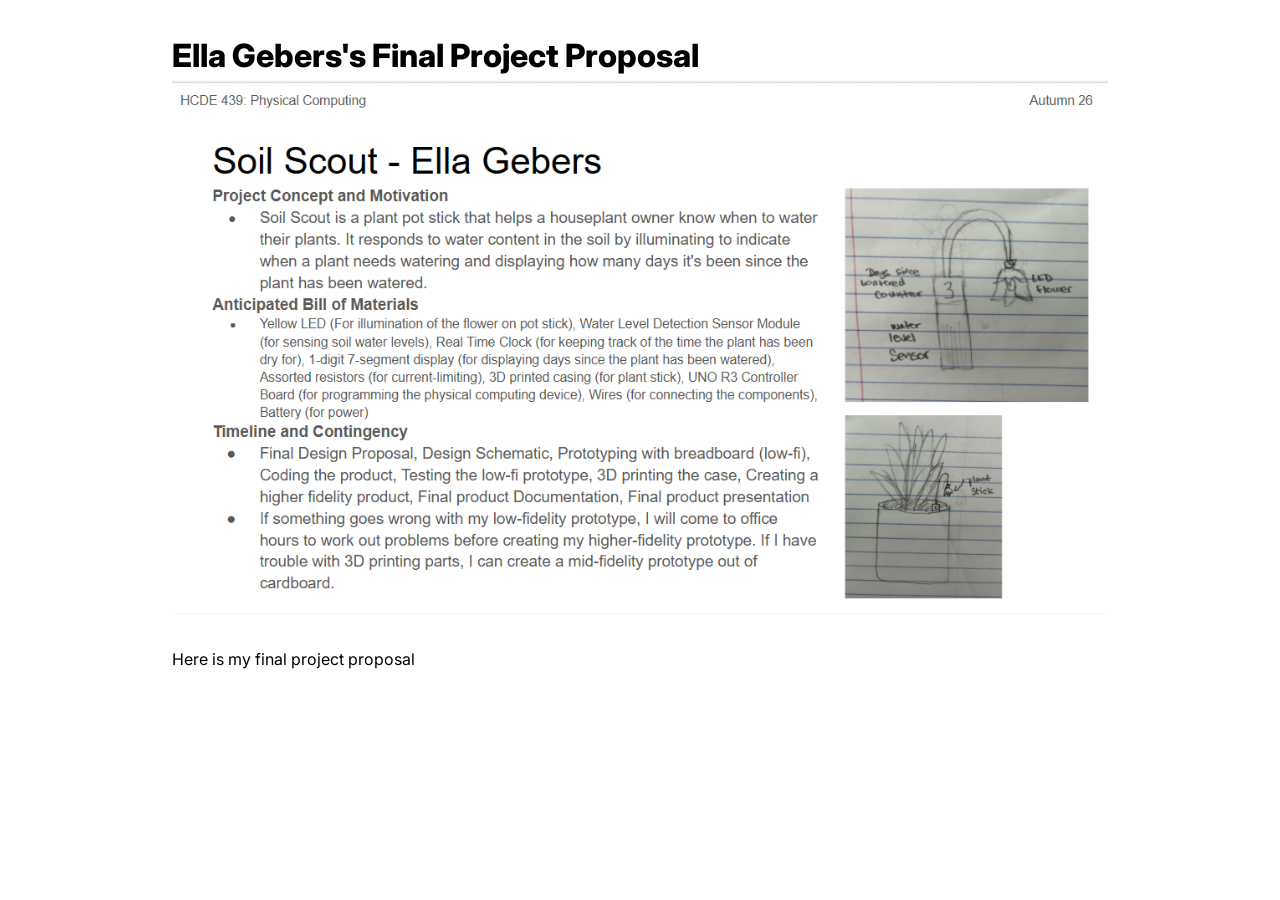
<file: docs/final.html>
<!DOCTYPE html>
<html>
  <head>
    <meta charset="utf-8" />
    <meta name="viewport" content="width=device-width, maximum-scale=1.0" />

    <title>Ella Gebers's HCDE 439 Physical Computing Page!</title>

    <link href="style.css" rel="stylesheet" type="text/css" />
  </head>
  <body>
    <h1>Ella Gebers's Final Project Proposal</h1>
    <img src="Proposal.png" />
    <div class="header">
      <p>Here is my final project proposal</p>
    </div>
  </body>
</file>
<file: docs/style.css>
@import url("https://fonts.googleapis.com/css2?family=Inter:wght@100;200;300;400;500;600;700;800;900&display=swap");

*,
*::before,
*::after {
  box-sizing: border-box;
}

* {
  margin: 0;
}

p {
  margin-top: 1em;
}

p + p {
  margin-top: 1em;
}

img,
picture,
video,
canvas,
svg {
  display: block;
  max-width: 100%;
}

body {
  font-family: "Inter", sans-serif;
  line-height: 1.5;
  -webkit-font-smoothing: antialiased;
  max-width: 1000px;
  padding: 2em;
  margin: auto;
}

h1 {
  font-weight: 800;
}

h2 {
  font-weight: 700;
}

.header {
  display: flex;
  gap: 1em;
  margin-top: 1em;
}

.header img {
  width: 50%;
  object-fit: cover;
}

.grid {
  display: grid;
  grid-template-columns: repeat(auto-fit, minmax(250px, 1fr));
  gap: 1em;
  margin-top: 2em;
}

.assignment a {
  color: #000;
  text-decoration: none;
}

.assignment a:hover {
  color: #f06;
}

.assignment img {
  aspect-ratio: 1;
  object-fit: cover;
}

.assignment p {
  margin-top: 0.5em;
}
</file>
